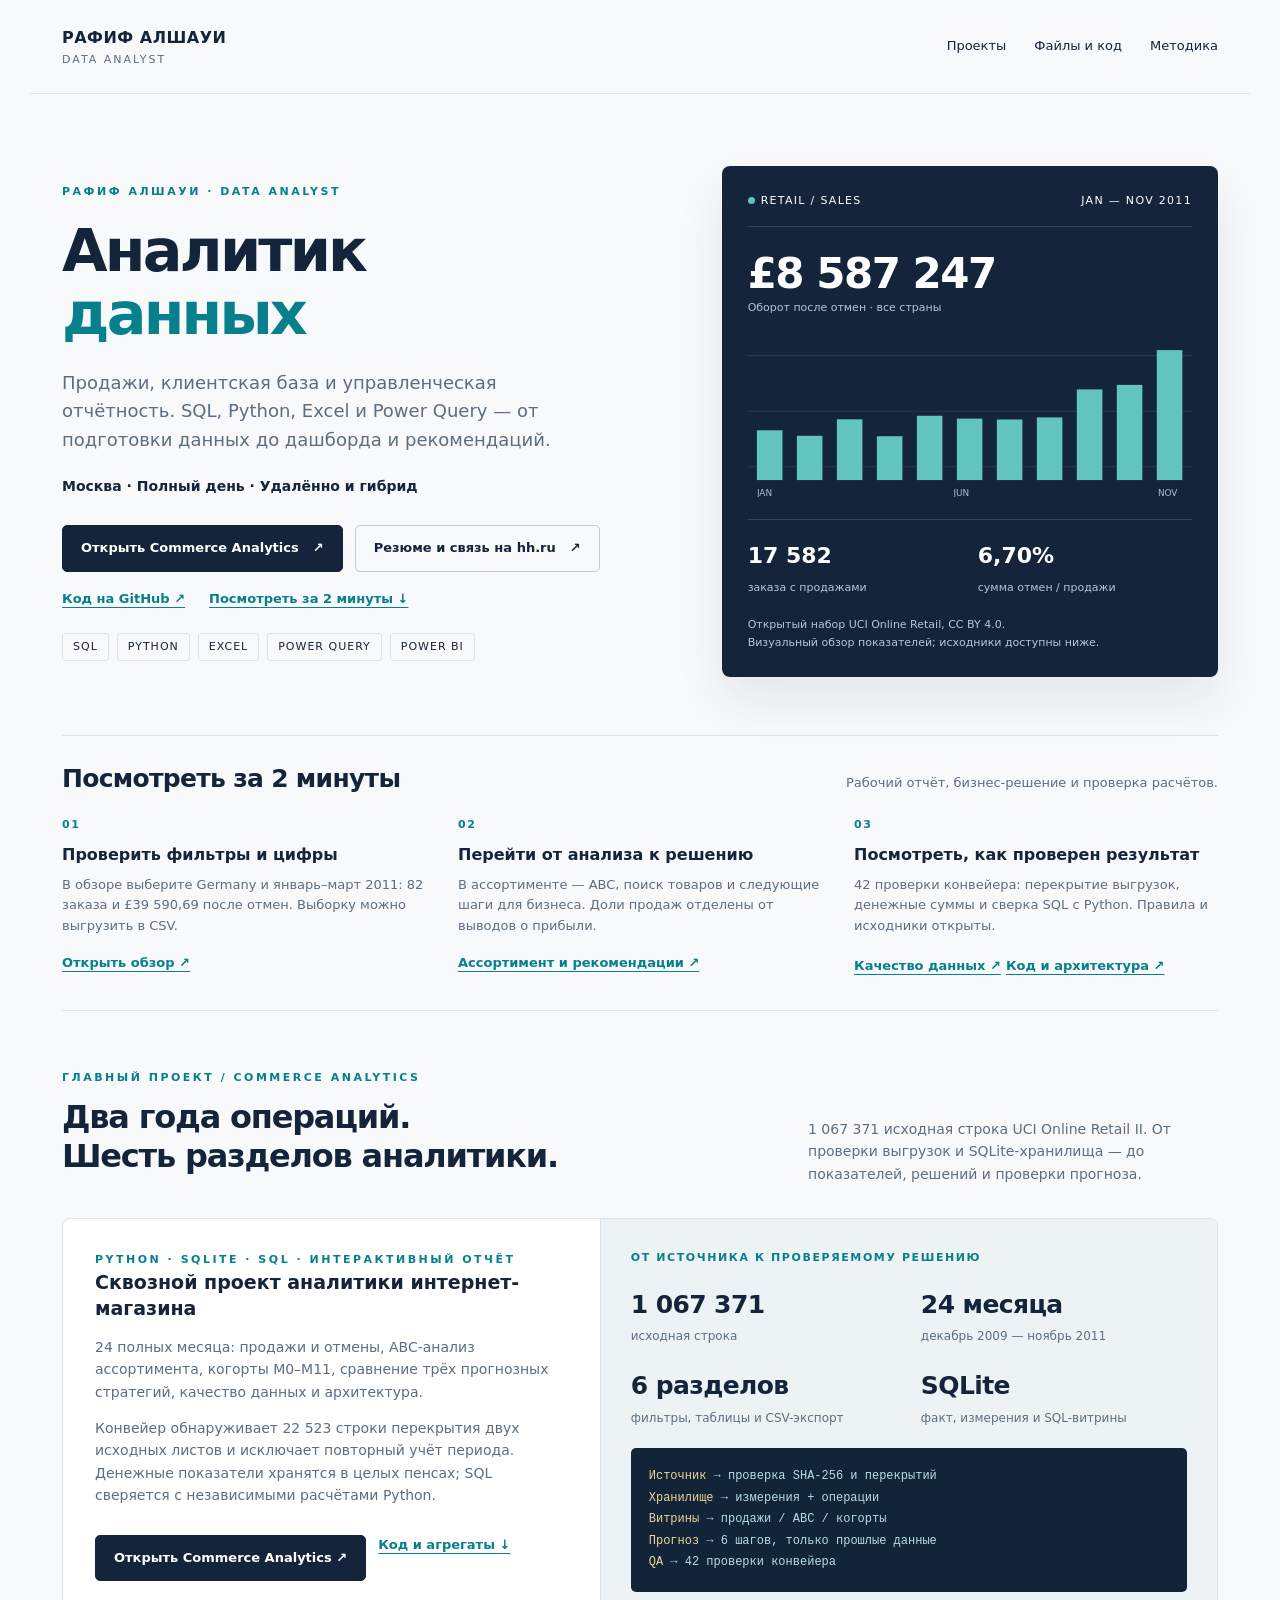
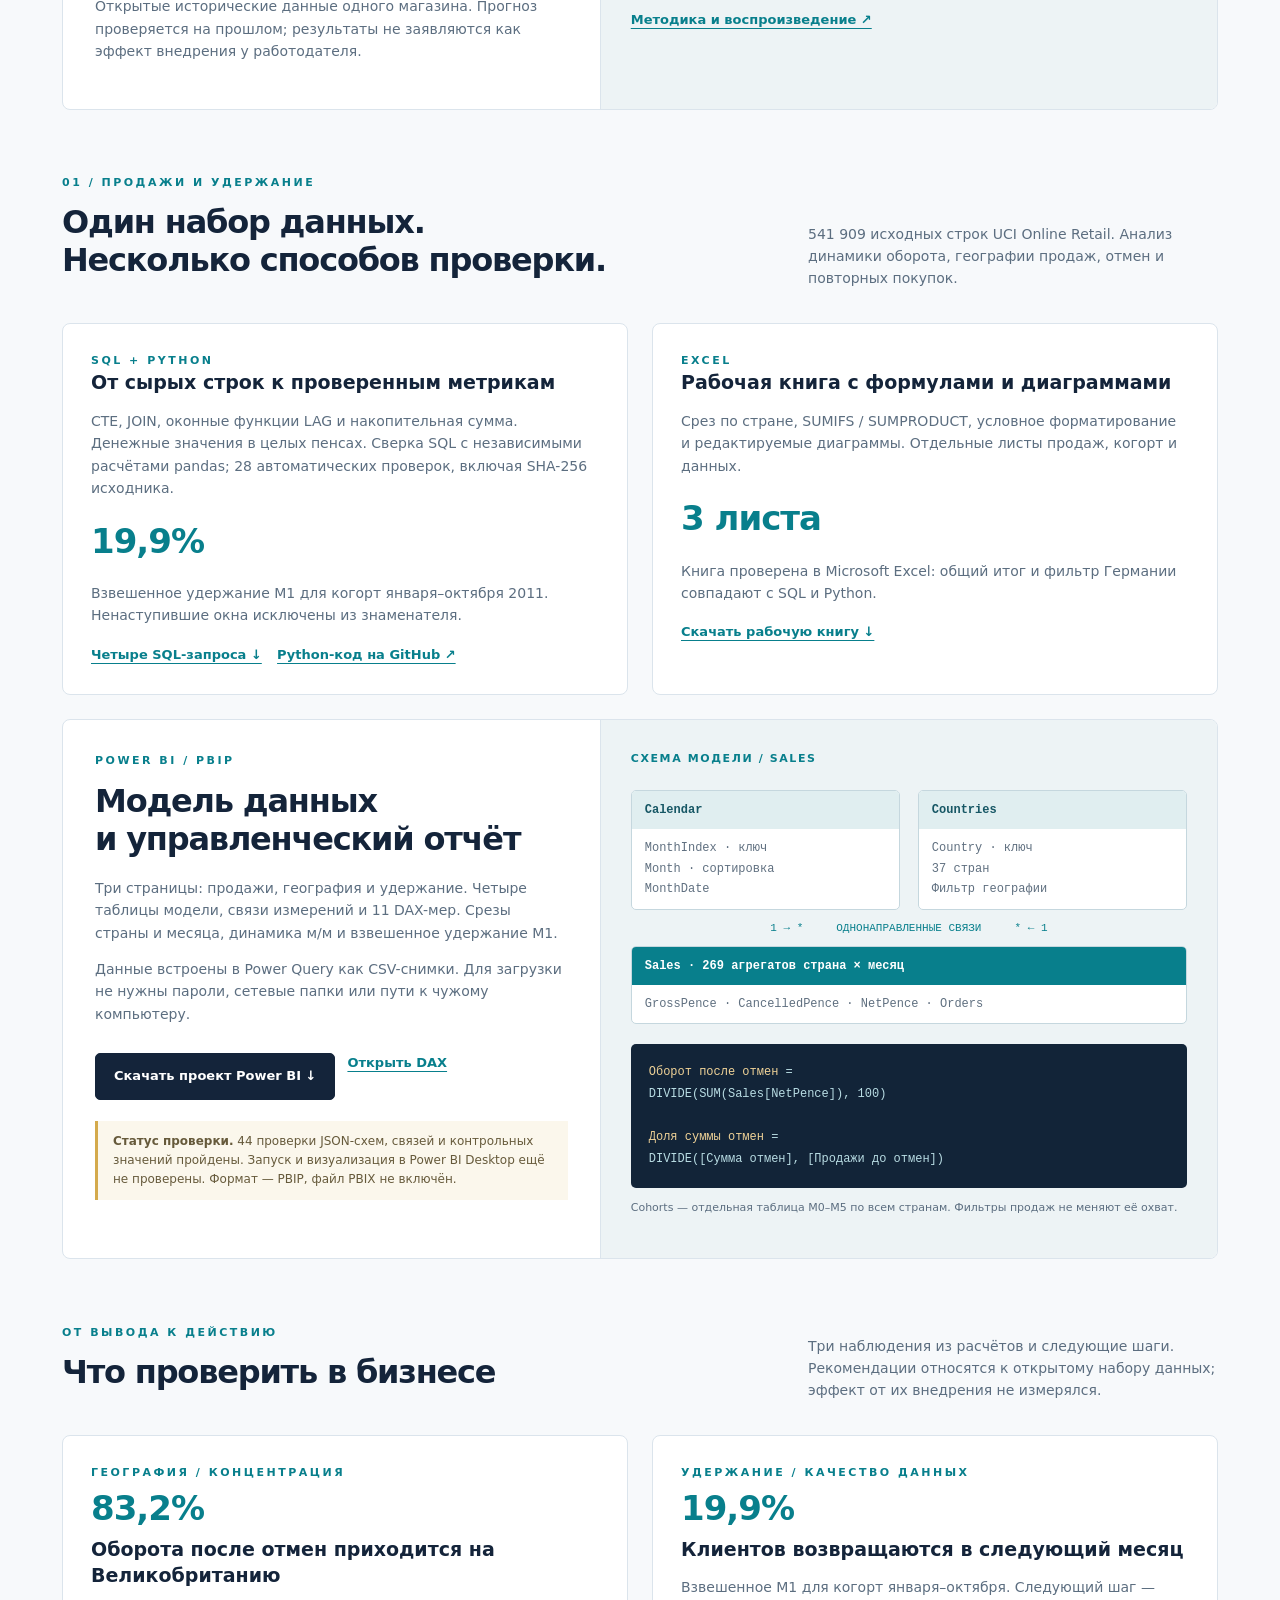
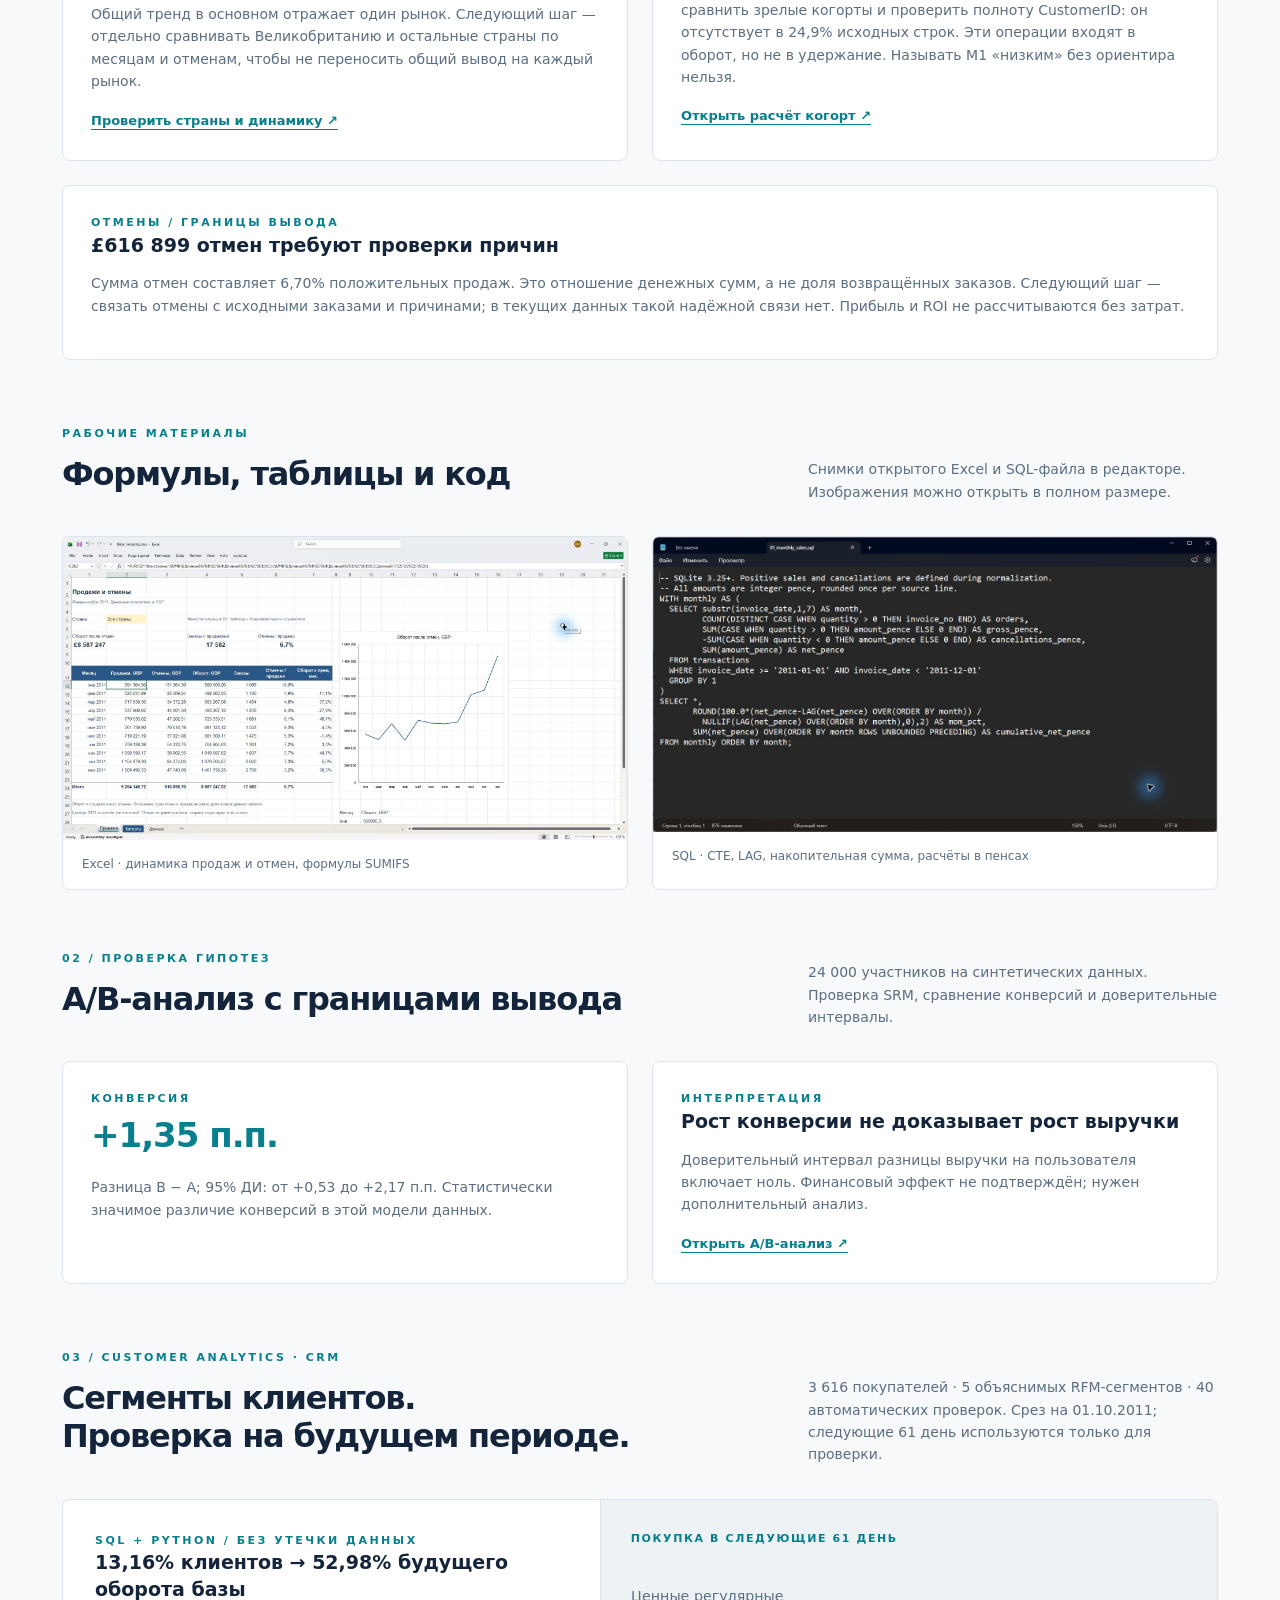
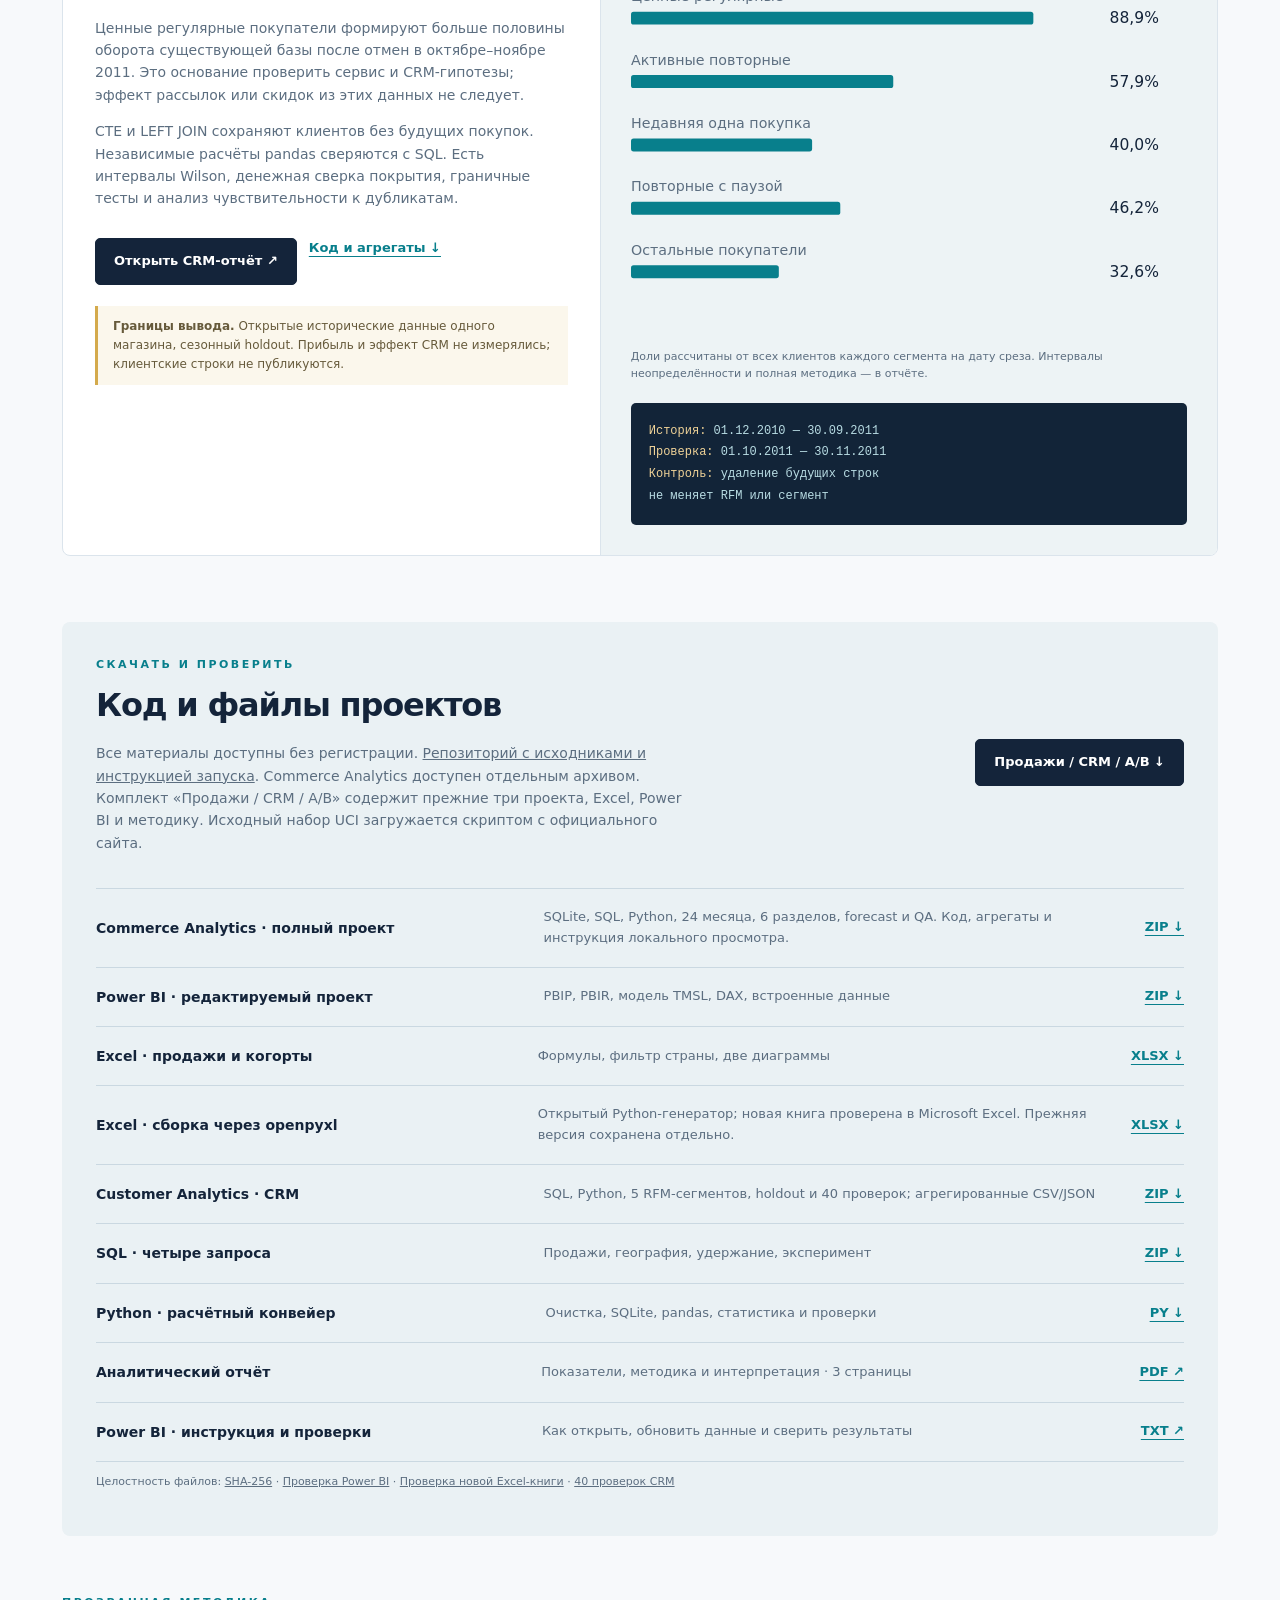
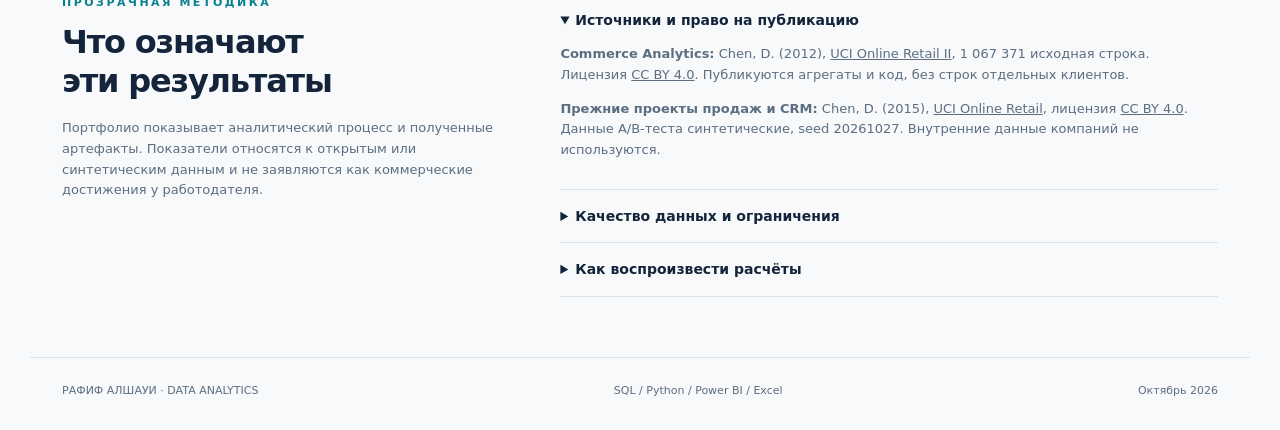
<file: index.html>
<!doctype html>
<html lang="ru"><head><meta charset="utf-8"><meta name="viewport" content="width=device-width,initial-scale=1">
<title>Рафиф Алшауи — аналитика данных</title><meta name="description" content="Рафиф Алшауи — аналитик данных. Москва, полный день, удалённо и гибрид. SQL, Python, Excel, Power Query. Интерактивные проекты, открытый код и резюме на hh.ru.">
<meta property="og:title" content="Рафиф Алшауи — аналитика данных"><meta property="og:description" content="От исходных данных до проверяемых выводов. Power BI, SQL, Python и Excel.">
<style>
:root{--ink:#14243a;--muted:#5c6e80;--accent:#087f8c;--line:#dbe4ec;--paper:#f7f9fb;--gold:#d6a745}*{box-sizing:border-box}html{scroll-behavior:smooth}body{margin:0;color:var(--ink);background:var(--paper);font:16px/1.6 'Segoe UI',system-ui,sans-serif}a{color:inherit}button,a{touch-action:manipulation}a:focus-visible,button:focus-visible,summary:focus-visible{outline:3px solid var(--gold);outline-offset:5px}header,main,footer{max-width:1220px;margin:auto;padding-left:32px;padding-right:32px}header{display:flex;align-items:center;justify-content:space-between;padding-top:25px;padding-bottom:25px;border-bottom:1px solid var(--line)}.name{font-weight:750;letter-spacing:.5px;text-decoration:none}.name span{display:block;font-size:11px;font-weight:500;letter-spacing:2px;color:var(--muted)}nav{display:flex;gap:28px;font-size:13px}nav a{text-decoration:none}nav a:hover{color:var(--accent)}.hero{display:grid;grid-template-columns:1.2fr 1fr;gap:64px;align-items:center;padding:72px 0 58px}.kicker{font-size:11px;font-weight:750;letter-spacing:2.5px;color:var(--accent);text-transform:uppercase}h1{font-size:clamp(38px,4.6vw,62px);line-height:1.07;letter-spacing:-2.8px;font-weight:650;margin:18px 0 24px}h1 em{font-style:normal;color:var(--accent)}h2{font-size:32px;letter-spacing:-1.2px;line-height:1.2;margin:12px 0 18px;font-weight:650}h3{font-size:19px;line-height:1.4;margin:0 0 10px}.intro{font-size:18px;color:var(--muted);max-width:540px}.actions{display:flex;flex-wrap:wrap;gap:12px;margin-top:28px}.button{padding:12px 18px;background:var(--ink);color:#fff;border:1px solid var(--ink);border-radius:5px;font-size:13px;font-weight:650;text-decoration:none;display:inline-flex;gap:14px;align-items:center}.button:hover{background:var(--accent);border-color:var(--accent)}.button.light{background:transparent;color:var(--ink);border-color:#bccbd7}.button.light:hover{border-color:var(--accent)}.tags{display:flex;gap:8px;flex-wrap:wrap;margin-top:28px}.tag{font-size:11px;letter-spacing:1px;border:1px solid var(--line);padding:4px 10px;border-radius:3px}.report-preview{padding:26px;background:var(--ink);color:#fff;border-radius:8px;box-shadow:0 24px 50px #14243a15}.report-preview .tiny{color:#b4c8d7}.preview-head{display:flex;justify-content:space-between;align-items:center;border-bottom:1px solid #ffffff25;padding-bottom:16px;font-size:11px;letter-spacing:1.3px}.dot{width:7px;height:7px;display:inline-block;border-radius:50%;background:#60c5bf;margin-right:6px}.big{font-size:42px;line-height:1.2;font-weight:600;letter-spacing:-1.5px;margin-top:22px}.tiny{font-size:11px;color:var(--muted)}.mini-grid{display:grid;grid-template-columns:1fr 1fr;gap:16px;margin-top:22px;border-top:1px solid #ffffff25;padding-top:18px}.mini-grid b{display:block;font-size:22px;font-weight:550}.report-preview svg{width:100%;margin-top:22px;display:block}.strip{display:grid;grid-template-columns:repeat(3,1fr);gap:32px;border-top:1px solid var(--line);border-bottom:1px solid var(--line);padding:25px 0;margin-bottom:60px}.strip b{display:block;font-size:14px}.strip span{font-size:12px;color:var(--muted)}section{scroll-margin-top:26px}.section-head{display:flex;justify-content:space-between;gap:30px;align-items:flex-end;margin-bottom:25px}.section-head p{max-width:410px;color:var(--muted);font-size:14px;margin:0 0 8px}.feature{margin-top:24px;display:grid;grid-template-columns:1fr 1.15fr;gap:0;background:#fff;border:1px solid var(--line);border-radius:8px;overflow:hidden}.feature-copy{padding:32px}.feature-copy p{font-size:14px;color:var(--muted)}.feature-art{padding:30px;background:#edf3f5;border-left:1px solid var(--line)}.model-label{font-size:11px;letter-spacing:1.6px;font-weight:700;margin-bottom:22px;color:var(--accent)}.model{display:grid;grid-template-columns:1fr 1fr;gap:18px}.table{background:#fff;border:1px solid #c5d7de;border-radius:5px;overflow:hidden;font:12px/1.7 Consolas,monospace}.table b{display:block;background:#e0eef0;color:#175765;padding:9px 13px}.table p{margin:0;padding:9px 13px;color:#607080}.table.fact{grid-column:1/-1}.table.fact b{background:var(--accent);color:white}.relation{text-align:center;font:11px Consolas,monospace;color:var(--accent);margin:12px 0}.code{background:#122438;color:#b8dce3;padding:18px;border-radius:5px;font:12px/1.8 Consolas,monospace;overflow:auto;white-space:pre-wrap;word-break:break-word;margin-top:20px}.code strong{color:#efd297;font-weight:normal}.status{border-left:3px solid #d4aa4c;padding:11px 15px;background:#fbf7ec;font-size:12px;color:#665a3b;margin-top:21px}.cards{display:grid;grid-template-columns:1fr 1fr;gap:24px;margin-top:24px}.case{background:#fff;border:1px solid var(--line);border-radius:8px;padding:28px}.case p{font-size:14px;color:var(--muted)}.case .metric{font-size:34px;color:var(--accent);font-weight:600;letter-spacing:-1px}.textlink{font-size:13px;color:var(--accent);font-weight:600;text-underline-offset:4px}.evidence{padding-top:65px}.shots{display:grid;grid-template-columns:1fr 1fr;gap:24px}.shot{margin:0;border:1px solid var(--line);border-radius:7px;background:white;overflow:hidden}.shot a{display:block}.shot img{width:100%;display:block;height:auto}.shot figcaption{padding:15px 19px;font-size:12px;color:var(--muted)}.download-section{margin:66px 0 0;padding:34px;background:#eaf1f4;border-radius:8px}.download-top{display:flex;gap:30px;align-items:center;justify-content:space-between}.download-top p{font-size:14px;color:var(--muted);max-width:600px}.download-list{margin-top:20px;border-top:1px solid #cad8e1}.download-row{display:grid;grid-template-columns:1.1fr 1.5fr auto;align-items:center;gap:25px;padding:18px 0;border-bottom:1px solid #cad8e1;font-size:13px}.download-row strong{font-size:14px}.download-row span{color:var(--muted)}.download-row a{color:var(--accent);font-weight:700;text-underline-offset:4px;white-space:nowrap}.method{margin-top:58px;display:grid;grid-template-columns:.8fr 1.2fr;gap:60px}.method p,.method li{font-size:13px;color:var(--muted)}.method ul{padding-left:20px}.method li{margin:9px 0}details{border-bottom:1px solid var(--line);padding:15px 0}summary{cursor:pointer;font-size:14px;font-weight:600}footer{margin-top:60px;border-top:1px solid var(--line);padding-top:24px;padding-bottom:30px;display:flex;justify-content:space-between;gap:25px;font-size:11px;color:var(--muted)}@media(max-width:900px){.hero{gap:30px}.hero h1{font-size:45px}.feature{grid-template-columns:1fr}.feature-art{border-left:0;border-top:1px solid var(--line)}.method{gap:25px}.download-top{display:block}}@media(max-width:640px){header,main,footer{padding-left:20px;padding-right:20px}header{align-items:start}nav{gap:16px;font-size:12px}nav a:first-child{display:none}.hero{grid-template-columns:1fr;padding:40px 0;gap:30px}.hero h1{font-size:43px;letter-spacing:-2px}.intro{font-size:16px}.strip{grid-template-columns:1fr;gap:15px;margin-bottom:40px}.section-head{display:block}.section-head p{margin-top:15px}.cards,.shots,.method{grid-template-columns:1fr}.feature-copy,.feature-art,.case,.download-section{padding:23px}.download-row{grid-template-columns:1fr auto;gap:8px}.download-row span{grid-column:1/-1;grid-row:2}.download-row strong{font-size:13px}.method{gap:10px}footer{display:block}footer span{display:block;margin-top:7px}h2{font-size:28px}}

/* commerce-integration:style */
.commerce-feature{margin-bottom:64px}.commerce-stats{display:grid;grid-template-columns:1fr 1fr;gap:24px}.commerce-stats b{display:block;font-size:25px;letter-spacing:-.6px;line-height:1.3}.commerce-stats span{display:block;color:var(--muted);font-size:12px;margin-top:6px}.commerce-feature .feature-art .textlink{display:inline-block;margin-top:18px}@media(max-width:640px){.commerce-stats{gap:22px 15px}.commerce-stats b{font-size:21px}.commerce-feature{margin-bottom:44px}}

/* Recruiter overview: role, availability and a short evidence route. */
.availability{margin:20px 0 0;font-size:14px;font-weight:650;color:var(--ink)}.support-links{display:flex;flex-wrap:wrap;gap:12px 24px;margin-top:17px}.hero .tags{margin-top:23px}.quick-tour{border-top:1px solid var(--line);border-bottom:1px solid var(--line);padding:28px 0 32px;margin-bottom:58px}.tour-heading{display:flex;gap:24px;align-items:baseline;justify-content:space-between;margin-bottom:22px}.tour-heading h2{font-size:25px;letter-spacing:-.7px;margin:0}.tour-heading p{font-size:13px;color:var(--muted);margin:0}.tour-list{list-style:none;padding:0;margin:0;display:grid;grid-template-columns:repeat(3,minmax(0,1fr));gap:32px}.tour-list li{min-width:0}.tour-number{display:block;color:var(--accent);font-size:11px;font-weight:750;letter-spacing:1.5px;margin-bottom:10px}.tour-list h3{font-size:16px;line-height:1.35;margin-bottom:9px}.tour-list p{font-size:13px;line-height:1.6;color:var(--muted);margin:0 0 12px}.tour-code{display:inline-block;margin-top:7px;margin-left:0}@media(max-width:900px){.tour-heading{display:block}.tour-heading p{margin-top:8px}.tour-list{gap:22px}}@media(max-width:640px){.hero .actions .button{width:100%;justify-content:space-between}.availability{line-height:1.7}.tour-list{grid-template-columns:1fr;gap:25px}.quick-tour{margin-bottom:40px;padding:24px 0}.tour-heading h2{font-size:24px}.support-links{gap:12px 20px}}
</style></head><body>
<header><a href="#" class="name">РАФИФ АЛШАУИ<span>DATA ANALYST</span></a><nav aria-label="Навигация"><a href="#commerce">Проекты</a><a href="#files">Файлы и код</a><a href="#method">Методика</a></nav></header>
<main>
<section class="hero"><div><div class="kicker">Рафиф Алшауи · Data Analyst</div><h1>Аналитик<br><em>данных</em></h1><p class="intro">Продажи, клиентская база и управленческая отчётность. SQL, Python, Excel и Power Query — от подготовки данных до дашборда и рекомендаций.</p><p class="availability">Москва · Полный день · Удалённо и гибрид</p><div class="actions"><!-- commerce-integration:hero:start --><a class="button" href="commerce_platform/">Открыть Commerce Analytics <span>↗</span></a><!-- commerce-integration:hero:end --><a class="button light" href="https://hh.ru/resume/2a6c4483ff1150b8ce0039ed1f717246704a79" target="_blank" rel="noopener">Резюме и связь на hh.ru <span>↗</span></a></div><div class="support-links"><a class="textlink" href="https://github.com/ManhalRR/Rafif">Код на GitHub ↗</a><a class="textlink" href="#quick-tour">Посмотреть за 2 минуты ↓</a></div><div class="tags"><span class="tag">SQL</span><span class="tag">PYTHON</span><span class="tag">EXCEL</span><span class="tag">POWER QUERY</span><span class="tag">POWER BI</span></div></div>
<div class="report-preview" aria-label="Контрольные показатели проекта продаж"><div class="preview-head"><span><i class="dot"></i>RETAIL / SALES</span><span>JAN — NOV 2011</span></div><div class="big">£8 587 247</div><div class="tiny">Оборот после отмен · все страны</div><svg viewBox="0 0 400 142" role="img" aria-label="Динамика оборота, январь–ноябрь 2011"><path d="M0 115H400M0 65H400M0 15H400" stroke="#ffffff16"/><g fill="#62c4bf"><rect x="8" y="82.18" width="23" height="44.82"/><rect x="44" y="87.13" width="23" height="39.87"/><rect x="80" y="72.31" width="23" height="54.69"/><rect x="116" y="87.52" width="23" height="39.48"/><rect x="152" y="69.10" width="23" height="57.90"/><rect x="188" y="71.68" width="23" height="55.32"/><rect x="224" y="72.47" width="23" height="54.53"/><rect x="260" y="70.59" width="23" height="56.41"/><rect x="296" y="45.38" width="23" height="81.62"/><rect x="332" y="41.30" width="23" height="85.70"/><rect x="368" y="10.00" width="23" height="117.00"/></g><text x="8" y="141" fill="#aabfcf" font-size="8">JAN</text><text x="185" y="141" fill="#aabfcf" font-size="8">JUN</text><text x="369" y="141" fill="#aabfcf" font-size="8">NOV</text></svg><div class="mini-grid"><div><b>17 582</b><span class="tiny">заказа с продажами</span></div><div><b>6,70%</b><span class="tiny">сумма отмен / продажи</span></div></div><p class="tiny" style="margin:18px 0 0">Открытый набор UCI Online Retail, CC BY 4.0.<br>Визуальный обзор показателей; исходники доступны ниже.</p></div></section>
<section id="quick-tour" class="quick-tour" aria-labelledby="tour-title"><div class="tour-heading"><h2 id="tour-title">Посмотреть за 2 минуты</h2><p>Рабочий отчёт, бизнес-решение и проверка расчётов.</p></div><ol class="tour-list"><li><span class="tour-number">01</span><h3>Проверить фильтры и цифры</h3><p>В обзоре выберите Germany и январь–март 2011: 82 заказа и £39 590,69 после отмен. Выборку можно выгрузить в CSV.</p><a class="textlink" href="commerce_platform/#overview">Открыть обзор ↗</a></li><li><span class="tour-number">02</span><h3>Перейти от анализа к решению</h3><p>В ассортименте — ABC, поиск товаров и следующие шаги для бизнеса. Доли продаж отделены от выводов о прибыли.</p><a class="textlink" href="commerce_platform/#products">Ассортимент и рекомендации ↗</a></li><li><span class="tour-number">03</span><h3>Посмотреть, как проверен результат</h3><p>42 проверки конвейера: перекрытие выгрузок, денежные суммы и сверка SQL с Python. Правила и исходники открыты.</p><a class="textlink" href="commerce_platform/#quality">Качество данных ↗</a> <a class="textlink tour-code" href="commerce_platform/#architecture">Код и архитектура ↗</a></li></ol></section>
<!-- commerce-integration:feature:start -->
<section id="commerce" class="commerce-feature">
<div class="section-head"><div><div class="kicker">Главный проект / Commerce Analytics</div><h2>Два года операций.<br>Шесть разделов аналитики.</h2></div><p>1 067 371 исходная строка UCI Online Retail II. От проверки выгрузок и SQLite-хранилища — до показателей, решений и проверки прогноза.</p></div>
<article class="feature"><div class="feature-copy"><div class="kicker">PYTHON · SQLITE · SQL · ИНТЕРАКТИВНЫЙ ОТЧЁТ</div><h3>Сквозной проект аналитики интернет-магазина</h3><p>24 полных месяца: продажи и отмены, ABC-анализ ассортимента, когорты M0–M11, сравнение трёх прогнозных стратегий, качество данных и архитектура.</p><p>Конвейер обнаруживает 22 523 строки перекрытия двух исходных листов и исключает повторный учёт периода. Денежные показатели хранятся в целых пенсах; SQL сверяется с независимыми расчётами Python.</p><div class="actions"><a class="button" href="commerce_platform/">Открыть Commerce Analytics ↗</a><a class="textlink" href="downloads/Commerce_Analytics_Platform.zip" download>Код и агрегаты ↓</a></div><p class="tiny">Открытые исторические данные одного магазина. Прогноз проверяется на прошлом; результаты не заявляются как эффект внедрения у работодателя.</p></div><div class="feature-art"><div class="model-label">ОТ ИСТОЧНИКА К ПРОВЕРЯЕМОМУ РЕШЕНИЮ</div><div class="commerce-stats"><div><b>1 067 371</b><span>исходная строка</span></div><div><b>24 месяца</b><span>декабрь 2009 — ноябрь 2011</span></div><div><b>6 разделов</b><span>фильтры, таблицы и CSV-экспорт</span></div><div><b>SQLite</b><span>факт, измерения и SQL-витрины</span></div></div><div class="code"><strong>Источник</strong> → проверка SHA-256 и перекрытий<br><strong>Хранилище</strong> → измерения + операции<br><strong>Витрины</strong> → продажи / ABC / когорты<br><strong>Прогноз</strong> → 6 шагов, только прошлые данные<br><strong>QA</strong> → <span data-commerce-core-checks>42</span> проверки конвейера</div><a class="textlink" href="commerce_platform/README.md">Методика и воспроизведение ↗</a></div></article>
</section>
<!-- commerce-integration:feature:end -->
<section id="projects"><div class="section-head"><div><div class="kicker">01 / Продажи и удержание</div><h2>Один набор данных.<br>Несколько способов проверки.</h2></div><p>541 909 исходных строк UCI Online Retail. Анализ динамики оборота, географии продаж, отмен и повторных покупок.</p></div>
<div class="cards"><article class="case"><div class="kicker">SQL + PYTHON</div><h3>От сырых строк к проверенным метрикам</h3><p>CTE, JOIN, оконные функции LAG и накопительная сумма. Денежные значения в целых пенсах. Сверка SQL с независимыми расчётами pandas; 28 автоматических проверок, включая SHA-256 исходника.</p><div class="metric">19,9%</div><p>Взвешенное удержание M1 для когорт января–октября 2011. Ненаступившие окна исключены из знаменателя.</p><a class="textlink" href="downloads/SQL_queries.zip" download>Четыре SQL-запроса ↓</a> &nbsp; <a class="textlink" href="https://github.com/ManhalRR/Rafif/blob/main/analyze.py">Python-код на GitHub ↗</a></article><article class="case"><div class="kicker">EXCEL</div><h3>Рабочая книга с формулами и диаграммами</h3><p>Срез по стране, SUMIFS / SUMPRODUCT, условное форматирование и редактируемые диаграммы. Отдельные листы продаж, когорт и данных.</p><div class="metric">3 листа</div><p>Книга проверена в Microsoft Excel: общий итог и фильтр Германии совпадают с SQL и Python.</p><a class="textlink" href="downloads/Retail_Analytics.xlsx" download>Скачать рабочую книгу ↓</a></article></div>
<article class="feature"><div class="feature-copy"><div class="kicker">POWER BI / PBIP</div><h2>Модель данных<br>и управленческий отчёт</h2><p>Три страницы: продажи, география и удержание. Четыре таблицы модели, связи измерений и 11 DAX-мер. Срезы страны и месяца, динамика м/м и взвешенное удержание M1.</p><p>Данные встроены в Power Query как CSV-снимки. Для загрузки не нужны пароли, сетевые папки или пути к чужому компьютеру.</p><div class="actions"><a class="button" href="downloads/PowerBI_Retail_Analytics.zip" download>Скачать проект Power BI ↓</a><a class="textlink" href="downloads/measures.dax">Открыть DAX</a></div><div class="status"><b>Статус проверки.</b> 44 проверки JSON-схем, связей и контрольных значений пройдены. Запуск и визуализация в Power BI Desktop ещё не проверены. Формат — PBIP, файл PBIX не включён.</div></div><div class="feature-art"><div class="model-label">СХЕМА МОДЕЛИ / SALES</div><div class="model"><div class="table"><b>Calendar</b><p>MonthIndex · ключ<br>Month · сортировка<br>MonthDate</p></div><div class="table"><b>Countries</b><p>Country · ключ<br>37 стран<br>Фильтр географии</p></div></div><div class="relation">1 → * &nbsp;&nbsp;&nbsp; ОДНОНАПРАВЛЕННЫЕ СВЯЗИ &nbsp;&nbsp;&nbsp; * ← 1</div><div class="table fact"><b>Sales · 269 агрегатов страна × месяц</b><p>GrossPence · CancelledPence · NetPence · Orders</p></div><div class="code"><strong>Оборот после отмен</strong> =
DIVIDE(SUM(Sales[NetPence]), 100)

<strong>Доля суммы отмен</strong> =
DIVIDE([Сумма отмен], [Продажи до отмен])</div><p class="tiny">Cohorts — отдельная таблица M0–M5 по всем странам. Фильтры продаж не меняют её охват.</p></div></article>
</section>
<section class="evidence" id="decisions"><div class="section-head"><div><div class="kicker">От вывода к действию</div><h2>Что проверить в бизнесе</h2></div><p>Три наблюдения из расчётов и следующие шаги. Рекомендации относятся к открытому набору данных; эффект от их внедрения не измерялся.</p></div>
<div class="cards"><article class="case"><div class="kicker">ГЕОГРАФИЯ / КОНЦЕНТРАЦИЯ</div><div class="metric">83,2%</div><h3>Оборота после отмен приходится на Великобританию</h3><p>Общий тренд в основном отражает один рынок. Следующий шаг — отдельно сравнивать Великобританию и остальные страны по месяцам и отменам, чтобы не переносить общий вывод на каждый рынок.</p><a class="textlink" href="analytics.html">Проверить страны и динамику ↗</a></article>
<article class="case"><div class="kicker">УДЕРЖАНИЕ / КАЧЕСТВО ДАННЫХ</div><div class="metric">19,9%</div><h3>Клиентов возвращаются в следующий месяц</h3><p>Взвешенное M1 для когорт января–октября. Следующий шаг — сравнить зрелые когорты и проверить полноту CustomerID: он отсутствует в 24,9% исходных строк. Эти операции входят в оборот, но не в удержание. Называть M1 «низким» без ориентира нельзя.</p><a class="textlink" href="https://github.com/ManhalRR/Rafif/blob/main/sql/03_cohort_retention.sql">Открыть расчёт когорт ↗</a></article></div>
<article class="case" style="margin-top:24px"><div class="kicker">ОТМЕНЫ / ГРАНИЦЫ ВЫВОДА</div><h3>£616 899 отмен требуют проверки причин</h3><p>Сумма отмен составляет 6,70% положительных продаж. Это отношение денежных сумм, а не доля возвращённых заказов. Следующий шаг — связать отмены с исходными заказами и причинами; в текущих данных такой надёжной связи нет. Прибыль и ROI не рассчитываются без затрат.</p></article></section>
<section class="evidence"><div class="section-head"><div><div class="kicker">Рабочие материалы</div><h2>Формулы, таблицы и код</h2></div><p>Снимки открытого Excel и SQL-файла в редакторе. Изображения можно открыть в полном размере.</p></div><div class="shots"><figure class="shot"><a href="images/01_excel_sales.png" target="_blank" rel="noopener"><img src="images/01_excel_sales.png" alt="Microsoft Excel: продажи, выбор страны, формулы и диаграмма" loading="lazy"></a><figcaption>Excel · динамика продаж и отмен, формулы SUMIFS</figcaption></figure><figure class="shot"><a href="images/03_sql_monthly_sales.png" target="_blank" rel="noopener"><img src="images/03_sql_monthly_sales.png" alt="SQL-запрос месячных продаж в текстовом редакторе: CTE и оконные функции" loading="lazy"></a><figcaption>SQL · CTE, LAG, накопительная сумма, расчёты в пенсах</figcaption></figure></div></section>
<section style="margin-top:60px"><div class="section-head"><div><div class="kicker">02 / Проверка гипотез</div><h2>A/B-анализ с границами вывода</h2></div><p>24 000 участников на синтетических данных. Проверка SRM, сравнение конверсий и доверительные интервалы.</p></div><div class="cards" style="margin-top:0"><article class="case"><div class="kicker">КОНВЕРСИЯ</div><div class="metric">+1,35 п.п.</div><p>Разница B − A; 95% ДИ: от +0,53 до +2,17 п.п. Статистически значимое различие конверсий в этой модели данных.</p></article><article class="case"><div class="kicker">ИНТЕРПРЕТАЦИЯ</div><h3>Рост конверсии не доказывает рост выручки</h3><p>Доверительный интервал разницы выручки на пользователя включает ноль. Финансовый эффект не подтверждён; нужен дополнительный анализ.</p><a class="textlink" href="analytics.html#experiment">Открыть A/B-анализ ↗</a></article></div></section>
<section class="evidence" id="crm"><div class="section-head"><div><div class="kicker">03 / Customer Analytics · CRM</div><h2>Сегменты клиентов.<br>Проверка на будущем периоде.</h2></div><p>3 616 покупателей · 5 объяснимых RFM-сегментов · 40 автоматических проверок. Срез на 01.10.2011; следующие 61 день используются только для проверки.</p></div>
<article class="feature"><div class="feature-copy"><div class="kicker">SQL + PYTHON / БЕЗ УТЕЧКИ ДАННЫХ</div><h3>13,16% клиентов → 52,98% будущего оборота базы</h3><p>Ценные регулярные покупатели формируют больше половины оборота существующей базы после отмен в октябре–ноябре 2011. Это основание проверить сервис и CRM-гипотезы; эффект рассылок или скидок из этих данных не следует.</p><p>CTE и LEFT JOIN сохраняют клиентов без будущих покупок. Независимые расчёты pandas сверяются с SQL. Есть интервалы Wilson, денежная сверка покрытия, граничные тесты и анализ чувствительности к дубликатам.</p><div class="actions"><a class="button" href="customer_analytics/index.html">Открыть CRM-отчёт ↗</a><a class="textlink" href="downloads/Customer_Analytics_Source.zip" download>Код и агрегаты ↓</a></div><div class="status"><b>Границы вывода.</b> Открытые исторические данные одного магазина, сезонный holdout. Прибыль и эффект CRM не измерялись; клиентские строки не публикуются.</div></div><div class="feature-art"><div class="model-label">ПОКУПКА В СЛЕДУЮЩИЕ 61 ДЕНЬ</div><svg viewBox="0 0 430 278" role="img" aria-label="Доли клиентов с положительной покупкой в holdout по пяти RFM-сегментам"><text x="0" y="25" fill="#5c6e80" font-size="11">Ценные регулярные</text><rect x="0" y="33" width="311.03" height="10" rx="2" fill="#087f8c"/><text x="370" y="42" fill="#14243a" font-size="12">88,9%</text><text x="0" y="74" fill="#5c6e80" font-size="11">Активные повторные</text><rect x="0" y="82" width="202.73" height="10" rx="2" fill="#087f8c"/><text x="370" y="91" fill="#14243a" font-size="12">57,9%</text><text x="0" y="123" fill="#5c6e80" font-size="11">Недавняя одна покупка</text><rect x="0" y="131" width="140.00" height="10" rx="2" fill="#087f8c"/><text x="370" y="140" fill="#14243a" font-size="12">40,0%</text><text x="0" y="172" fill="#5c6e80" font-size="11">Повторные с паузой</text><rect x="0" y="180" width="161.78" height="10" rx="2" fill="#087f8c"/><text x="370" y="189" fill="#14243a" font-size="12">46,2%</text><text x="0" y="221" fill="#5c6e80" font-size="11">Остальные покупатели</text><rect x="0" y="229" width="114.27" height="10" rx="2" fill="#087f8c"/><text x="370" y="238" fill="#14243a" font-size="12">32,6%</text></svg><p class="tiny">Доли рассчитаны от всех клиентов каждого сегмента на дату среза. Интервалы неопределённости и полная методика — в отчёте.</p><div class="code"><strong>История:</strong> 01.12.2010 — 30.09.2011<br><strong>Проверка:</strong> 01.10.2011 — 30.11.2011<br><strong>Контроль:</strong> удаление будущих строк<br>не меняет RFM или сегмент</div></div></article></section>
<section id="files" class="download-section"><div class="download-top"><div><div class="kicker">Скачать и проверить</div><h2>Код и файлы проектов</h2><p>Все материалы доступны без регистрации. <a href="https://github.com/ManhalRR/Rafif">Репозиторий с исходниками и инструкцией запуска</a>. Commerce Analytics доступен отдельным архивом. Комплект «Продажи / CRM / A/B» содержит прежние три проекта, Excel, Power BI и методику. Исходный набор UCI загружается скриптом с официального сайта.</p></div><a class="button" href="downloads/Rafif_Analytics_Source.zip" download>Продажи / CRM / A/B ↓</a></div><div class="download-list">
<!-- commerce-integration:download:start --><div class="download-row"><strong>Commerce Analytics · полный проект</strong><span>SQLite, SQL, Python, 24 месяца, 6 разделов, forecast и QA. Код, агрегаты и инструкция локального просмотра.</span><a href="downloads/Commerce_Analytics_Platform.zip" download>ZIP ↓</a></div><!-- commerce-integration:download:end -->

<div class="download-row"><strong>Power BI · редактируемый проект</strong><span>PBIP, PBIR, модель TMSL, DAX, встроенные данные</span><a href="downloads/PowerBI_Retail_Analytics.zip" download>ZIP ↓</a></div>
<div class="download-row"><strong>Excel · продажи и когорты</strong><span>Формулы, фильтр страны, две диаграммы</span><a href="downloads/Retail_Analytics.xlsx" download>XLSX ↓</a></div>
<div class="download-row"><strong>Excel · сборка через openpyxl</strong><span>Открытый Python-генератор; новая книга проверена в Microsoft Excel. Прежняя версия сохранена отдельно.</span><a href="downloads/Retail_Analytics_Openpyxl.xlsx" download>XLSX ↓</a></div>
<div class="download-row"><strong>Customer Analytics · CRM</strong><span>SQL, Python, 5 RFM-сегментов, holdout и 40 проверок; агрегированные CSV/JSON</span><a href="downloads/Customer_Analytics_Source.zip" download>ZIP ↓</a></div>
<div class="download-row"><strong>SQL · четыре запроса</strong><span>Продажи, география, удержание, эксперимент</span><a href="downloads/SQL_queries.zip" download>ZIP ↓</a></div>
<div class="download-row"><strong>Python · расчётный конвейер</strong><span>Очистка, SQLite, pandas, статистика и проверки</span><a href="downloads/analyze.py" download>PY ↓</a></div>
<div class="download-row"><strong>Аналитический отчёт</strong><span>Показатели, методика и интерпретация · 3 страницы</span><a href="downloads/Analytics_Report.pdf">PDF ↗</a></div>
<div class="download-row"><strong>Power BI · инструкция и проверки</strong><span>Как открыть, обновить данные и сверить результаты</span><a href="downloads/PowerBI_README.txt">TXT ↗</a></div></div><p class="tiny">Целостность файлов: <a href="downloads/SHA256.json">SHA-256</a> · <a href="downloads/PowerBI_validation.json">Проверка Power BI</a> · <a href="downloads/Excel_Openpyxl_validation.json">Проверка новой Excel-книги</a> · <a href="customer_analytics/results/validation.json">40 проверок CRM</a></p></section>
<section id="method" class="method"><div><div class="kicker">Прозрачная методика</div><h2>Что означают<br>эти результаты</h2><p>Портфолио показывает аналитический процесс и полученные артефакты. Показатели относятся к открытым или синтетическим данным и не заявляются как коммерческие достижения у работодателя.</p></div><div><details open><summary>Источники и право на публикацию</summary><!-- commerce-integration:method-source --><p><b>Commerce Analytics:</b> Chen, D. (2012), <a href="https://doi.org/10.24432/C5CG6D" target="_blank" rel="noopener">UCI Online Retail II</a>, 1 067 371 исходная строка. Лицензия <a href="https://creativecommons.org/licenses/by/4.0/" target="_blank" rel="noopener">CC BY 4.0</a>. Публикуются агрегаты и код, без строк отдельных клиентов.</p><p><b>Прежние проекты продаж и CRM:</b> Chen, D. (2015), <a href="https://doi.org/10.24432/C5BW33" target="_blank" rel="noopener">UCI Online Retail</a>, лицензия <a href="https://creativecommons.org/licenses/by/4.0/" target="_blank" rel="noopener">CC BY 4.0</a>. Данные A/B-теста синтетические, seed 20261027. Внутренние данные компаний не используются.</p></details><details><summary>Качество данных и ограничения</summary><!-- commerce-integration:method-quality --><p><b>Продажи и CRM — UCI Online Retail, 541 909 исходных строк.</b> Следующие правила относятся к этому набору:</p><ul><li>Исходно 541 909 строк; исключены строки без положительной цены.</li><li>Пропуски CustomerID исключены из когорт, но сохранены в обороте.</li><li>Совпадающие строки сохранены: надёжного ID строки в источнике нет. Чувствительность итогов к дубликатам рассчитана отдельно.</li><li>Неполный декабрь 2011 исключён. Декабрь 2010 используется как история для определения когорт.</li><li>Оборот после отмен не равен прибыли; расходы для ROI отсутствуют.</li></ul><p><b>Commerce Analytics — UCI Online Retail II, 1 067 371 исходная строка.</b> 22 523 строки межлистового перекрытия исключены по проверенному правилу владения периодом. Отчёт охватывает 24 полных месяца, декабрь 2009 — ноябрь 2011. <a href="commerce_platform/DATA_DICTIONARY.md">Определения метрик</a> и <a href="commerce_platform/ENGINE.md">проверки конвейера</a> описаны отдельно.</p></details><details><summary>Как воспроизвести расчёты</summary><!-- commerce-integration:method-reproduce --><p><b>Commerce Analytics, Python 3.11+:</b> <code>python -m pip install -r commerce_platform/requirements.txt</code>, <code>python commerce_platform/run.py</code>, затем <code>python commerce_platform/forecast.py</code>. Конвейер загрузит отдельный исходник Online Retail II, проверит перекрытие листов и создаст собственные SQLite-витрины и агрегаты. <a href="commerce_platform/README.md">Полная инструкция</a>.</p><p>Для расчётов нужен Python 3.11+. В репозитории: <code>python -m pip install -r requirements.txt</code>, затем <code>python analyze.py</code>. В общем архиве минимальные зависимости находятся в <code>requirements-core.txt</code>. Скрипт загрузит UCI, построит SQLite-базу, CSV/JSON и выполнит контрольные проверки. В архиве <code>python build_workbook.py</code> собирает Excel через общедоступный openpyxl, без Node.js. <code>python customer_analytics/run.py</code> пересчитывает CRM-кейс после загрузки UCI. build_powerbi.py обновляет встроенные снимки PBIP. Подробности — в README.</p></details></div></section>
</main><footer><div>РАФИФ АЛШАУИ · DATA ANALYTICS</div><span>SQL / Python / Power BI / Excel</span><span>Октябрь 2026</span></footer>
<script>document.querySelectorAll('a[download]').forEach(a=>a.setAttribute('aria-label',a.textContent.trim()+' — скачать файл'));</script>
</body></html>
</file>
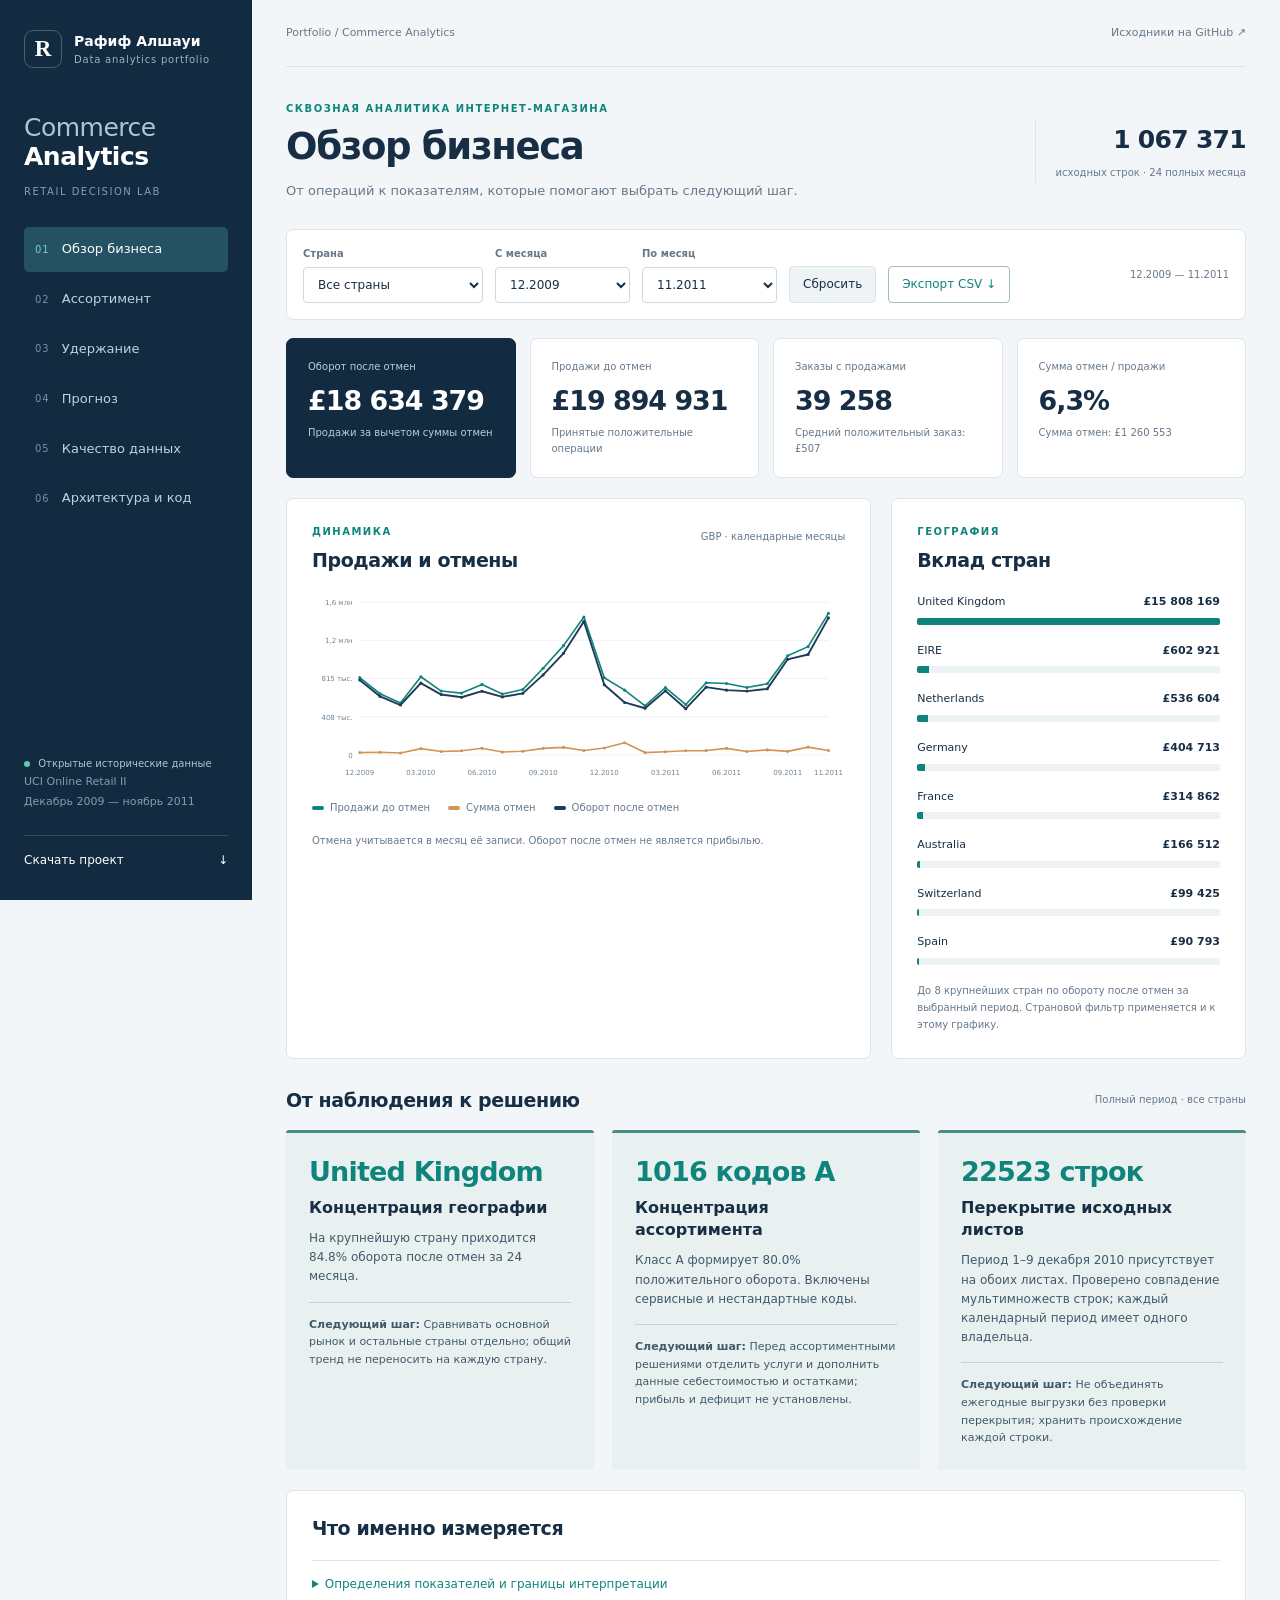
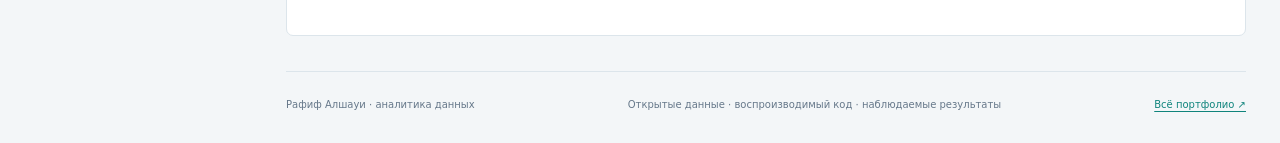
<file: commerce_platform/index.html>
<!doctype html>
<html lang="ru">
<head>
  <meta charset="utf-8"><meta name="viewport" content="width=device-width,initial-scale=1">
  <title>Commerce Analytics · Рафиф Алшауи</title>
  <meta name="description" content="Сквозной аналитический проект: более миллиона операций, SQL-хранилище, продажи, ассортимент, когорты, прогноз и проверки качества. Открытый код и воспроизводимые расчёты.">
  <link rel="stylesheet" href="style.css">
</head>
<body>
<a class="skip" href="#main">К содержимому</a>
<aside class="sidebar">
  <a class="brand" href="../index.html"><span class="brandmark">R</span><span>Рафиф Алшауи<small>Data analytics portfolio</small></span></a>
  <div class="workspace">Commerce<br><strong>Analytics</strong><span class="version">Retail decision lab</span></div>
  <nav aria-label="Разделы аналитики">
    <button data-page="overview" aria-current="page"><span>01</span> Обзор бизнеса</button>
    <button data-page="products"><span>02</span> Ассортимент</button>
    <button data-page="cohorts"><span>03</span> Удержание</button>
    <button data-page="forecast"><span>04</span> Прогноз</button>
    <button data-page="quality"><span>05</span> Качество данных</button>
    <button data-page="architecture"><span>06</span> Архитектура и код</button>
  </nav>
  <div class="sidebar-bottom"><span class="live-dot"></span> Открытые исторические данные<p>UCI Online Retail II<br>Декабрь 2009 — ноябрь 2011</p><a href="../downloads/Commerce_Analytics_Platform.zip" download>Скачать проект <span>↓</span></a></div>
</aside>
<main id="main">
  <header class="topbar"><span>Portfolio / Commerce Analytics</span><a href="https://github.com/ManhalRR/Rafif/tree/main/commerce_platform" target="_blank" rel="noopener">Исходники на GitHub ↗</a></header>
  <section class="page-heading"><div><p class="eyebrow">Сквозная аналитика интернет-магазина</p><h1 id="page-title">Обзор бизнеса</h1><p id="page-description">От операций к показателям, которые помогают выбрать следующий шаг.</p></div><div class="dataset-label"><strong id="source-count">Загрузка…</strong><span>исходных строк · 24 полных месяца</span></div></section>
  <div id="load-status" class="notice" role="status">Загружаю проверенные агрегаты…</div>
  <section id="overview" class="page active" aria-label="Обзор бизнеса">
    <div class="filters"><div><label for="country">Страна</label><select id="country"><option value="all">Все страны</option></select></div><div><label for="from">С месяца</label><select id="from"></select></div><div><label for="to">По месяц</label><select id="to"></select></div><button class="secondary" id="reset-filters">Сбросить</button><button class="outline" id="export-sales">Экспорт CSV ↓</button><span id="filter-scope" class="scope"></span></div>
    <p id="filter-error" class="error" role="alert" hidden>Начальный месяц должен быть не позднее конечного.</p>
    <div id="sales-kpis" class="kpis"></div>
    <div class="grid wide"><article class="panel"><div class="panel-head"><div><p class="eyebrow">Динамика</p><h2>Продажи и отмены</h2></div><span class="unit">GBP · календарные месяцы</span></div><div id="sales-chart" class="chart"></div><div class="legend"><span><i style="--color:#0f847c"></i>Продажи до отмен</span><span><i style="--color:#d19455"></i>Сумма отмен</span><span><i style="--color:#203b57"></i>Оборот после отмен</span></div><p class="caption">Отмена учитывается в месяц её записи. Оборот после отмен не является прибылью.</p></article><article class="panel"><p class="eyebrow">География</p><h2>Вклад стран</h2><div id="country-chart"></div><p class="caption">До 8 крупнейших стран по обороту после отмен за выбранный период. Страновой фильтр применяется и к этому графику.</p></article></div>
    <div class="section-label"><h2>От наблюдения к решению</h2><span>Полный период · все страны</span></div><div id="business-insights" class="insights"></div>
    <article class="panel glossary"><h2>Что именно измеряется</h2><details><summary>Определения показателей и границы интерпретации</summary><p><b>Продажи до отмен</b> — сумма принятых положительных операций. <b>Сумма отмен</b> — модуль принятых отрицательных операций с кодом отмены. <b>Оборот после отмен</b> = продажи − отмены. <b>Заказы</b> — число заказов с положительными продажами по правилу ключа из словаря данных.</p><p><b>Средний положительный заказ</b> = продажи до отмен / число таких заказов. <b>Отмены / продажи</b> — отношение денежных сумм, а не доля возвращённых заказов. Данных о себестоимости, марже, расходах на рекламу и складе нет; прибыль, ROI и дефицит запасов не оцениваются.</p><a href="DATA_DICTIONARY.md">Открыть полный словарь метрик ↗</a></details></article>
  </section>
  <section id="products" class="page" aria-label="Ассортимент" hidden>
    <div class="scope-note"><b>Охват:</b> все страны, декабрь 2009 — ноябрь 2011. Фильтры обзора не изменяют ассортимент. ABC строится по положительным продажам; служебные товарные коды остаются в сверке.</div>
    <div id="product-kpis" class="kpis"></div>
    <div class="grid"><article class="panel"><p class="eyebrow">ABC-анализ</p><h2>Концентрация продаж</h2><div id="abc-chart" class="chart"></div><p class="caption">Классы отражают вклад в продажи, а не прибыльность. Границы и обработка пограничных товаров описаны в методике.</p></article><article class="panel"><p class="eyebrow">Решение для бизнеса</p><h2>Что делать с результатом</h2><ol class="decision-list"><li><b>A · проверить сервис и доступность.</b> Сначала отделить товарные позиции от почтовых, корректировочных и прочих служебных кодов.</li><li><b>B · искать устойчивый спрос.</b> Сопоставить динамику с категориями, маржой и наличием, когда эти данные появятся.</li><li><b>C · не удалять автоматически.</b> Небольшие продажи могут отражать редкий спрос, короткую историю или стратегическую роль товара.</li></ol><p class="caption">В этой витрине нет доказательства, что сокращение ассортимента увеличит прибыль.</p></article></div>
    <article class="panel"><div class="panel-head"><h2>Каталог аналитических показателей</h2><button class="outline" id="export-products">Экспорт выборки ↓</button></div><div class="table-controls"><label for="product-search">Название или код<input id="product-search" type="search" placeholder="Например, BAG или 85123A"></label><label for="abc-filter">ABC-класс<select id="abc-filter"><option value="all">Все классы</option><option>A</option><option>B</option><option>C</option></select></label><label for="product-sort">Сортировка<select id="product-sort"><option value="gross_pence">Продажи ↓</option><option value="net_pence">Оборот после отмен ↓</option><option value="cancel_pence">Сумма отмен ↓</option><option value="orders">Заказы с товаром ↓</option></select></label></div><div class="table-scroll"><table><thead><tr><th>Код / наименование</th><th>ABC</th><th>Продажи</th><th>Отмены</th><th>После отмен</th><th>Заказы</th></tr></thead><tbody id="product-table"></tbody></table></div><div class="pagination"><span id="product-count"></span><button class="secondary" id="products-prev">← Назад</button><button class="secondary" id="products-next">Далее →</button></div><p class="caption">Один заказ может содержать несколько товаров. Сумма заказов по товарам не равна общему числу заказов.</p></article>
  </section>
  <section id="cohorts" class="page" aria-label="Удержание" hidden>
    <div class="scope-note"><b>Охват:</b> идентифицированные покупатели всех стран. Когорта — месяц первой наблюдаемой покупки. Пропуски CustomerID исключены; это не полноценная история привлечения.</div>
    <div id="cohort-kpis" class="kpis"></div>
    <article class="panel"><div class="panel-head"><div><p class="eyebrow">Повторные покупки</p><h2>Когортное удержание M0–M11</h2></div><span class="unit">Клиенты с покупкой / размер когорты</span></div><div class="table-scroll"><table class="heatmap"><thead id="cohort-head"></thead><tbody id="cohort-table"></tbody></table></div><div class="heatmap-key"><span>0%</span><i></i><span>100%</span><span class="future-cell">—</span><span>Окно ещё не завершилось</span></div><p class="caption">Будущие окна пустые, а не нулевые. Взвешенное M1 включает только когорты с завершённым следующим календарным месяцем.</p></article>
    <div class="grid"><article class="panel"><h2>Как использовать</h2><p>Сравнивать когорты одинакового возраста, проверять сезонность и полноту идентификаторов. Первый месяц источника объединяет новых и ранее существовавших клиентов.</p><p>Различия удержания описывают наблюдаемые покупки. Для оценки влияния CRM нужен случайный тест и контроль.</p></article><article class="panel"><h2>От удержания к сегментации</h2><p>В отдельном CRM-кейсе клиенты разделены по давности, частоте и сумме покупок. Признаки зафиксированы до проверочного периода.</p><a class="textlink" href="../customer_analytics/">Открыть RFM-кейс с проверкой на будущих данных ↗</a></article></div>
  </section>
  <section id="forecast" class="page" aria-label="Прогноз" hidden>
    <div class="scope-note"><b>Охват:</b> месячный оборот после отмен, все страны. История до ноября 2011. Три простые стратегии, проверка с последовательным сдвигом даты прогноза.</div>
    <div id="forecast-kpis" class="kpis"></div><article class="panel"><div class="panel-head"><div><p class="eyebrow">Проверка прогноза</p><h2>Факт и прогноз на каждом шаге</h2></div><span class="unit">GBP · 6 проверочных месяцев</span></div><div id="forecast-chart" class="chart"></div><div id="forecast-legend" class="legend"></div><p class="caption">Каждый прогноз построен только на месяцах до прогнозируемого. Частичный декабрь 2011 не используется ни в обучении, ни как фактический результат.</p></article>
    <div class="grid"><article class="panel"><h2>Сравнение стратегий</h2><div class="table-scroll"><table><thead><tr><th>Стратегия</th><th>MAE, £</th><th>WAPE</th><th>Декабрь 2011, £</th></tr></thead><tbody id="forecast-models"></tbody></table></div><p class="caption">MAE — средняя абсолютная ошибка. WAPE — сумма абсолютных ошибок / сумма модулей фактических значений.</p></article><article class="panel"><h2>Решение и ограничения</h2><div id="forecast-limits"></div><a class="textlink" href="FORECAST.md">Дизайн проверки и исходные допущения ↗</a></article></div>
    <article class="panel"><h2>Ошибки по месяцам</h2><div class="table-scroll"><table><thead id="backtest-head"></thead><tbody id="backtest-table"></tbody></table></div><p class="caption">Это проверка простых ориентиров планирования, а не обещание точности в другой компании.</p></article>
  </section>
  <section id="quality" class="page" aria-label="Качество данных" hidden>
    <div id="quality-kpis" class="kpis"></div><div class="grid"><article class="panel"><p class="eyebrow">Полнота идентификаторов</p><h2>Операции без CustomerID</h2><div id="missing-chart" class="chart"></div><p class="caption">Доля строк без идентификатора, не доля клиентов. Такие операции остаются в денежных метриках, но не в когортном удержании.</p></article><article class="panel"><p class="eyebrow">Правила приёмки</p><h2>Что прошло в расчёт</h2><div id="quality-rules"></div><p class="caption">Перекрытие листов исключается первым. Затем каждой оставшейся строке назначается один статус качества; категории взаимоисключающие. Принятые строки всех дат и 24-месячное отчётное окно различаются.</p></article></div>
    <article class="panel"><div class="panel-head"><h2>Проверки расчётного конвейера</h2><a class="textlink" href="results/validation.json">Полный JSON-протокол ↗</a></div><div id="test-summary"></div><div id="test-list" class="test-list"></div></article>
    <div class="grid"><article class="panel"><h2>Дубликаты — отдельное допущение</h2><p>Совпадение товарных строк не доказывает ошибку: в источнике нет надёжного уникального ID позиции. Политика сохранения и денежная чувствительность к удалению повторов показаны явно.</p><p id="duplicate-impact"></p></article><article class="panel"><h2>Источник можно проверить</h2><p><a href="https://doi.org/10.24432/C5CG6D" target="_blank" rel="noopener">Chen, D. (2012). Online Retail II · UCI</a><br><a href="https://creativecommons.org/licenses/by/4.0/" target="_blank" rel="noopener">Лицензия CC BY 4.0</a></p><label>SHA-256 исходного XLSX<code id="source-sha" class="hash"></code></label><p class="caption">В опубликованный сайт входят только агрегаты. Исходный XLSX и локальная база находятся вне веб-пакета.</p></article></div>
  </section>
  <section id="architecture" class="page" aria-label="Архитектура и код" hidden>
    <div class="scope-note">Воспроизводимый локальный конвейер и статический интерфейс. Сайт показывает рассчитанные агрегаты; это не производственная система с онлайн-подключением к компании.</div>
    <article class="panel"><p class="eyebrow">От источника к решению</p><h2>Архитектура проекта</h2><div class="pipeline"><div><b>01</b><strong>Источник</strong><span>UCI XLSX<br>2 года операций<br>SHA-256</span></div><i>→</i><div><b>02</b><strong>Приёмка</strong><span>Типы и знаки<br>Дата и цена<br>Аудит дублей</span></div><i>→</i><div><b>03</b><strong>Хранилище</strong><span>SQLite<br>Факт и измерения<br>SQL-витрины</span></div><i>→</i><div><b>04</b><strong>Проверки</strong><span>SQL ↔ pandas<br>Денежные сверки<br>Границы окон</span></div><i>→</i><div><b>05</b><strong>Решения</strong><span>JSON / CSV<br>Дашборд<br>Прогноз</span></div></div></article>
    <div class="grid"><article class="panel"><h2>Модель аналитики</h2><div class="schema"><div class="dimension">Дата<span>День → месяц</span></div><div class="dimension">Страна<span>География операций</span></div><div class="dimension">Товар<span>Код и описание</span></div><div class="fact">Факт операций<span>Источник · заказ · количество · сумма в пенсах</span></div><div class="mart">Продажи по месяцам</div><div class="mart">Страна × месяц</div><div class="mart">Товары / ABC</div></div><p class="caption">Идентификаторы клиентов используются локально для когорт; строк отдельных клиентов в открытых результатах нет. Детальная схема и ключи — в ENGINE.md.</p></article><article class="panel"><h2>Запуск из исходников</h2><pre><code>python -m pip install -r requirements.txt
python run.py
python forecast.py
python -m http.server 8000</code></pre><p>Скрипт загрузит официальный источник, построит локальную базу, проверит расчёты и создаст агрегаты. Для тестов граничных случаев без XLSX: <code>python run.py --tests-only</code>.</p><div class="actions"><a class="primary" href="../downloads/Commerce_Analytics_Platform.zip" download>Весь проект ↓</a><a class="secondary" href="README.md">README ↗</a></div></article></div>
    <article class="panel"><h2>Материалы для технического разбора</h2><div class="resource-grid"><a href="run.py"><strong>Python-конвейер</strong><span>Загрузка, очистка, SQLite и агрегаты</span></a><a href="forecast.py"><strong>Прогноз</strong><span>Пошаговая проверка и ошибки</span></a><a href="DATA_DICTIONARY.md"><strong>Словарь данных</strong><span>Метрики, знаменатели и ограничения</span></a><a href="ENGINE.md"><strong>Архитектура ядра</strong><span>Схема хранилища и воспроизведение</span></a><a href="results/validation.json"><strong>Протокол качества</strong><span>Фактически исполненные проверки</span></a><a href="results/forecast_backtest.csv"><strong>Результаты прогноза</strong><span>Факты, прогнозы и ошибки по шагам</span></a></div></article>
  </section>
  <footer><span>Рафиф Алшауи · аналитика данных</span><span>Открытые данные · воспроизводимый код · наблюдаемые результаты</span><a href="../index.html">Всё портфолио ↗</a></footer>
</main>
<script src="app.js"></script>
</body></html>
</file>
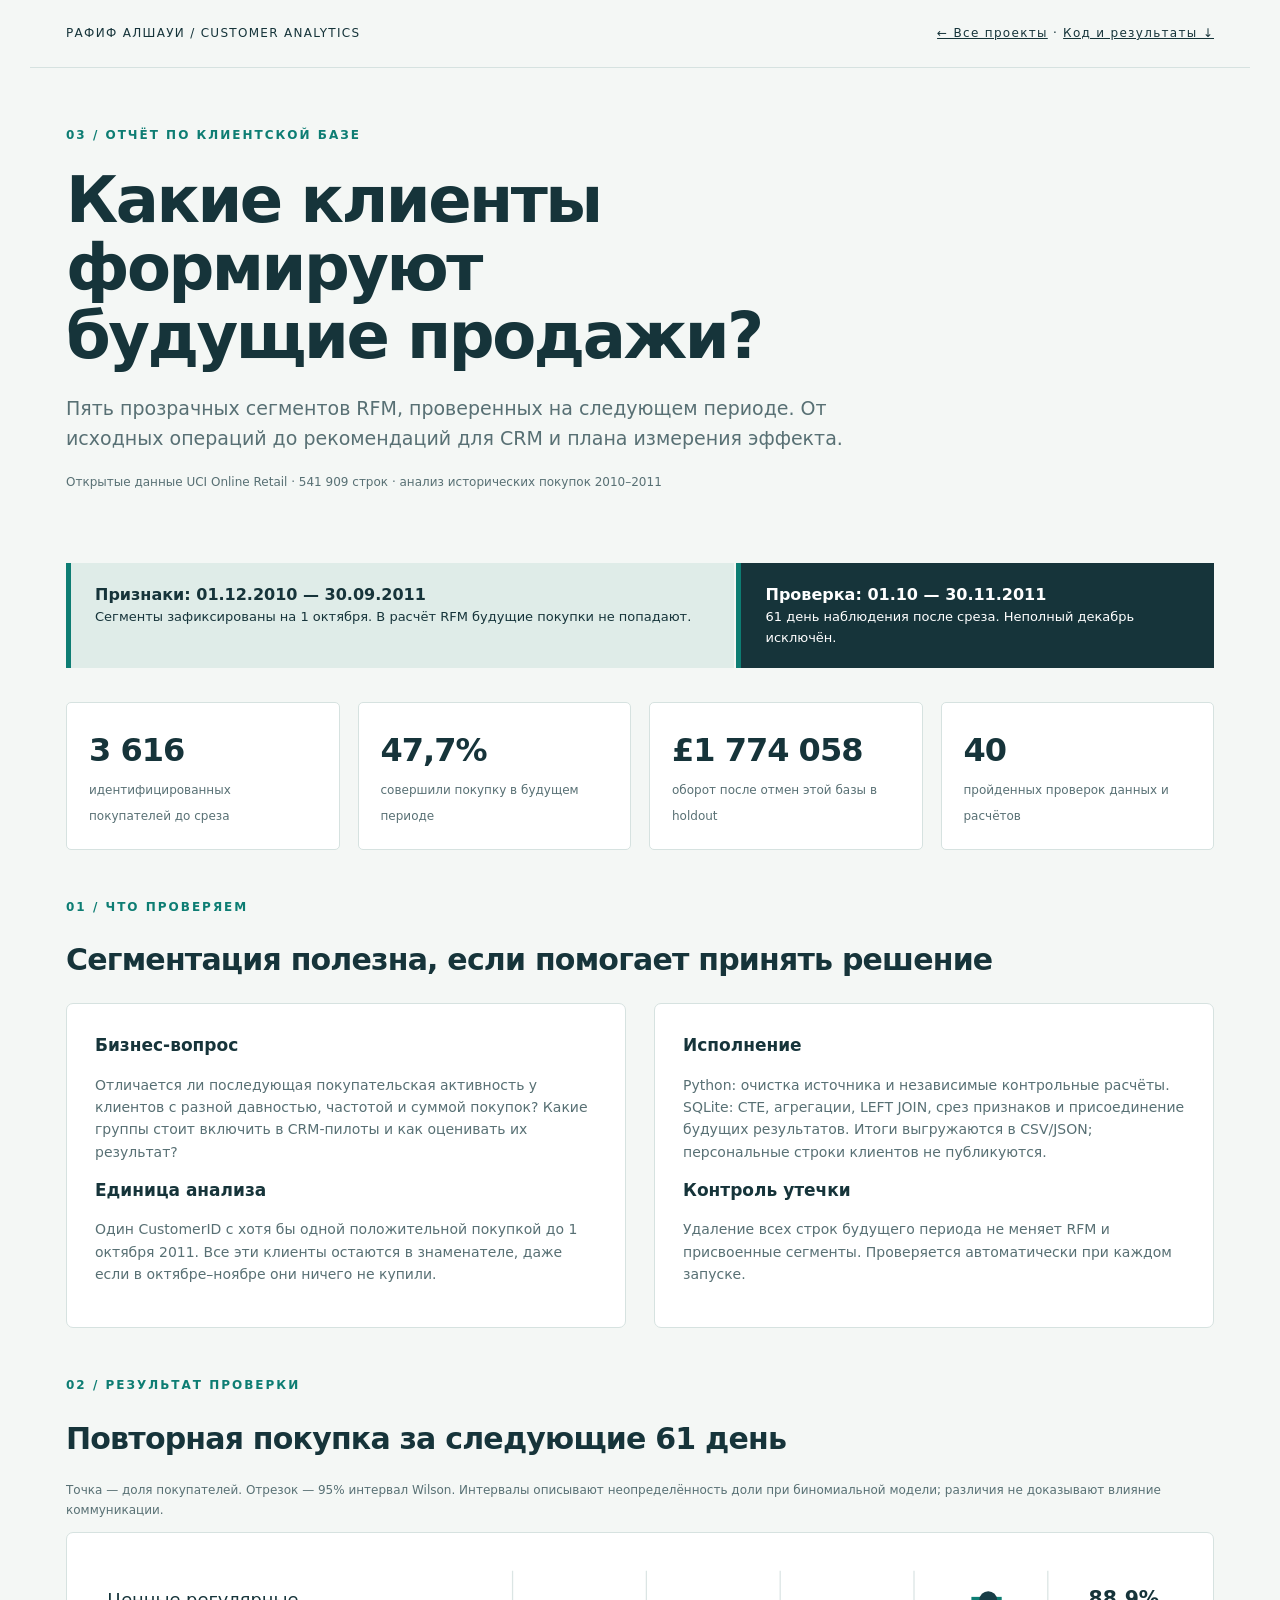
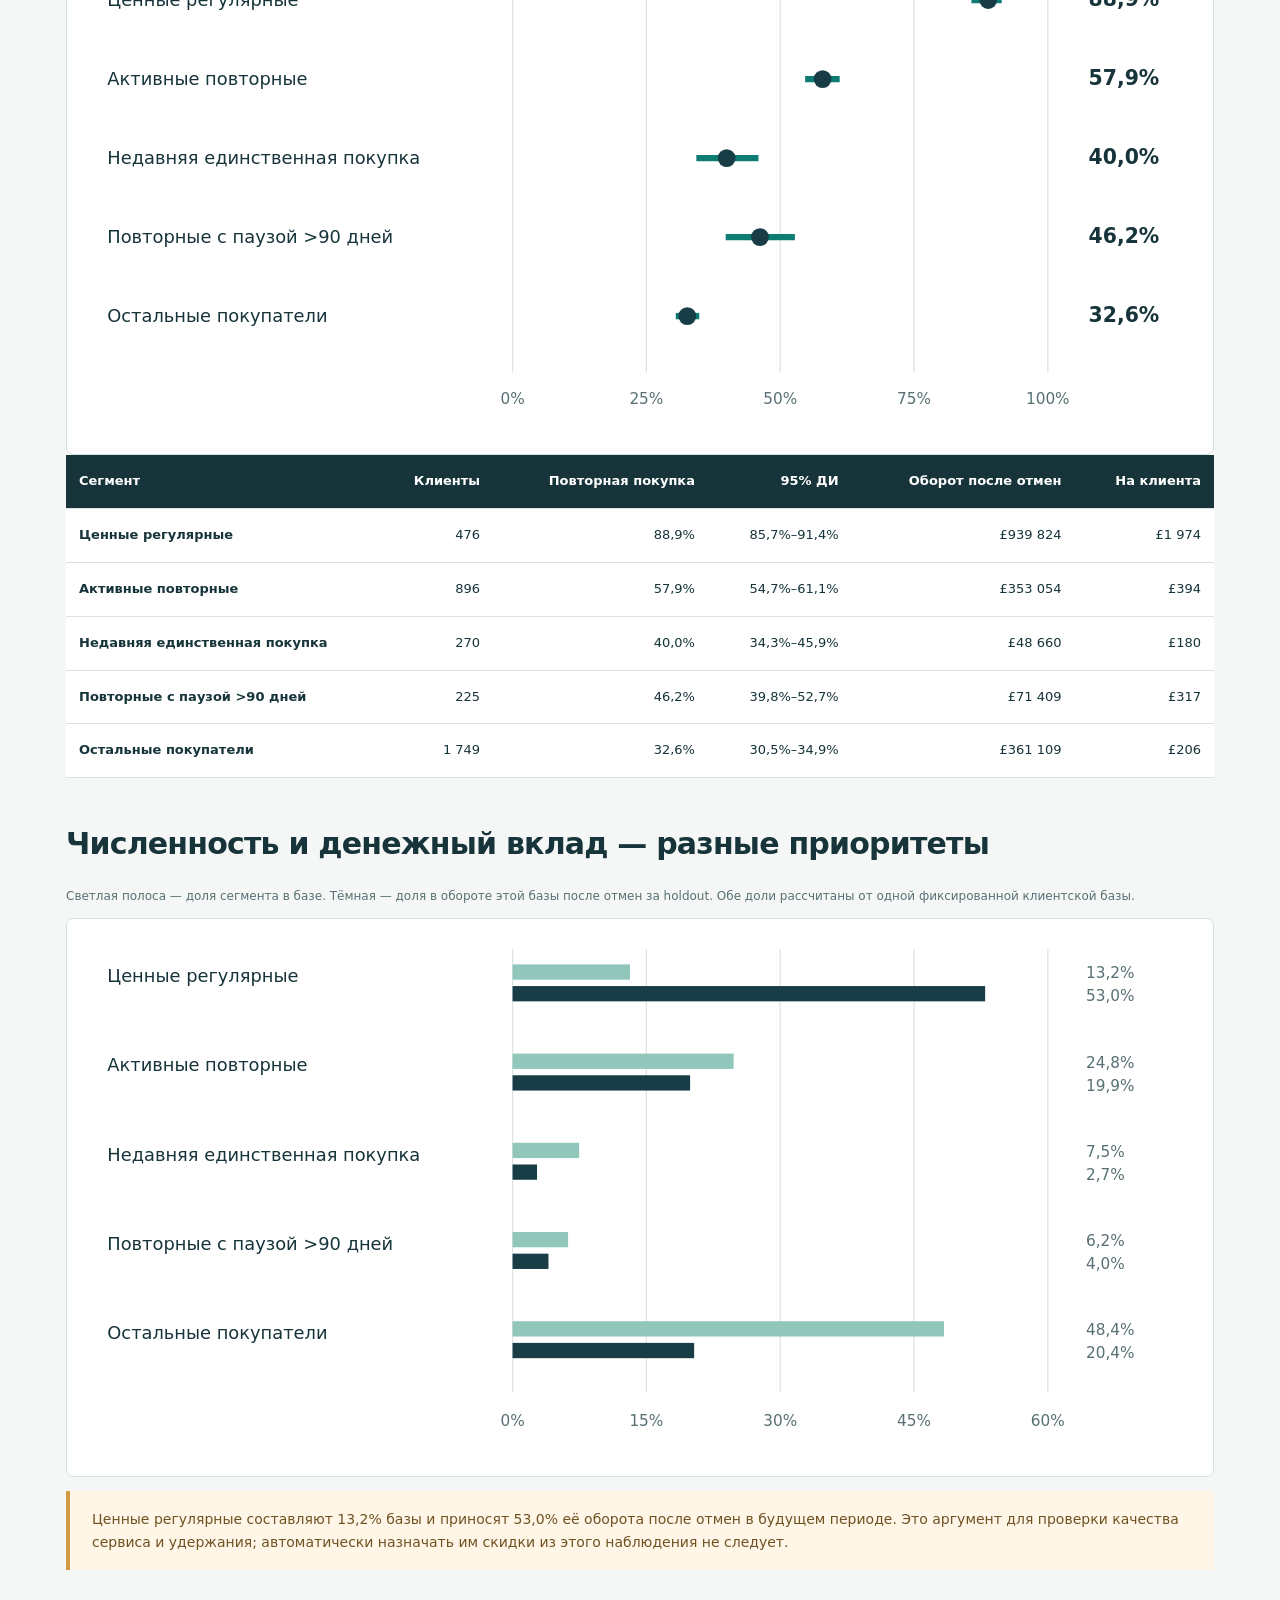
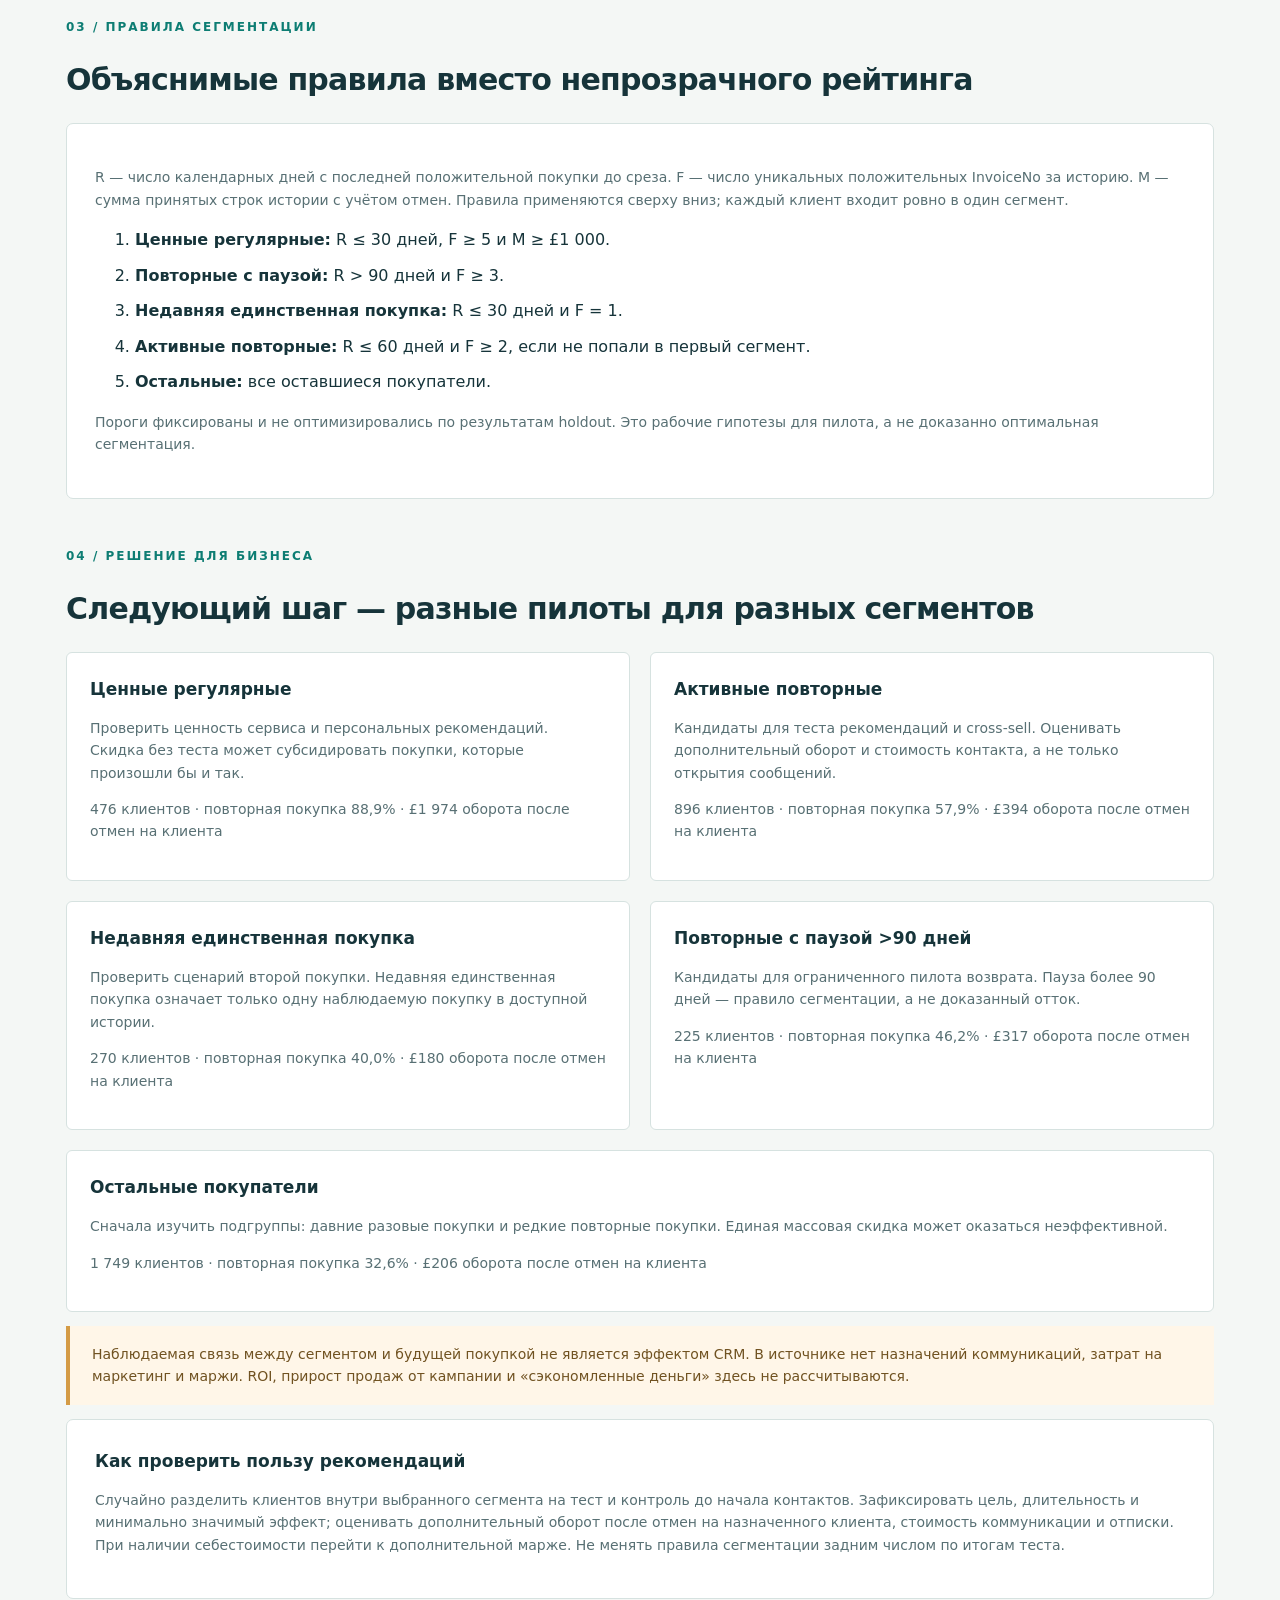
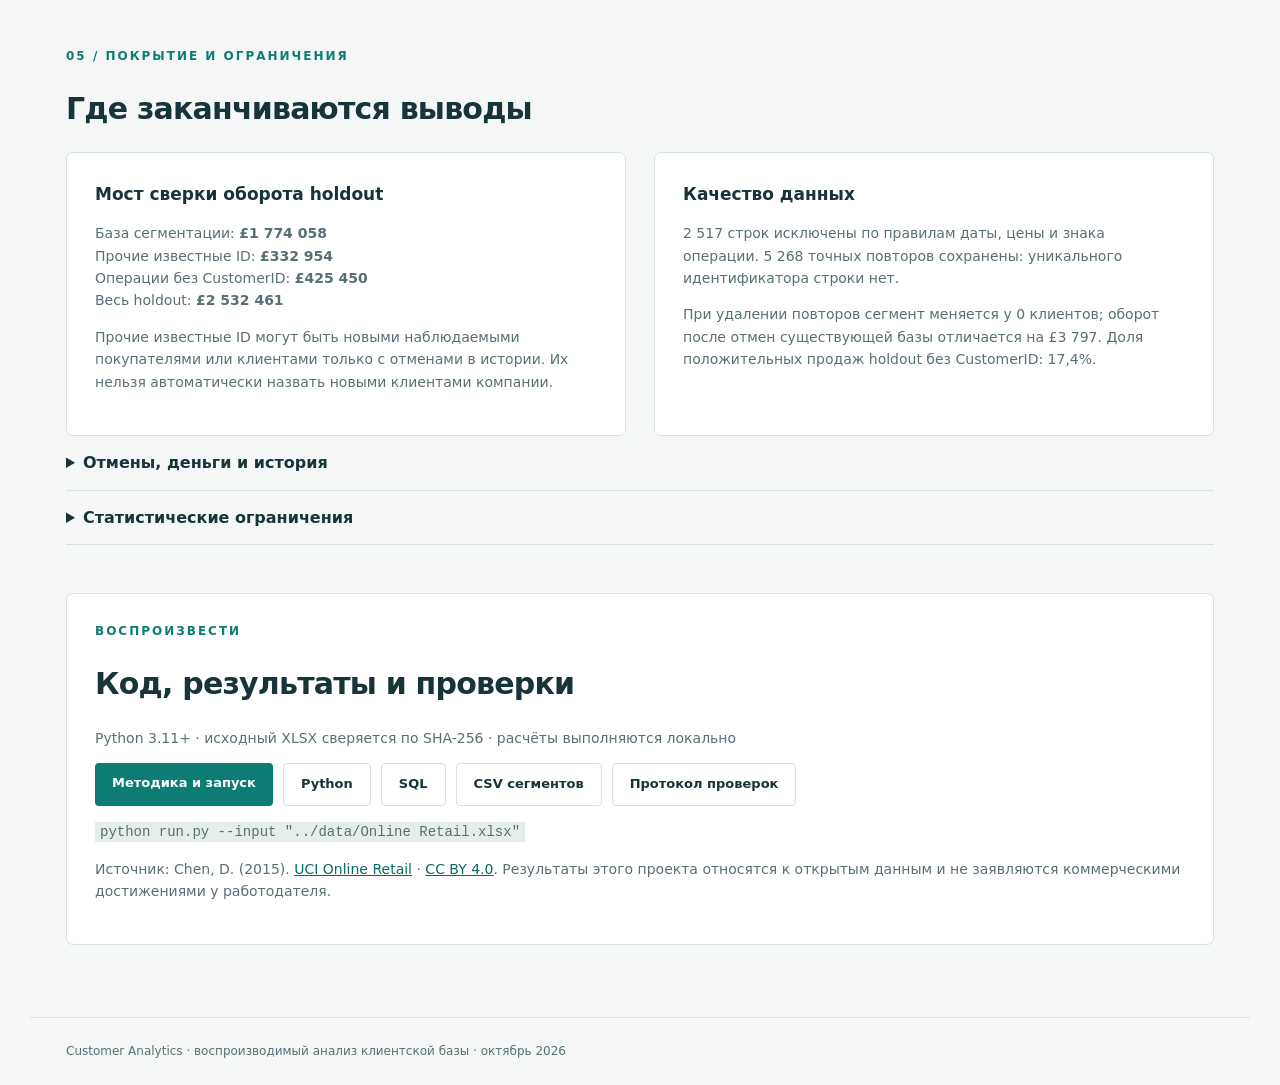
<file: customer_analytics/index.html>
<!doctype html><html lang="ru"><head><meta charset="utf-8"><meta name="viewport" content="width=device-width,initial-scale=1"><title>Customer Analytics — сегменты и проверка на будущем периоде</title><meta name="description" content="RFM-сегментация клиентов: SQL, Python, проверка на будущем периоде без утечки данных, рекомендации для CRM."><style>
:root{--ink:#16343a;--muted:#587074;--line:#d6e2e0;--teal:#0d7d73;--bg:#f4f7f5}*{box-sizing:border-box}body{margin:0;background:var(--bg);color:var(--ink);font:16px/1.6 system-ui,Segoe UI,sans-serif}header,main,footer{max-width:1220px;margin:auto;padding:24px 36px}header{border-bottom:1px solid var(--line);display:flex;justify-content:space-between;gap:20px;font-size:12px;letter-spacing:1.3px}header a{color:var(--ink)}h1{font-size:clamp(36px,5vw,68px);line-height:1.06;letter-spacing:-2.5px;max-width:850px;margin:22px 0}h2{font-size:30px;line-height:1.2;letter-spacing:-.8px}h3{font-size:17px;margin:0 0 9px}.kicker{color:var(--teal);font-size:12px;letter-spacing:2px;font-weight:750;text-transform:uppercase}.intro{max-width:820px;color:var(--muted);font-size:19px}.hero{padding:34px 0 25px}.periods{display:grid;grid-template-columns:1.4fr 1fr;gap:2px;margin:34px 0}.periods div{padding:19px 24px;background:#dfece8;border-left:5px solid var(--teal)}.periods div:last-child{background:#16343a;color:white}.periods strong,.periods span{display:block}.periods span{font-size:13px}.metrics{display:grid;grid-template-columns:repeat(4,1fr);gap:18px;margin:28px 0 44px}.metric{padding:22px;background:white;border:1px solid var(--line);border-radius:5px}.metric b{font-size:32px;letter-spacing:-1px;display:block}.metric span{font-size:12px;color:var(--muted)}section{margin:48px 0}.small{font-size:12px;color:var(--muted)}.grid{display:grid;grid-template-columns:1fr 1fr;gap:28px}.panel{border:1px solid var(--line);border-radius:7px;background:white;padding:28px}.panel p{color:var(--muted);font-size:14px}.callout{border-left:4px solid #d49b45;background:#fff6e8;padding:17px 22px;color:#705221;font-size:14px}.chart{background:white;border:1px solid var(--line);padding:25px;border-radius:7px}svg{display:block;width:100%;height:auto}.chartlabel{font:14px system-ui;fill:#16343a}.chartvalue{font:600 16px system-ui;fill:#16343a}.axis{font:12px system-ui;fill:#587074}.scroll{overflow-x:auto}table{border-collapse:collapse;width:100%;font-size:13px;background:white;min-width:850px}th,td{padding:16px 13px;text-align:right;border-bottom:1px solid var(--line)}th:first-child{text-align:left;max-width:250px}thead th{background:#16343a;color:white;font-weight:600}.actions{display:grid;grid-template-columns:repeat(2,1fr);gap:20px}.action{padding:23px;background:white;border:1px solid var(--line);border-radius:6px}.action p{font-size:14px;color:var(--muted)}.action:last-child{grid-column:1/-1}.buttons{display:flex;flex-wrap:wrap;gap:10px}.button{text-decoration:none;padding:10px 17px;border-radius:4px;background:var(--teal);color:white;font-size:13px;font-weight:650}.secondary{background:white;border:1px solid var(--line);color:var(--ink)}li{margin:10px 0}code{background:#e6eeeb;padding:2px 5px}details{padding:14px 0;border-bottom:1px solid var(--line)}summary{cursor:pointer;font-weight:650}footer{border-top:1px solid var(--line);font-size:12px;color:var(--muted)}a{color:#086c65}a:focus-visible,summary:focus-visible{outline:3px solid #d49b45;outline-offset:4px}@media(max-width:750px){header,main,footer{padding:20px}h1{letter-spacing:-1.5px}.metrics,.grid,.actions{grid-template-columns:1fr 1fr}.periods{grid-template-columns:1fr}.metric{padding:16px}.metric b{font-size:26px}.grid{grid-template-columns:1fr}.chart{padding:12px;overflow:auto}.chart svg{min-width:700px}.actions{grid-template-columns:1fr}}
@media(max-width:450px){.metrics{grid-template-columns:1fr}}
</style></head><body><header><span>РАФИФ АЛШАУИ / CUSTOMER ANALYTICS</span><span><a href="../index.html">← Все проекты</a> · <a href="../downloads/Customer_Analytics_Source.zip" download>Код и результаты ↓</a></span></header><main>
<div class="hero"><div class="kicker">03 / Отчёт по клиентской базе</div><h1>Какие клиенты формируют<br>будущие продажи?</h1><p class="intro">Пять прозрачных сегментов RFM, проверенных на следующем периоде. От исходных операций до рекомендаций для CRM и плана измерения эффекта.</p><p class="small">Открытые данные UCI Online Retail · 541 909 строк · анализ исторических покупок 2010–2011</p></div>
<div class="periods"><div><strong>Признаки: 01.12.2010 — 30.09.2011</strong><span>Сегменты зафиксированы на 1 октября. В расчёт RFM будущие покупки не попадают.</span></div><div><strong>Проверка: 01.10 — 30.11.2011</strong><span>61 день наблюдения после среза. Неполный декабрь исключён.</span></div></div>
<div class="metrics"><div class="metric"><b>3 616</b><span>идентифицированных покупателей до среза</span></div><div class="metric"><b>47,7%</b><span>совершили покупку в будущем периоде</span></div><div class="metric"><b>£1 774 058</b><span>оборот после отмен этой базы в holdout</span></div><div class="metric"><b>40</b><span>пройденных проверок данных и расчётов</span></div></div>
<section><div class="kicker">01 / Что проверяем</div><h2>Сегментация полезна, если помогает принять решение</h2><div class="grid"><div class="panel"><h3>Бизнес-вопрос</h3><p>Отличается ли последующая покупательская активность у клиентов с разной давностью, частотой и суммой покупок? Какие группы стоит включить в CRM-пилоты и как оценивать их результат?</p><h3>Единица анализа</h3><p>Один CustomerID с хотя бы одной положительной покупкой до 1 октября 2011. Все эти клиенты остаются в знаменателе, даже если в октябре–ноябре они ничего не купили.</p></div><div class="panel"><h3>Исполнение</h3><p>Python: очистка источника и независимые контрольные расчёты. SQLite: CTE, агрегации, LEFT JOIN, срез признаков и присоединение будущих результатов. Итоги выгружаются в CSV/JSON; персональные строки клиентов не публикуются.</p><h3>Контроль утечки</h3><p>Удаление всех строк будущего периода не меняет RFM и присвоенные сегменты. Проверяется автоматически при каждом запуске.</p></div></div></section>
<section><div class="kicker">02 / Результат проверки</div><h2>Повторная покупка за следующие 61 день</h2><p class="small">Точка — доля покупателей. Отрезок — 95% интервал Wilson. Интервалы описывают неопределённость доли при биномиальной модели; различия не доказывают влияние коммуникации.</p><div class="chart"><svg viewBox="0 0 860 370" role="img" aria-label="Доля клиентов с положительной покупкой в октябре–ноябре 2011 и 95% интервалы Wilson"><line x1="330" x2="330" y1="10" y2="325" stroke="#dbe5e4"/><text x="330" y="350" text-anchor="middle" class="axis">0%</text><line x1="435" x2="435" y1="10" y2="325" stroke="#dbe5e4"/><text x="435" y="350" text-anchor="middle" class="axis">25%</text><line x1="540" x2="540" y1="10" y2="325" stroke="#dbe5e4"/><text x="540" y="350" text-anchor="middle" class="axis">50%</text><line x1="645" x2="645" y1="10" y2="325" stroke="#dbe5e4"/><text x="645" y="350" text-anchor="middle" class="axis">75%</text><line x1="750" x2="750" y1="10" y2="325" stroke="#dbe5e4"/><text x="750" y="350" text-anchor="middle" class="axis">100%</text><text x="12" y="38" class="chartlabel">Ценные регулярные</text><line x1="690.04" y1="33" x2="713.82" y2="33" stroke="#0d7d73" stroke-width="5"/><circle cx="703.24" cy="33" r="7" fill="#183d46"/><text x="782" y="38" class="chartvalue">88,9%</text><text x="12" y="100" class="chartlabel">Активные повторные</text><line x1="559.59" y1="95" x2="586.69" y2="95" stroke="#0d7d73" stroke-width="5"/><circle cx="573.28" cy="95" r="7" fill="#183d46"/><text x="782" y="100" class="chartvalue">57,9%</text><text x="12" y="162" class="chartlabel">Недавняя единственная покупка</text><line x1="474.21" y1="157" x2="522.97" y2="157" stroke="#0d7d73" stroke-width="5"/><circle cx="498.00" cy="157" r="7" fill="#183d46"/><text x="782" y="162" class="chartvalue">40,0%</text><text x="12" y="224" class="chartlabel">Повторные с паузой &gt;90 дней</text><line x1="497.27" y1="219" x2="551.53" y2="219" stroke="#0d7d73" stroke-width="5"/><circle cx="524.13" cy="219" r="7" fill="#183d46"/><text x="782" y="224" class="chartvalue">46,2%</text><text x="12" y="286" class="chartlabel">Остальные покупатели</text><line x1="458.06" y1="281" x2="476.50" y2="281" stroke="#0d7d73" stroke-width="5"/><circle cx="467.12" cy="281" r="7" fill="#183d46"/><text x="782" y="286" class="chartvalue">32,6%</text></svg></div><div class="scroll"><table><thead><tr><th>Сегмент</th><th>Клиенты</th><th>Повторная покупка</th><th>95% ДИ</th><th>Оборот после отмен</th><th>На клиента</th></tr></thead><tbody><tr><th>Ценные регулярные</th><td>476</td><td>88,9%</td><td>85,7%–91,4%</td><td>£939 824</td><td>£1 974</td></tr><tr><th>Активные повторные</th><td>896</td><td>57,9%</td><td>54,7%–61,1%</td><td>£353 054</td><td>£394</td></tr><tr><th>Недавняя единственная покупка</th><td>270</td><td>40,0%</td><td>34,3%–45,9%</td><td>£48 660</td><td>£180</td></tr><tr><th>Повторные с паузой &gt;90 дней</th><td>225</td><td>46,2%</td><td>39,8%–52,7%</td><td>£71 409</td><td>£317</td></tr><tr><th>Остальные покупатели</th><td>1 749</td><td>32,6%</td><td>30,5%–34,9%</td><td>£361 109</td><td>£206</td></tr></tbody></table></div></section>
<section><h2>Численность и денежный вклад — разные приоритеты</h2><p class="small">Светлая полоса — доля сегмента в базе. Тёмная — доля в обороте этой базы после отмен за holdout. Обе доли рассчитаны от одной фиксированной клиентской базы.</p><div class="chart"><svg viewBox="0 0 860 398" role="img" aria-label="Доля каждого сегмента в клиентской базе и в обороте базы после отмен"><line x1="330" x2="330" y1="4" y2="352" stroke="#dbe5e4"/><text x="330" y="378" text-anchor="middle" class="axis">0%</text><line x1="435" x2="435" y1="4" y2="352" stroke="#dbe5e4"/><text x="435" y="378" text-anchor="middle" class="axis">15%</text><line x1="540" x2="540" y1="4" y2="352" stroke="#dbe5e4"/><text x="540" y="378" text-anchor="middle" class="axis">30%</text><line x1="645" x2="645" y1="4" y2="352" stroke="#dbe5e4"/><text x="645" y="378" text-anchor="middle" class="axis">45%</text><line x1="750" x2="750" y1="4" y2="352" stroke="#dbe5e4"/><text x="750" y="378" text-anchor="middle" class="axis">60%</text><text x="12" y="30" class="chartlabel">Ценные регулярные</text><rect x="330" y="16" width="92.15" height="12" fill="#91c6bb"/><rect x="330" y="33" width="370.83" height="12" fill="#183d46"/><text x="780" y="27" class="axis">13,2%</text><text x="780" y="45" class="axis">53,0%</text><text x="12" y="100" class="chartlabel">Активные повторные</text><rect x="330" y="86" width="173.45" height="12" fill="#91c6bb"/><rect x="330" y="103" width="139.31" height="12" fill="#183d46"/><text x="780" y="97" class="axis">24,8%</text><text x="780" y="115" class="axis">19,9%</text><text x="12" y="170" class="chartlabel">Недавняя единственная покупка</text><rect x="330" y="156" width="52.27" height="12" fill="#91c6bb"/><rect x="330" y="173" width="19.20" height="12" fill="#183d46"/><text x="780" y="167" class="axis">7,5%</text><text x="780" y="185" class="axis">2,7%</text><text x="12" y="240" class="chartlabel">Повторные с паузой &gt;90 дней</text><rect x="330" y="226" width="43.56" height="12" fill="#91c6bb"/><rect x="330" y="243" width="28.18" height="12" fill="#183d46"/><text x="780" y="237" class="axis">6,2%</text><text x="780" y="255" class="axis">4,0%</text><text x="12" y="310" class="chartlabel">Остальные покупатели</text><rect x="330" y="296" width="338.58" height="12" fill="#91c6bb"/><rect x="330" y="313" width="142.48" height="12" fill="#183d46"/><text x="780" y="307" class="axis">48,4%</text><text x="780" y="325" class="axis">20,4%</text></svg></div><p class="callout">Ценные регулярные составляют 13,2% базы и приносят 53,0% её оборота после отмен в будущем периоде. Это аргумент для проверки качества сервиса и удержания; автоматически назначать им скидки из этого наблюдения не следует.</p></section>
<section><div class="kicker">03 / Правила сегментации</div><h2>Объяснимые правила вместо непрозрачного рейтинга</h2><div class="panel"><p>R — число календарных дней с последней положительной покупки до среза. F — число уникальных положительных InvoiceNo за историю. M — сумма принятых строк истории с учётом отмен. Правила применяются сверху вниз; каждый клиент входит ровно в один сегмент.</p><ol><li><strong>Ценные регулярные:</strong> R ≤ 30 дней, F ≥ 5 и M ≥ £1 000.</li><li><strong>Повторные с паузой:</strong> R > 90 дней и F ≥ 3.</li><li><strong>Недавняя единственная покупка:</strong> R ≤ 30 дней и F = 1.</li><li><strong>Активные повторные:</strong> R ≤ 60 дней и F ≥ 2, если не попали в первый сегмент.</li><li><strong>Остальные:</strong> все оставшиеся покупатели.</li></ol><p>Пороги фиксированы и не оптимизировались по результатам holdout. Это рабочие гипотезы для пилота, а не доказанно оптимальная сегментация.</p></div></section>
<section><div class="kicker">04 / Решение для бизнеса</div><h2>Следующий шаг — разные пилоты для разных сегментов</h2><div class="actions"><article class="action"><h3>Ценные регулярные</h3><p>Проверить ценность сервиса и персональных рекомендаций. Скидка без теста может субсидировать покупки, которые произошли бы и так.</p><p class="small">476 клиентов · повторная покупка 88,9% · £1 974 оборота после отмен на клиента</p></article><article class="action"><h3>Активные повторные</h3><p>Кандидаты для теста рекомендаций и cross-sell. Оценивать дополнительный оборот и стоимость контакта, а не только открытия сообщений.</p><p class="small">896 клиентов · повторная покупка 57,9% · £394 оборота после отмен на клиента</p></article><article class="action"><h3>Недавняя единственная покупка</h3><p>Проверить сценарий второй покупки. Недавняя единственная покупка означает только одну наблюдаемую покупку в доступной истории.</p><p class="small">270 клиентов · повторная покупка 40,0% · £180 оборота после отмен на клиента</p></article><article class="action"><h3>Повторные с паузой &gt;90 дней</h3><p>Кандидаты для ограниченного пилота возврата. Пауза более 90 дней — правило сегментации, а не доказанный отток.</p><p class="small">225 клиентов · повторная покупка 46,2% · £317 оборота после отмен на клиента</p></article><article class="action"><h3>Остальные покупатели</h3><p>Сначала изучить подгруппы: давние разовые покупки и редкие повторные покупки. Единая массовая скидка может оказаться неэффективной.</p><p class="small">1 749 клиентов · повторная покупка 32,6% · £206 оборота после отмен на клиента</p></article></div><p class="callout">Наблюдаемая связь между сегментом и будущей покупкой не является эффектом CRM. В источнике нет назначений коммуникаций, затрат на маркетинг и маржи. ROI, прирост продаж от кампании и «сэкономленные деньги» здесь не рассчитываются.</p><div class="panel"><h3>Как проверить пользу рекомендаций</h3><p>Случайно разделить клиентов внутри выбранного сегмента на тест и контроль до начала контактов. Зафиксировать цель, длительность и минимально значимый эффект; оценивать дополнительный оборот после отмен на назначенного клиента, стоимость коммуникации и отписки. При наличии себестоимости перейти к дополнительной марже. Не менять правила сегментации задним числом по итогам теста.</p></div></section>
<section><div class="kicker">05 / Покрытие и ограничения</div><h2>Где заканчиваются выводы</h2><div class="grid"><div class="panel"><h3>Мост сверки оборота holdout</h3><p>База сегментации: <strong>£1 774 058</strong><br>Прочие известные ID: <strong>£332 954</strong><br>Операции без CustomerID: <strong>£425 450</strong><br>Весь holdout: <strong>£2 532 461</strong></p><p>Прочие известные ID могут быть новыми наблюдаемыми покупателями или клиентами только с отменами в истории. Их нельзя автоматически назвать новыми клиентами компании.</p></div><div class="panel"><h3>Качество данных</h3><p>2 517 строк исключены по правилам даты, цены и знака операции. 5 268 точных повторов сохранены: уникального идентификатора строки нет.</p><p>При удалении повторов сегмент меняется у 0 клиентов; оборот после отмен существующей базы отличается на £3 797. Доля положительных продаж holdout без CustomerID: 17,4%.</p></div></div><details><summary>Отмены, деньги и история</summary><p>Положительная продажа: Quantity &gt; 0, UnitPrice &gt; 0 и InvoiceNo без префикса C. Отмена: Quantity &lt; 0, UnitPrice &gt; 0 и префикс C. Сумма строки округляется до пенса методом half-to-even. Отмены относятся к датам их записи и не сопоставляются с конкретными заказами. Денежный итог — оборот после отмен, а не прибыль или бухгалтерская выручка. История начинается в декабре 2010; первая наблюдаемая покупка не обязательно первая в жизни клиента.</p></details><details><summary>Статистические ограничения</summary><p>Это один исторический магазин и сезонный период перед Рождеством. Сегменты отражают накопленную историю, разные сроки жизни клиентов и интенсивность покупок. Сравнение не рандомизировано, поэтому нельзя трактовать его причинно или переносить коэффициенты на другой бизнес без повторной проверки. Персональные данные и события контактов в проекте отсутствуют.</p></details></section>
<section class="panel"><div class="kicker">Воспроизвести</div><h2>Код, результаты и проверки</h2><p>Python 3.11+ · исходный XLSX сверяется по SHA-256 · расчёты выполняются локально</p><div class="buttons"><a class="button" href="README.md">Методика и запуск</a><a class="button secondary" href="run.py">Python</a><a class="button secondary" href="segmentation.sql">SQL</a><a class="button secondary" href="results/segments.csv">CSV сегментов</a><a class="button secondary" href="results/validation.json">Протокол проверок</a></div><p><code>python run.py --input "../data/Online Retail.xlsx"</code></p><p class="small">Источник: Chen, D. (2015). <a href="https://doi.org/10.24432/C5BW33">UCI Online Retail</a> · <a href="https://creativecommons.org/licenses/by/4.0/">CC BY 4.0</a>. Результаты этого проекта относятся к открытым данным и не заявляются коммерческими достижениями у работодателя.</p></section>
</main><footer>Customer Analytics · воспроизводимый анализ клиентской базы · октябрь 2026</footer></body></html>
</file>
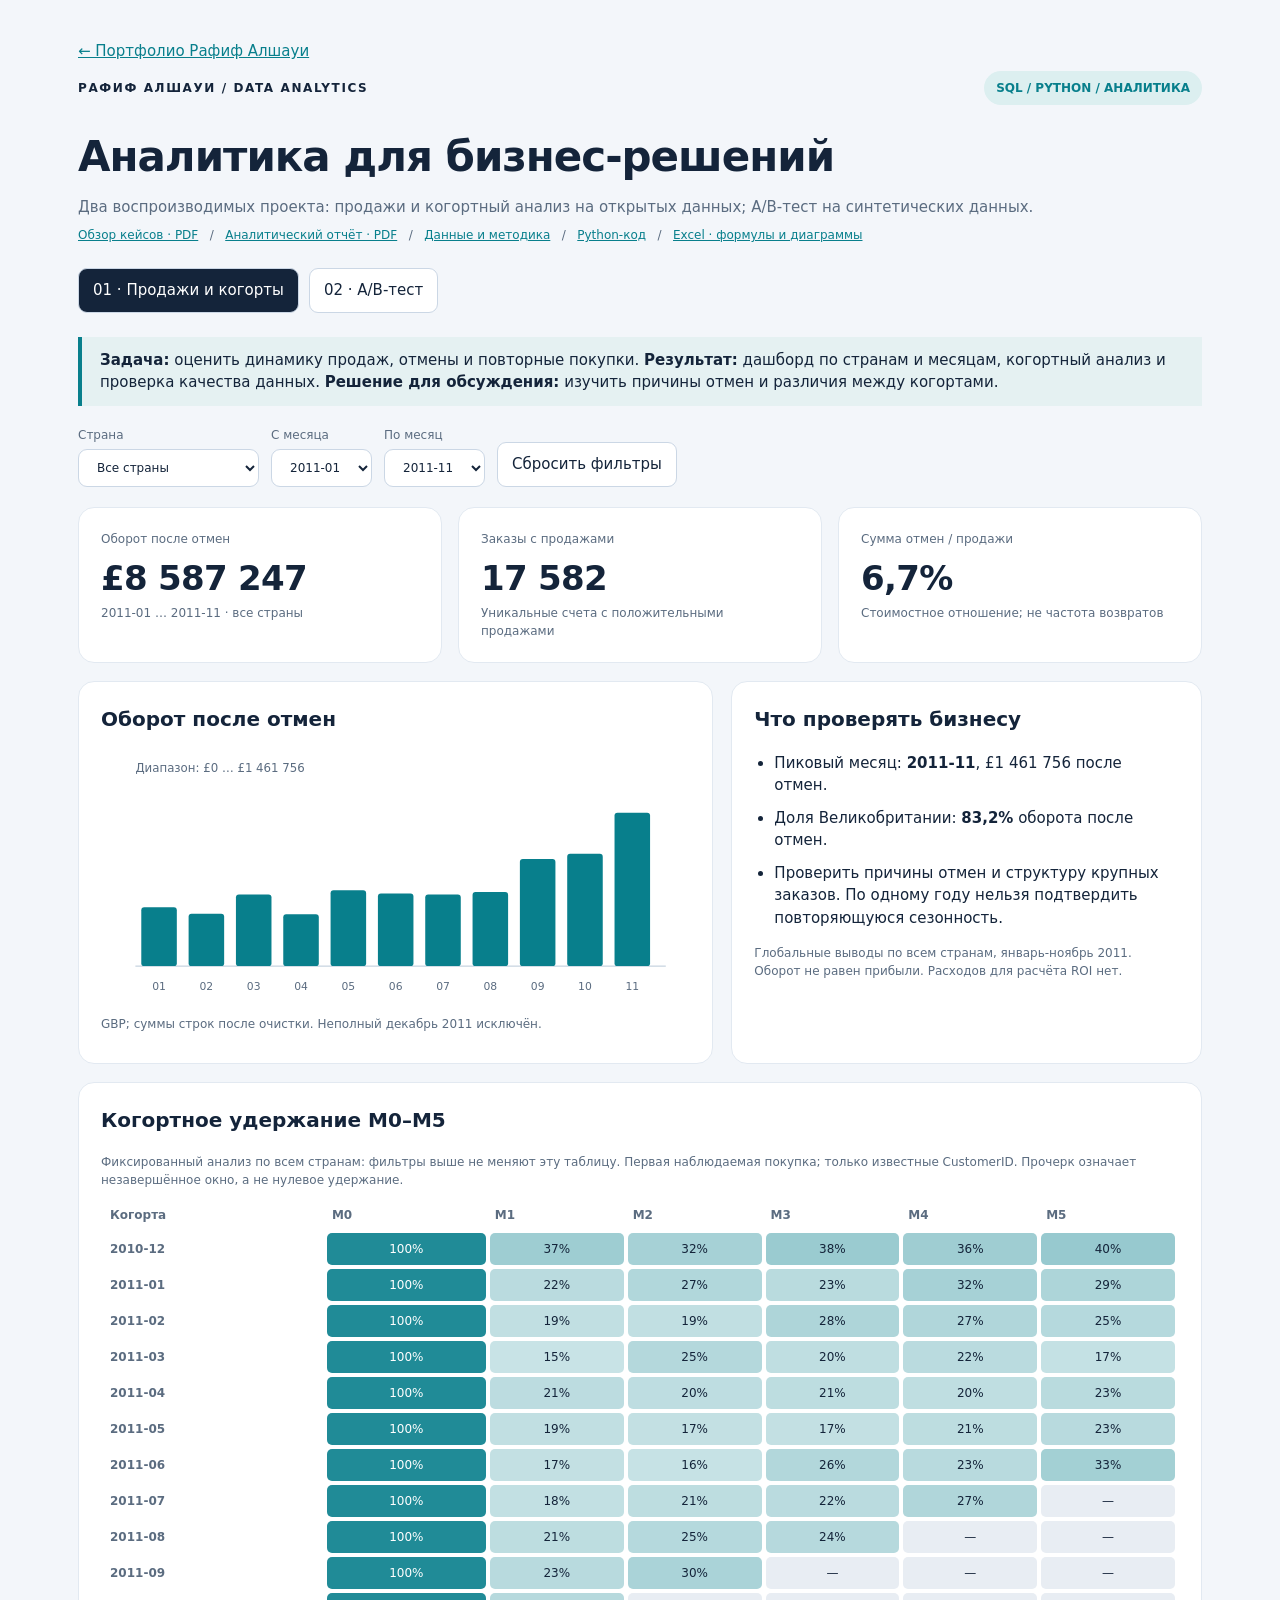
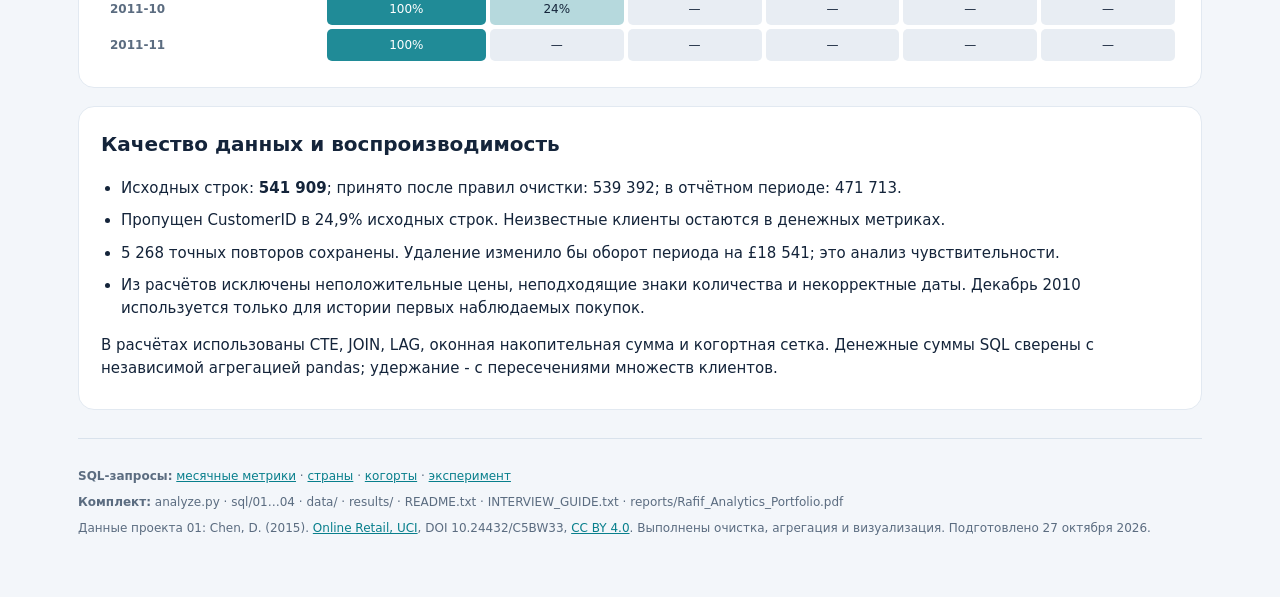
<file: analytics.html>
<!doctype html><html lang="ru"><meta charset="utf-8"><meta name="viewport" content="width=device-width, initial-scale=1"><title>Рафиф Алшауи · аналитическое портфолио</title>
<style>
:root{--ink:#14243a;--muted:#5b6c80;--teal:#087f8c;--bg:#f3f6fa}*{box-sizing:border-box}body{font:15px/1.5 system-ui,Segoe UI,sans-serif;background:var(--bg);color:var(--ink);margin:0}main{max-width:1180px;margin:auto;padding:32px 28px}header{display:flex;justify-content:space-between;gap:20px;align-items:center}h1{font-size:clamp(26px,4vw,42px);margin:20px 0 6px;letter-spacing:-1px}h2{margin:0 0 18px;font-size:20px}h3{font-size:16px;margin:0 0 10px}p{margin:8px 0}.eyebrow{font-weight:750;font-size:12px;letter-spacing:1.6px}.badge{color:var(--teal);background:#dceff0;padding:8px 12px;border-radius:20px;font-size:12px;font-weight:700}.muted{color:var(--muted)}nav{display:flex;gap:10px;margin:24px 0}button,select{font:inherit;border:1px solid #cbd7e5;background:white;color:var(--ink);padding:10px 14px;border-radius:9px;cursor:pointer}button[aria-pressed=true]{background:var(--ink);color:white}button:focus-visible,select:focus-visible,a:focus-visible{outline:3px solid #eab84c;outline-offset:3px}.filters{display:flex;gap:12px;flex-wrap:wrap;align-items:end;margin-bottom:20px}.filters label{display:grid;gap:5px;font-size:12px;color:var(--muted)}.grid{display:grid;grid-template-columns:repeat(3,1fr);gap:16px}.card,.panel{background:white;border:1px solid #e2e9f1;border-radius:16px;padding:22px}.number{font-size:clamp(24px,3vw,34px);font-weight:750;letter-spacing:-.7px}.label{font-size:12px;color:var(--muted);margin-bottom:5px}.small{font-size:12px;color:var(--muted)}.two{display:grid;grid-template-columns:1.35fr 1fr;gap:18px;margin-top:18px}.panel{margin-top:18px}.two .panel{margin-top:0}svg{width:100%;height:auto;display:block}table{width:100%;border-collapse:separate;border-spacing:4px;font-size:12px}th{text-align:left;padding:5px;color:var(--muted)}td{padding:7px;text-align:center;border-radius:5px}.note{border-left:4px solid var(--teal);padding:12px 18px;background:#e5f1f2;margin-top:18px}.list{padding-left:20px}.list li{margin:10px 0}footer{margin-top:28px;padding:20px 0;border-top:1px solid #d9e2ec;font-size:12px;color:var(--muted)}a{color:var(--teal)}[hidden]{display:none!important}.bar{display:flex;gap:16px;align-items:center;margin:25px 0}.track{height:32px;background:#e8edf3;border-radius:7px;flex:1}.fill{height:32px;background:var(--teal);border-radius:7px;color:white;padding:4px 12px;font-weight:700;min-width:74px}.error{color:#ad2d39;font-weight:650}.scroll{overflow-x:auto}@media(max-width:720px){main{padding:22px 16px}header{align-items:start;flex-direction:column;gap:10px}.grid,.two{grid-template-columns:1fr}.number{font-size:32px}.filters select{max-width:100%}.filters label{width:100%}}
</style><main><p><a href="index.html">← Портфолио Рафиф Алшауи</a></p><header><div class="eyebrow">РАФИФ АЛШАУИ / DATA ANALYTICS</div><span class="badge">SQL / PYTHON / АНАЛИТИКА</span></header>
<h1>Аналитика для бизнес-решений</h1><p class="muted">Два воспроизводимых проекта: продажи и когортный анализ на открытых данных; A/B-тест на синтетических данных.</p>
<p class="small"><a href="downloads/Project_Overview.pdf">Обзор кейсов · PDF</a> &nbsp; / &nbsp; <a href="downloads/Analytics_Report.pdf">Аналитический отчёт · PDF</a> &nbsp; / &nbsp; <a href="methodology.txt">Данные и методика</a> &nbsp; / &nbsp; <a href="downloads/analyze.py">Python-код</a> &nbsp; / &nbsp; <a href="downloads/Retail_Analytics.xlsx">Excel · формулы и диаграммы</a></p>
<nav aria-label="Проекты"><button id="retailTab" aria-pressed="true" onclick="show('retail')">01 · Продажи и когорты</button><button id="abTab" aria-pressed="false" onclick="show('ab')">02 · A/B-тест</button></nav>
<section id="retail"><div class="note" style="margin-bottom:20px"><b>Задача:</b> оценить динамику продаж, отмены и повторные покупки. <b>Результат:</b> дашборд по странам и месяцам, когортный анализ и проверка качества данных. <b>Решение для обсуждения:</b> изучить причины отмен и различия между когортами.</div><div class="filters"><label>Страна<select id="country" onchange="renderRetail()"><option value="all">Все страны</option></select></label><label>С месяца<select id="from" onchange="renderRetail()"></select></label><label>По месяц<select id="to" onchange="renderRetail()"></select></label><button onclick="resetFilters()">Сбросить фильтры</button></div><p id="filterError" class="error" role="status"></p>
<div class="grid" id="retailKpis"></div><div class="two"><div class="panel"><h2>Оборот после отмен</h2><div id="salesChart"></div><p class="small">GBP; суммы строк после очистки. Неполный декабрь 2011 исключён.</p></div><div class="panel"><h2>Что проверять бизнесу</h2><ul class="list" id="retailFindings"></ul><p class="small">Глобальные выводы по всем странам, январь-ноябрь 2011. Оборот не равен прибыли. Расходов для расчёта ROI нет.</p></div></div>
<div class="panel"><h2>Когортное удержание M0–M5</h2><p class="small">Фиксированный анализ по всем странам: фильтры выше не меняют эту таблицу. Первая наблюдаемая покупка; только известные CustomerID. Прочерк означает незавершённое окно, а не нулевое удержание.</p><div class="scroll" id="cohortTable"></div></div>
<div class="panel"><h2>Качество данных и воспроизводимость</h2><div id="quality"></div><p>В расчётах использованы CTE, JOIN, LAG, оконная накопительная сумма и когортная сетка. Денежные суммы SQL сверены с независимой агрегацией pandas; удержание - с пересечениями множеств клиентов.</p></div></section>
<section id="ab" hidden><div class="note"><b>Задача:</b> оценить различие семидневной конверсии вариантов A и B. <b>Результат:</b> статистический отчёт с проверкой групп, оценкой эффекта и доверительным интервалом. Данные: синтетическая модель, seed 20261027.</div><div class="grid" id="abKpis" style="margin-top:18px"></div><div class="two"><div class="panel"><h2>Конверсия за 7 дней</h2><div id="abBars"></div><div id="ciChart"></div></div><div class="panel"><h2>Интерпретация</h2><div id="abDecision"></div><ul class="list"><li>24 000 назначенных участников; план распределения 1:1.</li><li>Один основной двусторонний тест, α = 0,05. Анализ после полного окна наблюдения.</li><li>ITT: учитываются все назначенные участники, включая не совершивших покупку.</li><li>Вторичная метрика выручки на участника носит исследовательский характер.</li></ul></div></div><div class="panel"><h2>Условия интерпретации</h2><p>Вывод относится к заданной модели эксперимента. Перенос в продукт требует проверки трекинга, возвратов, долгосрочного удержания и заранее согласованных ограничений. Дополнительная метрика выручки не подтверждает устойчивый рост дохода.</p><p class="small">Метод: pooled z-test для нулевой разницы долей; 95% интервал разницы Newcombe на основе интервалов Wilson. SRM: χ² с одной степенью свободы, диагностический порог 0,01.</p></div></section>
<footer><p><b>SQL-запросы:</b> <a href="sql/01_monthly_sales.sql">месячные метрики</a> · <a href="sql/02_country_month.sql">страны</a> · <a href="sql/03_cohort_retention.sql">когорты</a> · <a href="sql/04_experiment.sql">эксперимент</a></p><p><b>Комплект:</b> analyze.py · sql/01…04 · data/ · results/ · README.txt · INTERVIEW_GUIDE.txt · reports/Rafif_Analytics_Portfolio.pdf</p><p>Данные проекта 01: Chen, D. (2015). <a href="https://archive.ics.uci.edu/dataset/352/online%2Bretail">Online Retail, UCI</a>, DOI 10.24432/C5BW33, <a href="https://creativecommons.org/licenses/by/4.0/">CC BY 4.0</a>. Выполнены очистка, агрегация и визуализация. Подготовлено 27 октября 2026.</p></footer></main>
<script>const D={"retail": {"totals": {"period": "January-November 2011", "orders": 17582, "gross_gbp": 9204145.72, "cancellations_gbp": 616898.7, "net_gbp": 8587247.02, "cancellation_value_ratio": 0.06702400404847132, "uk_net_share": 0.831984035554156, "m1_weighted_retention": 0.19941728714794432, "m1_cohorts": "January-October 2011; first observed purchase", "peak_month": "2011-11", "peak_net_gbp": 1461756.25}, "quality": {"source_rows": 541909, "accepted_rows_all_dates": 539392, "reporting_rows": 471713, "excluded_rows": 2517, "missing_customer_id_source": 135080, "missing_customer_id_share_source": 0.249266943342886, "exact_duplicate_rows": 5268, "exact_duplicates_policy": "Retained: no reliable source line identifier; equality alone does not prove an error.", "duplicate_sensitivity_net_gbp": 18540.62, "missing_customer_id_sales_share": 0.15032840005927242, "no_positive_price_rows": 2517, "workbook_sha256": "43465a06f2ccf7c8b5bd2892bc7defb52f97487934fe93b16ae4c3936424676d"}, "monthly": [{"month": "2011-01", "orders": 1086, "gross_pence": 69136456, "cancellations_pence": 13136430, "net_pence": 56000026, "mom_pct": null, "cumulative_net_pence": 56000026}, {"month": "2011-02", "orders": 1100, "gross_pence": 52363189, "cancellations_pence": 2556924, "net_pence": 49806265, "mom_pct": -11.06, "cumulative_net_pence": 105806291}, {"month": "2011-03", "orders": 1454, "gross_pence": 71763936, "cancellations_pence": 3437228, "net_pence": 68326708, "mom_pct": 37.18, "cumulative_net_pence": 174132999}, {"month": "2011-04", "orders": 1246, "gross_pence": 53780862, "cancellations_pence": 4460150, "net_pence": 49320712, "mom_pct": -27.82, "cumulative_net_pence": 223453711}, {"month": "2011-05", "orders": 1681, "gross_pence": 77053602, "cancellations_pence": 4720251, "net_pence": 72333351, "mom_pct": 46.66, "cumulative_net_pence": 295787062}, {"month": "2011-06", "orders": 1533, "gross_pence": 76173990, "cancellations_pence": 7061678, "net_pence": 69112312, "mom_pct": -4.45, "cumulative_net_pence": 364899374}, {"month": "2011-07", "orders": 1475, "gross_pence": 71922119, "cancellations_pence": 3792108, "net_pence": 68130011, "mom_pct": -1.42, "cumulative_net_pence": 433029385}, {"month": "2011-08", "orders": 1361, "gross_pence": 75913838, "cancellations_pence": 5433375, "net_pence": 70480463, "mom_pct": 3.45, "cumulative_net_pence": 503509848}, {"month": "2011-09", "orders": 1837, "gross_pence": 105859017, "cancellations_pence": 3890255, "net_pence": 101968762, "mom_pct": 44.68, "cumulative_net_pence": 605478610}, {"month": "2011-10", "orders": 2040, "gross_pence": 115497930, "cancellations_pence": 8427463, "net_pence": 107070467, "mom_pct": 5.0, "cumulative_net_pence": 712549077}, {"month": "2011-11", "orders": 2769, "gross_pence": 150949633, "cancellations_pence": 4774008, "net_pence": 146175625, "mom_pct": 36.52, "cumulative_net_pence": 858724702}], "country_month": [{"month": "2011-01", "country": "Australia", "orders": 9, "gross_pence": 901771, "cancellations_pence": 0, "net_pence": 901771}, {"month": "2011-01", "country": "Bahrain", "orders": 0, "gross_pence": 0, "cancellations_pence": 20574, "net_pence": -20574}, {"month": "2011-01", "country": "Belgium", "orders": 3, "gross_pence": 120020, "cancellations_pence": 4615, "net_pence": 115405}, {"month": "2011-01", "country": "Channel Islands", "orders": 1, "gross_pence": 67558, "cancellations_pence": 3050, "net_pence": 64508}, {"month": "2011-01", "country": "Cyprus", "orders": 1, "gross_pence": 54750, "cancellations_pence": 0, "net_pence": 54750}, {"month": "2011-01", "country": "EIRE", "orders": 7, "gross_pence": 2190419, "cancellations_pence": 24767, "net_pence": 2165652}, {"month": "2011-01", "country": "Finland", "orders": 2, "gross_pence": 88902, "cancellations_pence": 0, "net_pence": 88902}, {"month": "2011-01", "country": "France", "orders": 29, "gross_pence": 1774012, "cancellations_pence": 23705, "net_pence": 1750307}, {"month": "2011-01", "country": "Germany", "orders": 31, "gross_pence": 1691084, "cancellations_pence": 45941, "net_pence": 1645143}, {"month": "2011-01", "country": "Greece", "orders": 1, "gross_pence": 266124, "cancellations_pence": 0, "net_pence": 266124}, {"month": "2011-01", "country": "Hong Kong", "orders": 1, "gross_pence": 243976, "cancellations_pence": 0, "net_pence": 243976}, {"month": "2011-01", "country": "Iceland", "orders": 1, "gross_pence": 47539, "cancellations_pence": 0, "net_pence": 47539}, {"month": "2011-01", "country": "Israel", "orders": 1, "gross_pence": 37984, "cancellations_pence": 0, "net_pence": 37984}, {"month": "2011-01", "country": "Italy", "orders": 3, "gross_pence": 240251, "cancellations_pence": 4115, "net_pence": 236136}, {"month": "2011-01", "country": "Japan", "orders": 0, "gross_pence": 0, "cancellations_pence": 10980, "net_pence": -10980}, {"month": "2011-01", "country": "Lebanon", "orders": 1, "gross_pence": 169388, "cancellations_pence": 0, "net_pence": 169388}, {"month": "2011-01", "country": "Netherlands", "orders": 5, "gross_pence": 2661116, "cancellations_pence": 0, "net_pence": 2661116}, {"month": "2011-01", "country": "Poland", "orders": 1, "gross_pence": 61322, "cancellations_pence": 0, "net_pence": 61322}, {"month": "2011-01", "country": "Portugal", "orders": 4, "gross_pence": 405571, "cancellations_pence": 5760, "net_pence": 399811}, {"month": "2011-01", "country": "Singapore", "orders": 1, "gross_pence": 205307, "cancellations_pence": 0, "net_pence": 205307}, {"month": "2011-01", "country": "Spain", "orders": 8, "gross_pence": 1008609, "cancellations_pence": 290755, "net_pence": 717854}, {"month": "2011-01", "country": "Sweden", "orders": 2, "gross_pence": 348632, "cancellations_pence": 4000, "net_pence": 344632}, {"month": "2011-01", "country": "Switzerland", "orders": 3, "gross_pence": 423123, "cancellations_pence": 0, "net_pence": 423123}, {"month": "2011-01", "country": "United Kingdom", "orders": 971, "gross_pence": 56128998, "cancellations_pence": 12698168, "net_pence": 43430830}, {"month": "2011-02", "country": "Australia", "orders": 5, "gross_pence": 1469542, "cancellations_pence": 6795, "net_pence": 1462747}, {"month": "2011-02", "country": "Austria", "orders": 2, "gross_pence": 51836, "cancellations_pence": 0, "net_pence": 51836}, {"month": "2011-02", "country": "Belgium", "orders": 8, "gross_pence": 218107, "cancellations_pence": 1975, "net_pence": 216132}, {"month": "2011-02", "country": "Channel Islands", "orders": 1, "gross_pence": 178471, "cancellations_pence": 0, "net_pence": 178471}, {"month": "2011-02", "country": "Cyprus", "orders": 6, "gross_pence": 433424, "cancellations_pence": 32069, "net_pence": 401355}, {"month": "2011-02", "country": "Czech Republic", "orders": 1, "gross_pence": 54926, "cancellations_pence": 0, "net_pence": 54926}, {"month": "2011-02", "country": "Denmark", "orders": 1, "gross_pence": 39922, "cancellations_pence": 0, "net_pence": 39922}, {"month": "2011-02", "country": "EIRE", "orders": 13, "gross_pence": 1224874, "cancellations_pence": 257460, "net_pence": 967414}, {"month": "2011-02", "country": "Finland", "orders": 1, "gross_pence": 20516, "cancellations_pence": 0, "net_pence": 20516}, {"month": "2011-02", "country": "France", "orders": 21, "gross_pence": 851596, "cancellations_pence": 7705, "net_pence": 843891}, {"month": "2011-02", "country": "Germany", "orders": 19, "gross_pence": 958105, "cancellations_pence": 61181, "net_pence": 896924}, {"month": "2011-02", "country": "Israel", "orders": 1, "gross_pence": 77910, "cancellations_pence": 0, "net_pence": 77910}, {"month": "2011-02", "country": "Italy", "orders": 1, "gross_pence": 25600, "cancellations_pence": 450, "net_pence": 25150}, {"month": "2011-02", "country": "Japan", "orders": 2, "gross_pence": 578081, "cancellations_pence": 0, "net_pence": 578081}, {"month": "2011-02", "country": "Netherlands", "orders": 5, "gross_pence": 2301191, "cancellations_pence": 7980, "net_pence": 2293211}, {"month": "2011-02", "country": "Norway", "orders": 2, "gross_pence": 63090, "cancellations_pence": 0, "net_pence": 63090}, {"month": "2011-02", "country": "Poland", "orders": 2, "gross_pence": 60405, "cancellations_pence": 0, "net_pence": 60405}, {"month": "2011-02", "country": "Portugal", "orders": 2, "gross_pence": 121390, "cancellations_pence": 0, "net_pence": 121390}, {"month": "2011-02", "country": "Saudi Arabia", "orders": 1, "gross_pence": 14592, "cancellations_pence": 0, "net_pence": 14592}, {"month": "2011-02", "country": "Spain", "orders": 4, "gross_pence": 211450, "cancellations_pence": 2080, "net_pence": 209370}, {"month": "2011-02", "country": "Sweden", "orders": 1, "gross_pence": 50950, "cancellations_pence": 0, "net_pence": 50950}, {"month": "2011-02", "country": "Switzerland", "orders": 5, "gross_pence": 265492, "cancellations_pence": 1225, "net_pence": 264267}, {"month": "2011-02", "country": "United Arab Emirates", "orders": 1, "gross_pence": 88924, "cancellations_pence": 0, "net_pence": 88924}, {"month": "2011-02", "country": "United Kingdom", "orders": 995, "gross_pence": 43002795, "cancellations_pence": 2178004, "net_pence": 40824791}, {"month": "2011-03", "country": "Australia", "orders": 3, "gross_pence": 1722399, "cancellations_pence": 16870, "net_pence": 1705529}, {"month": "2011-03", "country": "Austria", "orders": 2, "gross_pence": 170812, "cancellations_pence": 0, "net_pence": 170812}, {"month": "2011-03", "country": "Belgium", "orders": 9, "gross_pence": 335198, "cancellations_pence": 1840, "net_pence": 333358}, {"month": "2011-03", "country": "Canada", "orders": 1, "gross_pence": 14054, "cancellations_pence": 0, "net_pence": 14054}, {"month": "2011-03", "country": "Channel Islands", "orders": 3, "gross_pence": 350933, "cancellations_pence": 0, "net_pence": 350933}, {"month": "2011-03", "country": "Cyprus", "orders": 1, "gross_pence": 93839, "cancellations_pence": 0, "net_pence": 93839}, {"month": "2011-03", "country": "Denmark", "orders": 1, "gross_pence": 397899, "cancellations_pence": 0, "net_pence": 397899}, {"month": "2011-03", "country": "EIRE", "orders": 23, "gross_pence": 2219751, "cancellations_pence": 341428, "net_pence": 1878323}, {"month": "2011-03", "country": "Finland", "orders": 5, "gross_pence": 593682, "cancellations_pence": 1220, "net_pence": 592462}, {"month": "2011-03", "country": "France", "orders": 25, "gross_pence": 1458955, "cancellations_pence": 7265, "net_pence": 1451690}, {"month": "2011-03", "country": "Germany", "orders": 32, "gross_pence": 1439269, "cancellations_pence": 22267, "net_pence": 1417002}, {"month": "2011-03", "country": "Greece", "orders": 1, "gross_pence": 38731, "cancellations_pence": 0, "net_pence": 38731}, {"month": "2011-03", "country": "Hong Kong", "orders": 1, "gross_pence": 258376, "cancellations_pence": 258376, "net_pence": 0}, {"month": "2011-03", "country": "Italy", "orders": 4, "gross_pence": 180681, "cancellations_pence": 2790, "net_pence": 177891}, {"month": "2011-03", "country": "Japan", "orders": 3, "gross_pence": 4890, "cancellations_pence": 12256, "net_pence": -7366}, {"month": "2011-03", "country": "Netherlands", "orders": 8, "gross_pence": 2241649, "cancellations_pence": 0, "net_pence": 2241649}, {"month": "2011-03", "country": "Norway", "orders": 4, "gross_pence": 126531, "cancellations_pence": 96063, "net_pence": 30468}, {"month": "2011-03", "country": "Poland", "orders": 1, "gross_pence": 31778, "cancellations_pence": 1439, "net_pence": 30339}, {"month": "2011-03", "country": "Portugal", "orders": 5, "gross_pence": 266085, "cancellations_pence": 0, "net_pence": 266085}, {"month": "2011-03", "country": "Saudi Arabia", "orders": 0, "gross_pence": 0, "cancellations_pence": 1475, "net_pence": -1475}, {"month": "2011-03", "country": "Spain", "orders": 8, "gross_pence": 536315, "cancellations_pence": 3650, "net_pence": 532665}, {"month": "2011-03", "country": "Sweden", "orders": 3, "gross_pence": 472058, "cancellations_pence": 18000, "net_pence": 454058}, {"month": "2011-03", "country": "Switzerland", "orders": 3, "gross_pence": 187023, "cancellations_pence": 0, "net_pence": 187023}, {"month": "2011-03", "country": "United Kingdom", "orders": 1308, "gross_pence": 58623028, "cancellations_pence": 2652289, "net_pence": 55970739}, {"month": "2011-04", "country": "Australia", "orders": 2, "gross_pence": 77160, "cancellations_pence": 43820, "net_pence": 33340}, {"month": "2011-04", "country": "Austria", "orders": 2, "gross_pence": 68078, "cancellations_pence": 0, "net_pence": 68078}, {"month": "2011-04", "country": "Belgium", "orders": 6, "gross_pence": 198948, "cancellations_pence": 3533, "net_pence": 195415}, {"month": "2011-04", "country": "Brazil", "orders": 1, "gross_pence": 114360, "cancellations_pence": 0, "net_pence": 114360}, {"month": "2011-04", "country": "Channel Islands", "orders": 1, "gross_pence": 29300, "cancellations_pence": 0, "net_pence": 29300}, {"month": "2011-04", "country": "Cyprus", "orders": 0, "gross_pence": 0, "cancellations_pence": 3580, "net_pence": -3580}, {"month": "2011-04", "country": "Czech Republic", "orders": 0, "gross_pence": 0, "cancellations_pence": 5751, "net_pence": -5751}, {"month": "2011-04", "country": "EIRE", "orders": 11, "gross_pence": 757050, "cancellations_pence": 0, "net_pence": 757050}, {"month": "2011-04", "country": "European Community", "orders": 1, "gross_pence": 19140, "cancellations_pence": 0, "net_pence": 19140}, {"month": "2011-04", "country": "Finland", "orders": 4, "gross_pence": 168892, "cancellations_pence": 6211, "net_pence": 162681}, {"month": "2011-04", "country": "France", "orders": 14, "gross_pence": 552961, "cancellations_pence": 133440, "net_pence": 419521}, {"month": "2011-04", "country": "Germany", "orders": 23, "gross_pence": 1231554, "cancellations_pence": 35217, "net_pence": 1196337}, {"month": "2011-04", "country": "Greece", "orders": 1, "gross_pence": 60974, "cancellations_pence": 0, "net_pence": 60974}, {"month": "2011-04", "country": "Hong Kong", "orders": 1, "gross_pence": 153964, "cancellations_pence": 0, "net_pence": 153964}, {"month": "2011-04", "country": "Iceland", "orders": 1, "gross_pence": 63625, "cancellations_pence": 0, "net_pence": 63625}, {"month": "2011-04", "country": "Israel", "orders": 1, "gross_pence": 11000, "cancellations_pence": 0, "net_pence": 11000}, {"month": "2011-04", "country": "Italy", "orders": 2, "gross_pence": 73783, "cancellations_pence": 0, "net_pence": 73783}, {"month": "2011-04", "country": "Japan", "orders": 2, "gross_pence": 654850, "cancellations_pence": 167667, "net_pence": 487183}, {"month": "2011-04", "country": "Netherlands", "orders": 3, "gross_pence": 297656, "cancellations_pence": 0, "net_pence": 297656}, {"month": "2011-04", "country": "Poland", "orders": 1, "gross_pence": 70584, "cancellations_pence": 0, "net_pence": 70584}, {"month": "2011-04", "country": "Portugal", "orders": 2, "gross_pence": 168775, "cancellations_pence": 0, "net_pence": 168775}, {"month": "2011-04", "country": "Singapore", "orders": 3, "gross_pence": 820958, "cancellations_pence": 609084, "net_pence": 211874}, {"month": "2011-04", "country": "Spain", "orders": 3, "gross_pence": 178565, "cancellations_pence": 0, "net_pence": 178565}, {"month": "2011-04", "country": "Sweden", "orders": 2, "gross_pence": 80910, "cancellations_pence": 0, "net_pence": 80910}, {"month": "2011-04", "country": "Switzerland", "orders": 4, "gross_pence": 207694, "cancellations_pence": 25475, "net_pence": 182219}, {"month": "2011-04", "country": "USA", "orders": 1, "gross_pence": 38395, "cancellations_pence": 0, "net_pence": 38395}, {"month": "2011-04", "country": "United Kingdom", "orders": 1153, "gross_pence": 47651776, "cancellations_pence": 3426372, "net_pence": 44225404}, {"month": "2011-04", "country": "Unspecified", "orders": 1, "gross_pence": 29910, "cancellations_pence": 0, "net_pence": 29910}, {"month": "2011-05", "country": "Australia", "orders": 4, "gross_pence": 1363841, "cancellations_pence": 990, "net_pence": 1362851}, {"month": "2011-05", "country": "Austria", "orders": 2, "gross_pence": 124943, "cancellations_pence": 0, "net_pence": 124943}, {"month": "2011-05", "country": "Bahrain", "orders": 2, "gross_pence": 54840, "cancellations_pence": 0, "net_pence": 54840}, {"month": "2011-05", "country": "Belgium", "orders": 9, "gross_pence": 273240, "cancellations_pence": 540, "net_pence": 272700}, {"month": "2011-05", "country": "Canada", "orders": 1, "gross_pence": 53424, "cancellations_pence": 0, "net_pence": 53424}, {"month": "2011-05", "country": "Channel Islands", "orders": 2, "gross_pence": 120724, "cancellations_pence": 30345, "net_pence": 90379}, {"month": "2011-05", "country": "Denmark", "orders": 1, "gross_pence": 51570, "cancellations_pence": 0, "net_pence": 51570}, {"month": "2011-05", "country": "EIRE", "orders": 22, "gross_pence": 1800876, "cancellations_pence": 8741, "net_pence": 1792135}, {"month": "2011-05", "country": "France", "orders": 39, "gross_pence": 1761488, "cancellations_pence": 8780, "net_pence": 1752708}, {"month": "2011-05", "country": "Germany", "orders": 42, "gross_pence": 2575120, "cancellations_pence": 17985, "net_pence": 2557135}, {"month": "2011-05", "country": "Hong Kong", "orders": 1, "gross_pence": 196616, "cancellations_pence": 0, "net_pence": 196616}, {"month": "2011-05", "country": "Italy", "orders": 1, "gross_pence": 58745, "cancellations_pence": 0, "net_pence": 58745}, {"month": "2011-05", "country": "Japan", "orders": 1, "gross_pence": 135145, "cancellations_pence": 0, "net_pence": 135145}, {"month": "2011-05", "country": "Netherlands", "orders": 11, "gross_pence": 2918588, "cancellations_pence": 0, "net_pence": 2918588}, {"month": "2011-05", "country": "Poland", "orders": 3, "gross_pence": 152237, "cancellations_pence": 0, "net_pence": 152237}, {"month": "2011-05", "country": "Portugal", "orders": 5, "gross_pence": 420223, "cancellations_pence": 361440, "net_pence": 58783}, {"month": "2011-05", "country": "Spain", "orders": 4, "gross_pence": 325760, "cancellations_pence": 0, "net_pence": 325760}, {"month": "2011-05", "country": "Sweden", "orders": 3, "gross_pence": 268198, "cancellations_pence": 1700, "net_pence": 266498}, {"month": "2011-05", "country": "Switzerland", "orders": 3, "gross_pence": 361001, "cancellations_pence": 4280, "net_pence": 356721}, {"month": "2011-05", "country": "United Kingdom", "orders": 1523, "gross_pence": 63931436, "cancellations_pence": 4285450, "net_pence": 59645986}, {"month": "2011-05", "country": "Unspecified", "orders": 2, "gross_pence": 105587, "cancellations_pence": 0, "net_pence": 105587}, {"month": "2011-06", "country": "Australia", "orders": 4, "gross_pence": 2518777, "cancellations_pence": 2300, "net_pence": 2516477}, {"month": "2011-06", "country": "Austria", "orders": 0, "gross_pence": 0, "cancellations_pence": 2420, "net_pence": -2420}, {"month": "2011-06", "country": "Belgium", "orders": 11, "gross_pence": 427482, "cancellations_pence": 165, "net_pence": 427317}, {"month": "2011-06", "country": "Canada", "orders": 1, "gross_pence": 117146, "cancellations_pence": 0, "net_pence": 117146}, {"month": "2011-06", "country": "Channel Islands", "orders": 1, "gross_pence": 206003, "cancellations_pence": 0, "net_pence": 206003}, {"month": "2011-06", "country": "Cyprus", "orders": 1, "gross_pence": 110932, "cancellations_pence": 0, "net_pence": 110932}, {"month": "2011-06", "country": "Denmark", "orders": 3, "gross_pence": 326115, "cancellations_pence": 0, "net_pence": 326115}, {"month": "2011-06", "country": "EIRE", "orders": 28, "gross_pence": 2486361, "cancellations_pence": 480336, "net_pence": 2006025}, {"month": "2011-06", "country": "European Community", "orders": 2, "gross_pence": 43205, "cancellations_pence": 850, "net_pence": 42355}, {"month": "2011-06", "country": "Finland", "orders": 1, "gross_pence": 32956, "cancellations_pence": 0, "net_pence": 32956}, {"month": "2011-06", "country": "France", "orders": 31, "gross_pence": 1634841, "cancellations_pence": 35654, "net_pence": 1599187}, {"month": "2011-06", "country": "Germany", "orders": 24, "gross_pence": 1327410, "cancellations_pence": 19308, "net_pence": 1308102}, {"month": "2011-06", "country": "Hong Kong", "orders": 1, "gross_pence": 63396, "cancellations_pence": 0, "net_pence": 63396}, {"month": "2011-06", "country": "Iceland", "orders": 1, "gross_pence": 38252, "cancellations_pence": 0, "net_pence": 38252}, {"month": "2011-06", "country": "Italy", "orders": 2, "gross_pence": 20207, "cancellations_pence": 3980, "net_pence": 16227}, {"month": "2011-06", "country": "Japan", "orders": 1, "gross_pence": 160704, "cancellations_pence": 0, "net_pence": 160704}, {"month": "2011-06", "country": "Malta", "orders": 2, "gross_pence": 86316, "cancellations_pence": 1275, "net_pence": 85041}, {"month": "2011-06", "country": "Netherlands", "orders": 11, "gross_pence": 2685809, "cancellations_pence": 1500, "net_pence": 2684309}, {"month": "2011-06", "country": "Norway", "orders": 4, "gross_pence": 588686, "cancellations_pence": 0, "net_pence": 588686}, {"month": "2011-06", "country": "Poland", "orders": 2, "gross_pence": 34365, "cancellations_pence": 7891, "net_pence": 26474}, {"month": "2011-06", "country": "Portugal", "orders": 3, "gross_pence": 88446, "cancellations_pence": 495, "net_pence": 87951}, {"month": "2011-06", "country": "Spain", "orders": 8, "gross_pence": 333321, "cancellations_pence": 77, "net_pence": 333244}, {"month": "2011-06", "country": "Sweden", "orders": 3, "gross_pence": 83200, "cancellations_pence": 0, "net_pence": 83200}, {"month": "2011-06", "country": "Switzerland", "orders": 4, "gross_pence": 790415, "cancellations_pence": 2195, "net_pence": 788220}, {"month": "2011-06", "country": "United Kingdom", "orders": 1383, "gross_pence": 61951067, "cancellations_pence": 6503232, "net_pence": 55447835}, {"month": "2011-06", "country": "Unspecified", "orders": 1, "gross_pence": 18578, "cancellations_pence": 0, "net_pence": 18578}, {"month": "2011-07", "country": "Australia", "orders": 7, "gross_pence": 496438, "cancellations_pence": 19681, "net_pence": 476757}, {"month": "2011-07", "country": "Austria", "orders": 2, "gross_pence": 119195, "cancellations_pence": 0, "net_pence": 119195}, {"month": "2011-07", "country": "Belgium", "orders": 5, "gross_pence": 247557, "cancellations_pence": 195, "net_pence": 247362}, {"month": "2011-07", "country": "Canada", "orders": 2, "gross_pence": 176858, "cancellations_pence": 0, "net_pence": 176858}, {"month": "2011-07", "country": "Denmark", "orders": 1, "gross_pence": 37624, "cancellations_pence": 0, "net_pence": 37624}, {"month": "2011-07", "country": "EIRE", "orders": 27, "gross_pence": 4278985, "cancellations_pence": 4920, "net_pence": 4274065}, {"month": "2011-07", "country": "European Community", "orders": 1, "gross_pence": 67680, "cancellations_pence": 0, "net_pence": 67680}, {"month": "2011-07", "country": "Finland", "orders": 3, "gross_pence": 299673, "cancellations_pence": 0, "net_pence": 299673}, {"month": "2011-07", "country": "France", "orders": 22, "gross_pence": 1000019, "cancellations_pence": 11120, "net_pence": 988899}, {"month": "2011-07", "country": "Germany", "orders": 33, "gross_pence": 1644098, "cancellations_pence": 71932, "net_pence": 1572166}, {"month": "2011-07", "country": "Greece", "orders": 1, "gross_pence": 42124, "cancellations_pence": 5000, "net_pence": 37124}, {"month": "2011-07", "country": "Israel", "orders": 1, "gross_pence": 143075, "cancellations_pence": 0, "net_pence": 143075}, {"month": "2011-07", "country": "Italy", "orders": 1, "gross_pence": 14710, "cancellations_pence": 0, "net_pence": 14710}, {"month": "2011-07", "country": "Japan", "orders": 2, "gross_pence": 385440, "cancellations_pence": 0, "net_pence": 385440}, {"month": "2011-07", "country": "Netherlands", "orders": 1, "gross_pence": 2602, "cancellations_pence": 0, "net_pence": 2602}, {"month": "2011-07", "country": "Norway", "orders": 1, "gross_pence": 89007, "cancellations_pence": 0, "net_pence": 89007}, {"month": "2011-07", "country": "Poland", "orders": 2, "gross_pence": 68730, "cancellations_pence": 885, "net_pence": 67845}, {"month": "2011-07", "country": "Portugal", "orders": 3, "gross_pence": 228785, "cancellations_pence": 0, "net_pence": 228785}, {"month": "2011-07", "country": "Singapore", "orders": 1, "gross_pence": 394932, "cancellations_pence": 0, "net_pence": 394932}, {"month": "2011-07", "country": "Spain", "orders": 9, "gross_pence": 762492, "cancellations_pence": 4675, "net_pence": 757817}, {"month": "2011-07", "country": "Sweden", "orders": 3, "gross_pence": 680209, "cancellations_pence": 0, "net_pence": 680209}, {"month": "2011-07", "country": "Switzerland", "orders": 6, "gross_pence": 399861, "cancellations_pence": 22200, "net_pence": 377661}, {"month": "2011-07", "country": "United Kingdom", "orders": 1337, "gross_pence": 60199484, "cancellations_pence": 3651500, "net_pence": 56547984}, {"month": "2011-07", "country": "Unspecified", "orders": 4, "gross_pence": 142541, "cancellations_pence": 0, "net_pence": 142541}, {"month": "2011-08", "country": "Australia", "orders": 2, "gross_pence": 2248920, "cancellations_pence": 0, "net_pence": 2248920}, {"month": "2011-08", "country": "Austria", "orders": 2, "gross_pence": 151608, "cancellations_pence": 0, "net_pence": 151608}, {"month": "2011-08", "country": "Belgium", "orders": 9, "gross_pence": 355402, "cancellations_pence": 1790, "net_pence": 353612}, {"month": "2011-08", "country": "Canada", "orders": 1, "gross_pence": 5156, "cancellations_pence": 0, "net_pence": 5156}, {"month": "2011-08", "country": "Channel Islands", "orders": 5, "gross_pence": 489678, "cancellations_pence": 425, "net_pence": 489253}, {"month": "2011-08", "country": "Denmark", "orders": 1, "gross_pence": 21315, "cancellations_pence": 13455, "net_pence": 7860}, {"month": "2011-08", "country": "EIRE", "orders": 19, "gross_pence": 1835375, "cancellations_pence": 619628, "net_pence": 1215747}, {"month": "2011-08", "country": "Finland", "orders": 3, "gross_pence": 137650, "cancellations_pence": 495, "net_pence": 137155}, {"month": "2011-08", "country": "France", "orders": 28, "gross_pence": 1381096, "cancellations_pence": 2170, "net_pence": 1378926}, {"month": "2011-08", "country": "Germany", "orders": 39, "gross_pence": 1922077, "cancellations_pence": 19712, "net_pence": 1902365}, {"month": "2011-08", "country": "Hong Kong", "orders": 2, "gross_pence": 281395, "cancellations_pence": 0, "net_pence": 281395}, {"month": "2011-08", "country": "Iceland", "orders": 1, "gross_pence": 58491, "cancellations_pence": 0, "net_pence": 58491}, {"month": "2011-08", "country": "Israel", "orders": 1, "gross_pence": 487381, "cancellations_pence": 0, "net_pence": 487381}, {"month": "2011-08", "country": "Italy", "orders": 4, "gross_pence": 199095, "cancellations_pence": 5615, "net_pence": 193480}, {"month": "2011-08", "country": "Japan", "orders": 0, "gross_pence": 0, "cancellations_pence": 4979, "net_pence": -4979}, {"month": "2011-08", "country": "Malta", "orders": 2, "gross_pence": 111900, "cancellations_pence": 1575, "net_pence": 110325}, {"month": "2011-08", "country": "Netherlands", "orders": 7, "gross_pence": 4032781, "cancellations_pence": 67200, "net_pence": 3965581}, {"month": "2011-08", "country": "Norway", "orders": 2, "gross_pence": 202581, "cancellations_pence": 4135, "net_pence": 198446}, {"month": "2011-08", "country": "Poland", "orders": 2, "gross_pence": 40180, "cancellations_pence": 0, "net_pence": 40180}, {"month": "2011-08", "country": "Portugal", "orders": 1, "gross_pence": 122140, "cancellations_pence": 1500, "net_pence": 120640}, {"month": "2011-08", "country": "Spain", "orders": 10, "gross_pence": 334691, "cancellations_pence": 1650, "net_pence": 333041}, {"month": "2011-08", "country": "Sweden", "orders": 5, "gross_pence": 140086, "cancellations_pence": 990, "net_pence": 139096}, {"month": "2011-08", "country": "Switzerland", "orders": 3, "gross_pence": 496989, "cancellations_pence": 8770, "net_pence": 488219}, {"month": "2011-08", "country": "United Kingdom", "orders": 1210, "gross_pence": 60804748, "cancellations_pence": 4679286, "net_pence": 56125462}, {"month": "2011-08", "country": "Unspecified", "orders": 2, "gross_pence": 53103, "cancellations_pence": 0, "net_pence": 53103}, {"month": "2011-09", "country": "Australia", "orders": 8, "gross_pence": 510673, "cancellations_pence": 7500, "net_pence": 503173}, {"month": "2011-09", "country": "Belgium", "orders": 7, "gross_pence": 420802, "cancellations_pence": 1020, "net_pence": 419782}, {"month": "2011-09", "country": "Channel Islands", "orders": 2, "gross_pence": 132375, "cancellations_pence": 210, "net_pence": 132165}, {"month": "2011-09", "country": "Cyprus", "orders": 1, "gross_pence": 19635, "cancellations_pence": 0, "net_pence": 19635}, {"month": "2011-09", "country": "Denmark", "orders": 3, "gross_pence": 457016, "cancellations_pence": 0, "net_pence": 457016}, {"month": "2011-09", "country": "EIRE", "orders": 38, "gross_pence": 4308655, "cancellations_pence": 44750, "net_pence": 4263905}, {"month": "2011-09", "country": "Finland", "orders": 4, "gross_pence": 110545, "cancellations_pence": 0, "net_pence": 110545}, {"month": "2011-09", "country": "France", "orders": 45, "gross_pence": 2342804, "cancellations_pence": 22917, "net_pence": 2319887}, {"month": "2011-09", "country": "Germany", "orders": 41, "gross_pence": 1809122, "cancellations_pence": 37091, "net_pence": 1772031}, {"month": "2011-09", "country": "Hong Kong", "orders": 1, "gross_pence": 265395, "cancellations_pence": 265395, "net_pence": 0}, {"month": "2011-09", "country": "Israel", "orders": 1, "gross_pence": 42373, "cancellations_pence": 0, "net_pence": 42373}, {"month": "2011-09", "country": "Italy", "orders": 1, "gross_pence": 27980, "cancellations_pence": 0, "net_pence": 27980}, {"month": "2011-09", "country": "Japan", "orders": 1, "gross_pence": 11208, "cancellations_pence": 0, "net_pence": 11208}, {"month": "2011-09", "country": "Netherlands", "orders": 7, "gross_pence": 2693726, "cancellations_pence": 0, "net_pence": 2693726}, {"month": "2011-09", "country": "Norway", "orders": 6, "gross_pence": 867894, "cancellations_pence": 0, "net_pence": 867894}, {"month": "2011-09", "country": "Poland", "orders": 2, "gross_pence": 52925, "cancellations_pence": 0, "net_pence": 52925}, {"month": "2011-09", "country": "Portugal", "orders": 3, "gross_pence": 143322, "cancellations_pence": 0, "net_pence": 143322}, {"month": "2011-09", "country": "Spain", "orders": 8, "gross_pence": 518924, "cancellations_pence": 2550, "net_pence": 516374}, {"month": "2011-09", "country": "Sweden", "orders": 3, "gross_pence": 457521, "cancellations_pence": 0, "net_pence": 457521}, {"month": "2011-09", "country": "Switzerland", "orders": 7, "gross_pence": 828486, "cancellations_pence": 2990, "net_pence": 825496}, {"month": "2011-09", "country": "United Arab Emirates", "orders": 2, "gross_pence": 101304, "cancellations_pence": 0, "net_pence": 101304}, {"month": "2011-09", "country": "United Kingdom", "orders": 1645, "gross_pence": 89707647, "cancellations_pence": 3505832, "net_pence": 86201815}, {"month": "2011-09", "country": "Unspecified", "orders": 1, "gross_pence": 28685, "cancellations_pence": 0, "net_pence": 28685}, {"month": "2011-10", "country": "Australia", "orders": 4, "gross_pence": 1715053, "cancellations_pence": 0, "net_pence": 1715053}, {"month": "2011-10", "country": "Austria", "orders": 1, "gross_pence": 104378, "cancellations_pence": 0, "net_pence": 104378}, {"month": "2011-10", "country": "Belgium", "orders": 11, "gross_pence": 568538, "cancellations_pence": 3400, "net_pence": 565138}, {"month": "2011-10", "country": "Channel Islands", "orders": 5, "gross_pence": 262332, "cancellations_pence": 0, "net_pence": 262332}, {"month": "2011-10", "country": "Cyprus", "orders": 4, "gross_pence": 441287, "cancellations_pence": 19635, "net_pence": 421652}, {"month": "2011-10", "country": "Czech Republic", "orders": 1, "gross_pence": 27748, "cancellations_pence": 0, "net_pence": 27748}, {"month": "2011-10", "country": "Denmark", "orders": 3, "gross_pence": 149076, "cancellations_pence": 5265, "net_pence": 143811}, {"month": "2011-10", "country": "EIRE", "orders": 31, "gross_pence": 2431792, "cancellations_pence": 101030, "net_pence": 2330762}, {"month": "2011-10", "country": "Finland", "orders": 6, "gross_pence": 282212, "cancellations_pence": 1800, "net_pence": 280412}, {"month": "2011-10", "country": "France", "orders": 35, "gross_pence": 3348545, "cancellations_pence": 845341, "net_pence": 2503204}, {"month": "2011-10", "country": "Germany", "orders": 58, "gross_pence": 3163842, "cancellations_pence": 102415, "net_pence": 3061427}, {"month": "2011-10", "country": "Hong Kong", "orders": 2, "gross_pence": 73452, "cancellations_pence": 1095, "net_pence": 72357}, {"month": "2011-10", "country": "Iceland", "orders": 1, "gross_pence": 129432, "cancellations_pence": 0, "net_pence": 129432}, {"month": "2011-10", "country": "Israel", "orders": 2, "gross_pence": 13803, "cancellations_pence": 0, "net_pence": 13803}, {"month": "2011-10", "country": "Italy", "orders": 7, "gross_pence": 348969, "cancellations_pence": 7890, "net_pence": 341079}, {"month": "2011-10", "country": "Japan", "orders": 2, "gross_pence": 194804, "cancellations_pence": 0, "net_pence": 194804}, {"month": "2011-10", "country": "Netherlands", "orders": 15, "gross_pence": 4070865, "cancellations_pence": 0, "net_pence": 4070865}, {"month": "2011-10", "country": "Norway", "orders": 7, "gross_pence": 368723, "cancellations_pence": 0, "net_pence": 368723}, {"month": "2011-10", "country": "Portugal", "orders": 10, "gross_pence": 620667, "cancellations_pence": 62204, "net_pence": 558463}, {"month": "2011-10", "country": "RSA", "orders": 1, "gross_pence": 100231, "cancellations_pence": 0, "net_pence": 100231}, {"month": "2011-10", "country": "Singapore", "orders": 2, "gross_pence": 706732, "cancellations_pence": 606806, "net_pence": 99926}, {"month": "2011-10", "country": "Spain", "orders": 8, "gross_pence": 863694, "cancellations_pence": 355829, "net_pence": 507865}, {"month": "2011-10", "country": "Sweden", "orders": 3, "gross_pence": 576616, "cancellations_pence": 0, "net_pence": 576616}, {"month": "2011-10", "country": "Switzerland", "orders": 8, "gross_pence": 806518, "cancellations_pence": 3120, "net_pence": 803398}, {"month": "2011-10", "country": "USA", "orders": 2, "gross_pence": 231120, "cancellations_pence": 157951, "net_pence": 73169}, {"month": "2011-10", "country": "United Kingdom", "orders": 1811, "gross_pence": 93897501, "cancellations_pence": 6153682, "net_pence": 87743819}, {"month": "2011-11", "country": "Australia", "orders": 6, "gross_pence": 724272, "cancellations_pence": 43673, "net_pence": 680599}, {"month": "2011-11", "country": "Austria", "orders": 2, "gross_pence": 132978, "cancellations_pence": 0, "net_pence": 132978}, {"month": "2011-11", "country": "Belgium", "orders": 11, "gross_pence": 631576, "cancellations_pence": 8635, "net_pence": 622941}, {"month": "2011-11", "country": "Channel Islands", "orders": 3, "gross_pence": 151477, "cancellations_pence": 1960, "net_pence": 149517}, {"month": "2011-11", "country": "Cyprus", "orders": 1, "gross_pence": 46089, "cancellations_pence": 0, "net_pence": 46089}, {"month": "2011-11", "country": "Czech Republic", "orders": 0, "gross_pence": 0, "cancellations_pence": 6151, "net_pence": -6151}, {"month": "2011-11", "country": "Denmark", "orders": 2, "gross_pence": 269957, "cancellations_pence": 0, "net_pence": 269957}, {"month": "2011-11", "country": "EIRE", "orders": 42, "gross_pence": 3073843, "cancellations_pence": 32538, "net_pence": 3041305}, {"month": "2011-11", "country": "Finland", "orders": 8, "gross_pence": 307024, "cancellations_pence": 12000, "net_pence": 295024}, {"month": "2011-11", "country": "France", "orders": 64, "gross_pence": 3175871, "cancellations_pence": 106120, "net_pence": 3069751}, {"month": "2011-11", "country": "Germany", "orders": 68, "gross_pence": 2802502, "cancellations_pence": 198067, "net_pence": 2604435}, {"month": "2011-11", "country": "Hong Kong", "orders": 1, "gross_pence": 32610, "cancellations_pence": 32610, "net_pence": 0}, {"month": "2011-11", "country": "Italy", "orders": 9, "gross_pence": 457108, "cancellations_pence": 32733, "net_pence": 424375}, {"month": "2011-11", "country": "Japan", "orders": 2, "gross_pence": 846008, "cancellations_pence": 0, "net_pence": 846008}, {"month": "2011-11", "country": "Malta", "orders": 1, "gross_pence": 74343, "cancellations_pence": 16081, "net_pence": 58262}, {"month": "2011-11", "country": "Netherlands", "orders": 15, "gross_pence": 2587401, "cancellations_pence": 1800, "net_pence": 2585601}, {"month": "2011-11", "country": "Norway", "orders": 5, "gross_pence": 652750, "cancellations_pence": 0, "net_pence": 652750}, {"month": "2011-11", "country": "Poland", "orders": 2, "gross_pence": 136123, "cancellations_pence": 1936, "net_pence": 134187}, {"month": "2011-11", "country": "Portugal", "orders": 10, "gross_pence": 264490, "cancellations_pence": 0, "net_pence": 264490}, {"month": "2011-11", "country": "Spain", "orders": 14, "gross_pence": 867896, "cancellations_pence": 14509, "net_pence": 853387}, {"month": "2011-11", "country": "Sweden", "orders": 5, "gross_pence": 272223, "cancellations_pence": 10952, "net_pence": 261271}, {"month": "2011-11", "country": "Switzerland", "orders": 6, "gross_pence": 811896, "cancellations_pence": 200, "net_pence": 811696}, {"month": "2011-11", "country": "United Kingdom", "orders": 2490, "gross_pence": 132534621, "cancellations_pence": 4254043, "net_pence": 128280578}, {"month": "2011-11", "country": "Unspecified", "orders": 2, "gross_pence": 96575, "cancellations_pence": 0, "net_pence": 96575}], "countries": [{"country": "United Kingdom", "orders": 15826, "gross_pence": 768433101, "cancellations_pence": 53987858, "net_pence": 714445243}, {"country": "Netherlands", "orders": 88, "gross_pence": 26493384, "cancellations_pence": 78480, "net_pence": 26414904}, {"country": "EIRE", "orders": 261, "gross_pence": 26607981, "cancellations_pence": 1915598, "net_pence": 24692383}, {"country": "Germany", "orders": 410, "gross_pence": 20564183, "cancellations_pence": 631116, "net_pence": 19933067}, {"country": "France", "orders": 353, "gross_pence": 19282188, "cancellations_pence": 1204217, "net_pence": 18077971}, {"country": "Australia", "orders": 54, "gross_pence": 13748846, "cancellations_pence": 141629, "net_pence": 13607217}, {"country": "Switzerland", "orders": 52, "gross_pence": 5578498, "cancellations_pence": 70455, "net_pence": 5508043}, {"country": "Spain", "orders": 84, "gross_pence": 5941717, "cancellations_pence": 675775, "net_pence": 5265942}, {"country": "Belgium", "orders": 89, "gross_pence": 3796870, "cancellations_pence": 27708, "net_pence": 3769162}, {"country": "Sweden", "orders": 33, "gross_pence": 3430603, "cancellations_pence": 35642, "net_pence": 3394961}, {"country": "Norway", "orders": 31, "gross_pence": 2959262, "cancellations_pence": 100198, "net_pence": 2859064}, {"country": "Japan", "orders": 16, "gross_pence": 2971130, "cancellations_pence": 195882, "net_pence": 2775248}, {"country": "Portugal", "orders": 48, "gross_pence": 2849894, "cancellations_pence": 431399, "net_pence": 2418495}, {"country": "Finland", "orders": 37, "gross_pence": 2042052, "cancellations_pence": 21726, "net_pence": 2020326}, {"country": "Channel Islands", "orders": 24, "gross_pence": 1988851, "cancellations_pence": 35990, "net_pence": 1952861}, {"country": "Denmark", "orders": 16, "gross_pence": 1750494, "cancellations_pence": 18720, "net_pence": 1731774}, {"country": "Italy", "orders": 35, "gross_pence": 1647129, "cancellations_pence": 57573, "net_pence": 1589556}, {"country": "Cyprus", "orders": 15, "gross_pence": 1199956, "cancellations_pence": 55284, "net_pence": 1144672}, {"country": "Hong Kong", "orders": 11, "gross_pence": 1569180, "cancellations_pence": 557476, "net_pence": 1011704}, {"country": "Austria", "orders": 15, "gross_pence": 923828, "cancellations_pence": 2420, "net_pence": 921408}, {"country": "Singapore", "orders": 7, "gross_pence": 2127929, "cancellations_pence": 1215890, "net_pence": 912039}, {"country": "Israel", "orders": 8, "gross_pence": 813526, "cancellations_pence": 0, "net_pence": 813526}, {"country": "Poland", "orders": 18, "gross_pence": 708649, "cancellations_pence": 12151, "net_pence": 696498}, {"country": "Unspecified", "orders": 13, "gross_pence": 474979, "cancellations_pence": 0, "net_pence": 474979}, {"country": "Greece", "orders": 4, "gross_pence": 407953, "cancellations_pence": 5000, "net_pence": 402953}, {"country": "Canada", "orders": 6, "gross_pence": 366638, "cancellations_pence": 0, "net_pence": 366638}, {"country": "Iceland", "orders": 5, "gross_pence": 337339, "cancellations_pence": 0, "net_pence": 337339}, {"country": "Malta", "orders": 5, "gross_pence": 272559, "cancellations_pence": 18931, "net_pence": 253628}, {"country": "United Arab Emirates", "orders": 3, "gross_pence": 190228, "cancellations_pence": 0, "net_pence": 190228}, {"country": "Lebanon", "orders": 1, "gross_pence": 169388, "cancellations_pence": 0, "net_pence": 169388}, {"country": "European Community", "orders": 4, "gross_pence": 130025, "cancellations_pence": 850, "net_pence": 129175}, {"country": "Brazil", "orders": 1, "gross_pence": 114360, "cancellations_pence": 0, "net_pence": 114360}, {"country": "USA", "orders": 3, "gross_pence": 269515, "cancellations_pence": 157951, "net_pence": 111564}, {"country": "RSA", "orders": 1, "gross_pence": 100231, "cancellations_pence": 0, "net_pence": 100231}, {"country": "Czech Republic", "orders": 2, "gross_pence": 82674, "cancellations_pence": 11902, "net_pence": 70772}, {"country": "Bahrain", "orders": 2, "gross_pence": 54840, "cancellations_pence": 20574, "net_pence": 34266}, {"country": "Saudi Arabia", "orders": 1, "gross_pence": 14592, "cancellations_pence": 1475, "net_pence": 13117}], "cohorts": [{"cohort": "2010-12", "age": 0, "cohort_size": 885, "active_customers": 885.0, "retention": 1.0}, {"cohort": "2010-12", "age": 1, "cohort_size": 885, "active_customers": 324.0, "retention": 0.3661016949}, {"cohort": "2010-12", "age": 2, "cohort_size": 885, "active_customers": 286.0, "retention": 0.3231638418}, {"cohort": "2010-12", "age": 3, "cohort_size": 885, "active_customers": 340.0, "retention": 0.384180791}, {"cohort": "2010-12", "age": 4, "cohort_size": 885, "active_customers": 321.0, "retention": 0.3627118644}, {"cohort": "2010-12", "age": 5, "cohort_size": 885, "active_customers": 352.0, "retention": 0.397740113}, {"cohort": "2011-01", "age": 0, "cohort_size": 417, "active_customers": 417.0, "retention": 1.0}, {"cohort": "2011-01", "age": 1, "cohort_size": 417, "active_customers": 92.0, "retention": 0.2206235012}, {"cohort": "2011-01", "age": 2, "cohort_size": 417, "active_customers": 111.0, "retention": 0.2661870504}, {"cohort": "2011-01", "age": 3, "cohort_size": 417, "active_customers": 96.0, "retention": 0.2302158273}, {"cohort": "2011-01", "age": 4, "cohort_size": 417, "active_customers": 134.0, "retention": 0.3213429257}, {"cohort": "2011-01", "age": 5, "cohort_size": 417, "active_customers": 120.0, "retention": 0.2877697842}, {"cohort": "2011-02", "age": 0, "cohort_size": 380, "active_customers": 380.0, "retention": 1.0}, {"cohort": "2011-02", "age": 1, "cohort_size": 380, "active_customers": 71.0, "retention": 0.1868421053}, {"cohort": "2011-02", "age": 2, "cohort_size": 380, "active_customers": 71.0, "retention": 0.1868421053}, {"cohort": "2011-02", "age": 3, "cohort_size": 380, "active_customers": 108.0, "retention": 0.2842105263}, {"cohort": "2011-02", "age": 4, "cohort_size": 380, "active_customers": 103.0, "retention": 0.2710526316}, {"cohort": "2011-02", "age": 5, "cohort_size": 380, "active_customers": 94.0, "retention": 0.2473684211}, {"cohort": "2011-03", "age": 0, "cohort_size": 452, "active_customers": 452.0, "retention": 1.0}, {"cohort": "2011-03", "age": 1, "cohort_size": 452, "active_customers": 68.0, "retention": 0.1504424779}, {"cohort": "2011-03", "age": 2, "cohort_size": 452, "active_customers": 114.0, "retention": 0.2522123894}, {"cohort": "2011-03", "age": 3, "cohort_size": 452, "active_customers": 90.0, "retention": 0.1991150442}, {"cohort": "2011-03", "age": 4, "cohort_size": 452, "active_customers": 101.0, "retention": 0.2234513274}, {"cohort": "2011-03", "age": 5, "cohort_size": 452, "active_customers": 76.0, "retention": 0.1681415929}, {"cohort": "2011-04", "age": 0, "cohort_size": 300, "active_customers": 300.0, "retention": 1.0}, {"cohort": "2011-04", "age": 1, "cohort_size": 300, "active_customers": 64.0, "retention": 0.2133333333}, {"cohort": "2011-04", "age": 2, "cohort_size": 300, "active_customers": 61.0, "retention": 0.2033333333}, {"cohort": "2011-04", "age": 3, "cohort_size": 300, "active_customers": 63.0, "retention": 0.21}, {"cohort": "2011-04", "age": 4, "cohort_size": 300, "active_customers": 59.0, "retention": 0.1966666667}, {"cohort": "2011-04", "age": 5, "cohort_size": 300, "active_customers": 68.0, "retention": 0.2266666667}, {"cohort": "2011-05", "age": 0, "cohort_size": 284, "active_customers": 284.0, "retention": 1.0}, {"cohort": "2011-05", "age": 1, "cohort_size": 284, "active_customers": 54.0, "retention": 0.1901408451}, {"cohort": "2011-05", "age": 2, "cohort_size": 284, "active_customers": 49.0, "retention": 0.1725352113}, {"cohort": "2011-05", "age": 3, "cohort_size": 284, "active_customers": 49.0, "retention": 0.1725352113}, {"cohort": "2011-05", "age": 4, "cohort_size": 284, "active_customers": 59.0, "retention": 0.2077464789}, {"cohort": "2011-05", "age": 5, "cohort_size": 284, "active_customers": 66.0, "retention": 0.2323943662}, {"cohort": "2011-06", "age": 0, "cohort_size": 242, "active_customers": 242.0, "retention": 1.0}, {"cohort": "2011-06", "age": 1, "cohort_size": 242, "active_customers": 42.0, "retention": 0.173553719}, {"cohort": "2011-06", "age": 2, "cohort_size": 242, "active_customers": 38.0, "retention": 0.1570247934}, {"cohort": "2011-06", "age": 3, "cohort_size": 242, "active_customers": 64.0, "retention": 0.2644628099}, {"cohort": "2011-06", "age": 4, "cohort_size": 242, "active_customers": 56.0, "retention": 0.2314049587}, {"cohort": "2011-06", "age": 5, "cohort_size": 242, "active_customers": 81.0, "retention": 0.3347107438}, {"cohort": "2011-07", "age": 0, "cohort_size": 188, "active_customers": 188.0, "retention": 1.0}, {"cohort": "2011-07", "age": 1, "cohort_size": 188, "active_customers": 34.0, "retention": 0.1808510638}, {"cohort": "2011-07", "age": 2, "cohort_size": 188, "active_customers": 39.0, "retention": 0.2074468085}, {"cohort": "2011-07", "age": 3, "cohort_size": 188, "active_customers": 42.0, "retention": 0.2234042553}, {"cohort": "2011-07", "age": 4, "cohort_size": 188, "active_customers": 51.0, "retention": 0.2712765957}, {"cohort": "2011-07", "age": 5, "cohort_size": 188, "active_customers": null, "retention": null}, {"cohort": "2011-08", "age": 0, "cohort_size": 169, "active_customers": 169.0, "retention": 1.0}, {"cohort": "2011-08", "age": 1, "cohort_size": 169, "active_customers": 35.0, "retention": 0.2071005917}, {"cohort": "2011-08", "age": 2, "cohort_size": 169, "active_customers": 42.0, "retention": 0.2485207101}, {"cohort": "2011-08", "age": 3, "cohort_size": 169, "active_customers": 41.0, "retention": 0.2426035503}, {"cohort": "2011-08", "age": 4, "cohort_size": 169, "active_customers": null, "retention": null}, {"cohort": "2011-08", "age": 5, "cohort_size": 169, "active_customers": null, "retention": null}, {"cohort": "2011-09", "age": 0, "cohort_size": 299, "active_customers": 299.0, "retention": 1.0}, {"cohort": "2011-09", "age": 1, "cohort_size": 299, "active_customers": 70.0, "retention": 0.2341137124}, {"cohort": "2011-09", "age": 2, "cohort_size": 299, "active_customers": 90.0, "retention": 0.3010033445}, {"cohort": "2011-09", "age": 3, "cohort_size": 299, "active_customers": null, "retention": null}, {"cohort": "2011-09", "age": 4, "cohort_size": 299, "active_customers": null, "retention": null}, {"cohort": "2011-09", "age": 5, "cohort_size": 299, "active_customers": null, "retention": null}, {"cohort": "2011-10", "age": 0, "cohort_size": 358, "active_customers": 358.0, "retention": 1.0}, {"cohort": "2011-10", "age": 1, "cohort_size": 358, "active_customers": 86.0, "retention": 0.2402234637}, {"cohort": "2011-10", "age": 2, "cohort_size": 358, "active_customers": null, "retention": null}, {"cohort": "2011-10", "age": 3, "cohort_size": 358, "active_customers": null, "retention": null}, {"cohort": "2011-10", "age": 4, "cohort_size": 358, "active_customers": null, "retention": null}, {"cohort": "2011-10", "age": 5, "cohort_size": 358, "active_customers": null, "retention": null}, {"cohort": "2011-11", "age": 0, "cohort_size": 323, "active_customers": 323.0, "retention": 1.0}, {"cohort": "2011-11", "age": 1, "cohort_size": 323, "active_customers": null, "retention": null}, {"cohort": "2011-11", "age": 2, "cohort_size": 323, "active_customers": null, "retention": null}, {"cohort": "2011-11", "age": 3, "cohort_size": 323, "active_customers": null, "retention": null}, {"cohort": "2011-11", "age": 4, "cohort_size": 323, "active_customers": null, "retention": null}, {"cohort": "2011-11", "age": 5, "cohort_size": 323, "active_customers": null, "retention": null}]}, "ab": {"synthetic": true, "seed": 20261027, "primary_metric": "7-day conversion, intention-to-treat", "analysis_cutoff": "2026-09-05", "groups": [{"variant": "A", "users": 12063, "conversions": 1344, "conversion_rate": 0.11141507087789107, "revenue_rub": 8193937.72, "revenue_per_user_rub": 679.2620177401973}, {"variant": "B", "users": 11937, "conversions": 1491, "conversion_rate": 0.12490575521487811, "revenue_rub": 8810839.6, "revenue_per_user_rub": 738.1117198626121}], "delta": 0.013490684336987038, "relative_lift": 0.12108491455139482, "difference_ci95_newcombe": [0.005323759462785094, 0.021662766230817698], "p_value_two_sided": 0.0012052078210610306, "srm_p_value": 0.4160308858559065, "rpu_delta_rub": 58.8497021224149, "rpu_ci95_normal": [-2.299118249808295, 119.99852249463808], "decision": "B improves conversion in this simulation", "limitations": "Synthetic data. Fixed-horizon analysis, no repeated peeking. No company impact or deployment claim. RPU is exploratory."}};const $=id=>document.getElementById(id);const num=n=>new Intl.NumberFormat('ru-RU',{maximumFractionDigits:0}).format(n);const money=n=>'£'+num(n);const pc=(n,d=1)=>(n*100).toFixed(d).replace('.',',')+'%';const pp=n=>(n>=0?'+':'')+(n*100).toFixed(2).replace('.',',')+' п.п.';
function show(id){['retail','ab'].forEach(x=>{$(x).hidden=x!==id;$(x+'Tab').setAttribute('aria-pressed',String(x===id))})}
function card(label,val,sub){return `<div class="card"><div class="label">${label}</div><div class="number">${val}</div><div class="small">${sub}</div></div>`}
const months=D.retail.monthly.map(x=>x.month);['from','to'].forEach(id=>$(id).innerHTML=months.map(m=>`<option>${m}</option>`).join(''));D.retail.countries.map(x=>x.country).sort().forEach(c=>$('country').add(new Option(c,c)));
function resetFilters(){$('from').value=months[0];$('to').value=months.at(-1);$('country').value='all';renderRetail()}
function barChart(rows){const w=600,h=260,pad=35,bottom=218;const vals=rows.map(r=>r.net_pence/100);let lo=Math.min(0,...vals),hi=Math.max(0,...vals)*1.12;if(hi===lo)hi=lo+1;const y=v=>bottom-(v-lo)/(hi-lo)*175;let z=y(0),step=530/rows.length;return `<svg viewBox="0 0 ${w} ${h}" role="img" aria-label="Оборот после отмен по месяцам"><line x1="35" y1="${z}" x2="575" y2="${z}" stroke="#b8c9d8"/>`+rows.map((r,i)=>{const v=vals[i],x=pad+i*step;return `<rect x="${x+6}" y="${Math.min(z,y(v))}" width="${Math.max(4,step-12)}" height="${Math.max(1,Math.abs(z-y(v)))}" rx="3" fill="${v>=0?'#087f8c':'#bc4b52'}"><title>${r.month}: ${money(v)}</title></rect><text x="${x+step/2}" y="242" text-anchor="middle" font-size="11" fill="#5b6c80">${r.month.slice(5)}</text>`}).join('')+`<text x="35" y="20" font-size="12" fill="#5b6c80">Диапазон: ${money(lo)} … ${money(hi/1.12)}</text></svg>`}
function renderRetail(){let from=$('from').value,to=$('to').value,c=$('country').value;if(from>to){$('filterError').textContent='Начальный месяц должен быть не позднее конечного.';$('retailKpis').innerHTML='';$('salesChart').innerHTML='';return}$('filterError').textContent='';let rows=D.retail.country_month.filter(r=>r.month>=from&&r.month<=to&&(c==='all'||r.country===c));let series=months.filter(m=>m>=from&&m<=to).map(m=>{let sub=rows.filter(r=>r.month===m);return {month:m,net_pence:sub.reduce((a,r)=>a+r.net_pence,0)}});const sum=k=>rows.reduce((s,r)=>s+r[k],0),gross=sum('gross_pence');$('retailKpis').innerHTML=card('Оборот после отмен',money(sum('net_pence')/100),`${from} … ${to} · ${c==='all'?'все страны':c}`)+card('Заказы с продажами',num(sum('orders')),'Уникальные счета с положительными продажами')+card('Сумма отмен / продажи',gross?pc(sum('cancellations_pence')/gross):'—','Стоимостное отношение; не частота возвратов');$('salesChart').innerHTML=barChart(series)}
const t=D.retail.totals,q=D.retail.quality;$('retailFindings').innerHTML=`<li>Пиковый месяц: <b>${t.peak_month}</b>, ${money(t.peak_net_gbp)} после отмен.</li><li>Доля Великобритании: <b>${pc(t.uk_net_share)}</b> оборота после отмен.</li><li>Проверить причины отмен и структуру крупных заказов. По одному году нельзя подтвердить повторяющуюся сезонность.</li>`;
let cohorts=[...new Set(D.retail.cohorts.map(r=>r.cohort))];$('cohortTable').innerHTML='<table><thead><tr><th>Когорта</th>'+Array.from({length:6},(_,i)=>`<th>M${i}</th>`).join('')+'</tr></thead><tbody>'+cohorts.map(c=>'<tr><th>'+c+'</th>'+D.retail.cohorts.filter(r=>r.cohort===c).map(r=>{let v=r.retention;return `<td title="База когорты: ${r.cohort_size}; активны: ${r.active_customers??'окно не завершено'}" style="background:${v===null?'#e8edf3':`rgba(8,127,140,${.10+.80*v})`};color:${v!==null&&v>.5?'white':'#14243a'}">${v===null?'—':pc(v,0)}</td>`}).join('')+'</tr>').join('')+'</tbody></table>';
$('quality').innerHTML=`<ul class="list"><li>Исходных строк: <b>${num(q.source_rows)}</b>; принято после правил очистки: ${num(q.accepted_rows_all_dates)}; в отчётном периоде: ${num(q.reporting_rows)}.</li><li>Пропущен CustomerID в ${pc(q.missing_customer_id_share_source)} исходных строк. Неизвестные клиенты остаются в денежных метриках.</li><li>${num(q.exact_duplicate_rows)} точных повторов сохранены. Удаление изменило бы оборот периода на ${money(q.duplicate_sensitivity_net_gbp)}; это анализ чувствительности.</li><li>Из расчётов исключены неположительные цены, неподходящие знаки количества и некорректные даты. Декабрь 2010 используется только для истории первых наблюдаемых покупок.</li></ul>`;
const a=D.ab,ci=a.difference_ci95_newcombe;$('abKpis').innerHTML=card('Разница конверсий B − A',pp(a.delta),'Синтетические данные')+card('95% интервал разницы',`${(ci[0]*100).toFixed(2)} … ${(ci[1]*100).toFixed(2)}`,'Процентные пункты, Newcombe / Wilson')+card('Двустороннее p-value',a.p_value_two_sided.toFixed(4),'Основной тест, α = 0,05');
$('abBars').innerHTML=a.groups.map(g=>`<div class="bar"><b>${g.variant}</b><div style="flex:1"><div class="track"><div class="fill" style="width:${g.conversion_rate/.18*100}%">${pc(g.conversion_rate,2)}</div></div><div class="small">${num(g.conversions)} / ${num(g.users)} участников</div></div></div>`).join('');
let min=Math.min(0,ci[0])-.004,max=ci[1]+.004,xx=v=>45+(v-min)/(max-min)*500;$('ciChart').innerHTML=`<svg viewBox="0 0 590 105" role="img" aria-label="Доверительный интервал эффекта"><line x1="${xx(0)}" y1="15" x2="${xx(0)}" y2="70" stroke="#879ab0" stroke-dasharray="4"/><line x1="${xx(ci[0])}" y1="42" x2="${xx(ci[1])}" y2="42" stroke="#087f8c" stroke-width="5"/><circle cx="${xx(a.delta)}" cy="42" r="7" fill="#14243a"/><text x="${xx(0)}" y="95" text-anchor="middle" font-size="12">0</text><text x="${xx(a.delta)}" y="22" text-anchor="middle" font-size="12">${pp(a.delta)}</text><text x="${xx(ci[0])}" y="67" text-anchor="middle" font-size="11">${(ci[0]*100).toFixed(2)}</text><text x="${xx(ci[1])}" y="67" text-anchor="middle" font-size="11">${(ci[1]*100).toFixed(2)} п.п.</text></svg>`;
$('abDecision').innerHTML=`<p><b>${ci[0]>0?'В симуляции конверсия B выше A; интервал не включает ноль.':'Убедительного роста конверсии в симуляции не обнаружено.'}</b></p><p>SRM: p = ${a.srm_p_value.toFixed(3)}. При пороге 0,01 ${a.srm_p_value>=.01?'значимый перекос групп не обнаружен':'обнаружен значимый перекос групп'}.</p><p class="small">Изменение выручки на участника: ${num(a.rpu_delta_rub)} ₽; 95% нормальный интервал [${num(a.rpu_ci95_normal[0])}; ${num(a.rpu_ci95_normal[1])}] ₽. Дополнительная метрика, без самостоятельного вывода о запуске.</p>`;resetFilters();
</script></html>
<script>if(location.hash==="#experiment")show("ab");</script>
</file>
<file: commerce_platform/style.css>
:root{--bg:#f3f6f8;--paper:#fff;--ink:#172e45;--muted:#66788a;--line:#dce5eb;--teal:#0f847c;--gold:#d19455;--side:#132b40;--side2:#203d53}*{box-sizing:border-box}body{margin:0;font:14px/1.6 'Segoe UI',system-ui,sans-serif;color:var(--ink);background:var(--bg)}a{color:var(--teal);text-underline-offset:3px}button,input,select{font:inherit}button,a,summary{touch-action:manipulation}button{cursor:pointer}button:disabled{opacity:.4;cursor:default}button:focus-visible,a:focus-visible,input:focus-visible,select:focus-visible,summary:focus-visible{outline:3px solid #dba765;outline-offset:3px}.skip{position:fixed;top:-60px;left:20px;background:white;padding:12px;z-index:100}.skip:focus{top:10px}.sidebar{position:fixed;inset:0 auto 0 0;width:252px;background:var(--side);color:#e5edf3;display:flex;flex-direction:column;padding:30px 24px;z-index:20}.brand{color:#fff;text-decoration:none;display:flex;gap:12px;align-items:center;font-weight:650;font-size:14px}.brandmark{border:1px solid #456275;border-radius:9px;display:grid;place-items:center;width:38px;height:38px;font:600 23px Georgia,serif}.brand small{display:block;color:#9cb2c4;font-size:10px;font-weight:400;letter-spacing:.8px}.workspace{font-size:25px;line-height:1.15;letter-spacing:-.5px;margin:46px 0 30px;color:#afc5d5}.workspace strong{color:white;font-weight:600}.version{display:block;font-size:10px;letter-spacing:1.5px;text-transform:uppercase;margin-top:14px;color:#7ca2b6}nav{display:flex;flex-direction:column;gap:5px}nav button{display:flex;gap:12px;align-items:center;text-align:left;padding:12px 11px;border:0;background:none;color:#c1d2df;border-radius:5px;font-size:13px;white-space:nowrap}nav button span{font-size:10px;letter-spacing:1px;color:#7192a8}nav button:hover{background:#ffffff0c}nav button[aria-current=page]{background:#245262;color:white}nav button[aria-current=page] span{color:#75d5c7}.sidebar-bottom{margin-top:auto;padding-top:35px;color:#afc5d5;font-size:10px}.sidebar-bottom p{font-size:11px;color:#819eb1;line-height:1.8}.sidebar-bottom a{display:flex;justify-content:space-between;color:white;text-decoration:none;border-top:1px solid #ffffff25;padding-top:15px;margin-top:23px;font-size:12px}.live-dot{display:inline-block;background:#61c8ae;width:6px;height:6px;border-radius:50%;margin-right:5px}main{margin-left:252px;padding:0 34px;max-width:1840px}.topbar{height:67px;display:flex;justify-content:space-between;align-items:center;border-bottom:1px solid var(--line);font-size:11px;color:var(--muted)}.topbar a{text-decoration:none;color:var(--muted)}.page-heading{display:flex;justify-content:space-between;align-items:center;gap:20px;padding:34px 0 27px}.eyebrow{text-transform:uppercase;letter-spacing:1.5px;font-size:10px;font-weight:700;color:var(--teal);margin:0 0 8px}h1{font-size:37px;line-height:1.2;letter-spacing:-1.3px;margin:0 0 12px;font-weight:650}.page-heading p:not(.eyebrow){font-size:13px;color:var(--muted);margin:0;max-width:650px}.dataset-label{text-align:right;min-width:160px;padding-left:20px;border-left:1px solid var(--line)}.dataset-label strong{display:block;font-size:25px;letter-spacing:-.7px}.dataset-label span{font-size:10px;color:var(--muted)}h2{font-size:19px;line-height:1.3;letter-spacing:-.4px;font-weight:650;margin:0 0 20px}h3{font-size:16px;line-height:1.4;margin:10px 0}p{margin:0 0 14px}.notice{padding:14px 18px;border:1px solid var(--line);background:white;border-radius:6px;margin-bottom:20px}.notice[hidden],section[hidden],[hidden]{display:none!important}.error{color:#9d3239;background:#fff2f1;border-left:3px solid #b95050;padding:10px 14px}.filters{display:flex;align-items:end;gap:12px;flex-wrap:wrap;background:white;border:1px solid var(--line);border-radius:7px;padding:16px;margin-bottom:18px}.filters label,.table-controls label{display:block;font-size:10px;font-weight:650;color:var(--muted);margin-bottom:5px}.filters select{min-width:135px}.filters>div:first-child select{min-width:180px}select,input{display:block;border:1px solid #cdd9e1;border-radius:4px;background:white;padding:8px 10px;min-height:36px;color:var(--ink);font-size:12px}input{width:100%}.scope{margin-left:auto;font-size:10px;color:var(--muted);align-self:center}.primary,.secondary,.outline{display:inline-block;border-radius:4px;padding:8px 13px;border:1px solid var(--line);font-size:12px;text-decoration:none;white-space:nowrap}.primary{background:var(--teal);border-color:var(--teal);color:white}.secondary{color:var(--ink);background:#eef3f6}.outline{background:white;color:var(--teal);border-color:#9ebdbb}.kpis{display:grid;grid-template-columns:repeat(4,minmax(0,1fr));gap:14px;margin:0 0 20px}.kpi{background:white;border:1px solid var(--line);border-radius:7px;padding:20px 21px;min-width:0}.kpi .label{font-size:10px;color:var(--muted);display:block}.kpi strong{font-size:clamp(23px,2.1vw,33px);letter-spacing:-1px;line-height:1.2;display:block;margin:10px 0 8px;white-space:nowrap;font-weight:650}.kpi small{font-size:10px;color:var(--muted);display:block}.kpi.emphasis{background:var(--side);color:white;border-color:var(--side)}.kpi.emphasis .label,.kpi.emphasis small{color:#b6cedb}.grid{display:grid;grid-template-columns:1fr 1fr;gap:20px;margin-bottom:20px}.grid.wide{grid-template-columns:1.65fr 1fr}.panel{background:white;border:1px solid var(--line);padding:25px;border-radius:7px;margin-bottom:20px;min-width:0}.grid>.panel{margin-bottom:0}.panel-head{display:flex;justify-content:space-between;align-items:start;gap:16px}.panel-head .unit{white-space:nowrap;font-size:10px;color:var(--muted);padding-top:5px}.panel-head h2{margin-bottom:15px}.chart{width:100%;min-height:180px}.chart svg{display:block;width:100%;height:auto;overflow:visible}.caption{font-size:10px;color:var(--muted);line-height:1.7;margin-top:16px;margin-bottom:0}.legend{display:flex;gap:18px;flex-wrap:wrap;font-size:10px;color:var(--muted);margin-top:15px}.legend span{display:flex;align-items:center;gap:6px}.legend i{width:12px;height:4px;background:var(--color);display:inline-block;border-radius:2px}.bar-row{margin-bottom:17px}.bar-head{display:flex;justify-content:space-between;gap:15px;margin-bottom:7px;font-size:11px}.bar-head strong{font-weight:650;font-size:11px}.bar-track{height:7px;background:#edf2f5;border-radius:2px;overflow:hidden}.bar-fill{background:var(--teal);height:100%}.section-label{display:flex;align-items:center;justify-content:space-between;margin:29px 0 17px}.section-label h2{margin:0}.section-label span{font-size:10px;color:var(--muted)}.insights{display:grid;grid-template-columns:repeat(3,1fr);gap:18px;margin-bottom:20px}.insight{background:#e8f1f0;padding:23px;border-top:3px solid #478e89;border-radius:3px}.insight .value{font-size:27px;font-weight:650;line-height:1.15;color:var(--teal);letter-spacing:-.8px}.insight p{font-size:12px;color:#42596b}.insight .next{margin:15px 0 0;padding-top:13px;border-top:1px solid #bfd5d1;font-size:11px}.scope-note{padding:14px 18px;background:#eaf0f4;border-left:3px solid #8fa9bb;font-size:12px;color:#4b6275;margin-bottom:20px;border-radius:2px}.table-controls{display:grid;grid-template-columns:1fr 150px 200px;gap:15px;margin:10px 0 20px}.table-controls select{width:100%}.table-scroll{overflow:auto;max-width:100%}table{width:100%;border-collapse:collapse;font-size:11px}th{font-size:9px;text-transform:uppercase;letter-spacing:.6px;background:#f0f4f7;color:#64798a;font-weight:650;text-align:right;white-space:nowrap;padding:12px 10px;border-bottom:1px solid var(--line)}th:first-child,td:first-child{text-align:left}td{text-align:right;padding:13px 10px;border-bottom:1px solid #edf1f4;font-variant-numeric:tabular-nums;white-space:nowrap}td:first-child{white-space:normal}tbody tr:hover td{background-color:#f5f9f9}.product-name{display:block;font-size:11px;max-width:360px;white-space:normal}.product-code{color:var(--muted);font:10px Consolas,monospace}.badge{padding:3px 8px;background:#e8f3ef;border-radius:3px;color:#246353;display:inline-block;font-size:10px}.badge.b{background:#eef2fa;color:#4f648d}.badge.c{background:#f5f0e8;color:#8a704a}.pagination{display:flex;gap:8px;align-items:center;margin-top:17px}.pagination span{margin-right:auto;color:var(--muted);font-size:11px}.decision-list{padding-left:19px;font-size:12px;color:#526a7b}.decision-list li{padding-left:4px;margin-bottom:18px}.decision-list b{color:var(--ink)}.heatmap{min-width:800px}.heatmap th,.heatmap td{padding:11px 7px;border:3px solid white;text-align:center}.heatmap th:first-child,.heatmap td:first-child{text-align:left;white-space:nowrap}.heatmap tbody tr:hover td{filter:brightness(.97)}.heatmap-key{display:flex;gap:10px;align-items:center;font-size:10px;color:var(--muted);margin-top:15px}.heatmap-key i{height:10px;width:100px;background:linear-gradient(to right,#ecf5f3,#187d75);border-radius:2px}.future-cell{background:#f2f5f7;padding:1px 12px;margin-left:16px}.test-list{max-height:370px;overflow:auto;border-top:1px solid var(--line);margin-top:18px}.test-row{display:flex;gap:12px;align-items:start;padding:10px 0;border-bottom:1px solid #edf1f4;font-size:11px}.test-check{color:#147758;background:#e8f5ed;border-radius:3px;padding:0 6px;font-weight:700}.test-fail{color:#a82f3c;background:#fbecef}.quality-rule{padding:12px 0;border-bottom:1px solid var(--line);display:flex;gap:20px;justify-content:space-between;font-size:11px}.quality-rule b{white-space:nowrap;font-variant-numeric:tabular-nums}.hash{display:block;word-break:break-all;background:#f2f5f8;padding:12px;margin-top:8px;font-size:10px}.pipeline{display:flex;align-items:stretch;gap:12px;margin-top:28px}.pipeline>div{background:#eef4f5;border:1px solid #d8e6e6;border-radius:5px;padding:18px;flex:1;min-width:0}.pipeline b{color:#72a59e;font-size:11px;display:block;margin-bottom:16px}.pipeline strong{display:block;font-size:14px;margin-bottom:10px}.pipeline span{font-size:11px;color:var(--muted)}.pipeline i{font-style:normal;align-self:center;color:#9bb0bf}.schema{display:grid;grid-template-columns:repeat(3,1fr);gap:12px;padding:12px 0}.schema>div{border:1px solid #c7d9df;border-radius:4px;text-align:center;padding:16px 8px;font-size:12px;background:#f1f7f7}.schema span{display:block;font-size:10px;margin-top:5px;color:var(--muted)}.schema .fact{grid-column:1/-1;background:var(--side);color:white;padding:22px}.schema .fact span{color:#c1d7e4}.schema .mart{background:white;font-size:10px}pre{white-space:pre-wrap;background:#132c40;color:#c2e4e3;border-radius:5px;padding:20px;font:12px/1.9 Consolas,monospace;overflow:auto}code{font-family:Consolas,monospace;font-size:.95em}.actions{display:flex;gap:10px;flex-wrap:wrap;margin-top:20px}.resource-grid{display:grid;grid-template-columns:repeat(3,1fr);gap:14px}.resource-grid a{display:block;border:1px solid var(--line);border-radius:5px;padding:17px;text-decoration:none}.resource-grid strong{display:block;font-size:12px}.resource-grid span{display:block;font-size:10px;color:var(--muted);margin-top:5px}.resource-grid a:hover{background:#f1f8f6;border-color:#98bab3}.textlink{font-size:12px}details{border-top:1px solid var(--line);padding-top:14px}summary{font-size:12px;cursor:pointer;color:var(--teal);margin-bottom:15px}.glossary p{font-size:12px;color:var(--muted)}footer{padding:25px 0 30px;border-top:1px solid var(--line);display:flex;justify-content:space-between;gap:15px;font-size:10px;color:var(--muted);margin-top:35px}.empty{color:var(--muted);text-align:center;padding:45px 15px}.model-selected{background:#edf6f1}.negative{color:#b15e4c}
@media(min-width:1600px){main{padding-left:50px;padding-right:50px}.panel{padding:30px}.kpi strong{font-size:34px}}
@media(max-width:1150px){.sidebar{width:215px;padding-left:18px;padding-right:18px}main{margin-left:215px;padding:0 23px}.grid.wide{grid-template-columns:1fr}.kpis{grid-template-columns:repeat(2,1fr)}.insights{grid-template-columns:1fr}.dataset-label{display:none}.pipeline{gap:8px}.pipeline>div{padding:12px}.pipeline i{display:none}.resource-grid{grid-template-columns:1fr 1fr}.panel-head .unit{white-space:normal}.table-controls{grid-template-columns:1fr 110px 150px}}
@media(max-width:800px){.sidebar{position:relative;width:100%;padding:17px 20px}.brand{font-size:13px}.workspace,.sidebar-bottom{display:none}nav{flex-direction:row;overflow:auto;margin-top:17px;padding-bottom:4px;gap:5px}nav button{font-size:11px;padding:9px}nav button span{display:none}main{margin-left:0;padding:0 18px}.topbar{height:49px;font-size:9px}.page-heading{padding:25px 0}h1{font-size:31px}.grid{grid-template-columns:1fr}.panel{padding:19px}.insights{grid-template-columns:1fr}.filters{gap:10px}.filters>div{flex:1}.filters select,.filters>div:first-child select{min-width:100%;width:100%}.scope{width:100%;margin-left:0}.kpis{gap:10px}.kpi{padding:16px}.kpi strong{font-size:26px}.table-controls{grid-template-columns:1fr 1fr}.table-controls label:first-child{grid-column:1/-1}.pipeline{flex-wrap:wrap}.pipeline>div{flex:1 1 30%}.resource-grid{grid-template-columns:1fr 1fr}.section-label{align-items:start;gap:12px}.section-label span{text-align:right;font-size:9px}.panel-head .unit{font-size:9px}.legend{gap:12px}footer{flex-direction:column;gap:8px}.heatmap-key{flex-wrap:wrap}}
@media print{.sidebar,.topbar,.filters,.pagination,button{display:none!important}main{margin:0;padding:0}.page{break-inside:auto}.panel{break-inside:avoid}.page-heading{padding-top:0}body{background:white}.kpis{grid-template-columns:repeat(4,1fr)}}
#forecast-kpis .kpi:first-child strong{white-space:normal;font-size:23px;min-height:55px}
@media(max-width:480px){.kpis{grid-template-columns:minmax(0,1fr)}.kpi strong{font-size:28px;white-space:normal;overflow-wrap:anywhere}.resource-grid{grid-template-columns:minmax(0,1fr)}.pagination{flex-wrap:wrap}.pagination span{width:100%}.panel-head{flex-wrap:wrap}.table-controls{grid-template-columns:minmax(0,1fr)}.table-controls label:first-child{grid-column:auto}.topbar{gap:10px}.topbar a{text-align:right}.pipeline>div{flex-basis:100%}}
@media(max-width:480px){.filters>div{flex-basis:100%;min-width:0}.filters .secondary,.filters .outline{flex:1}}
</file>
